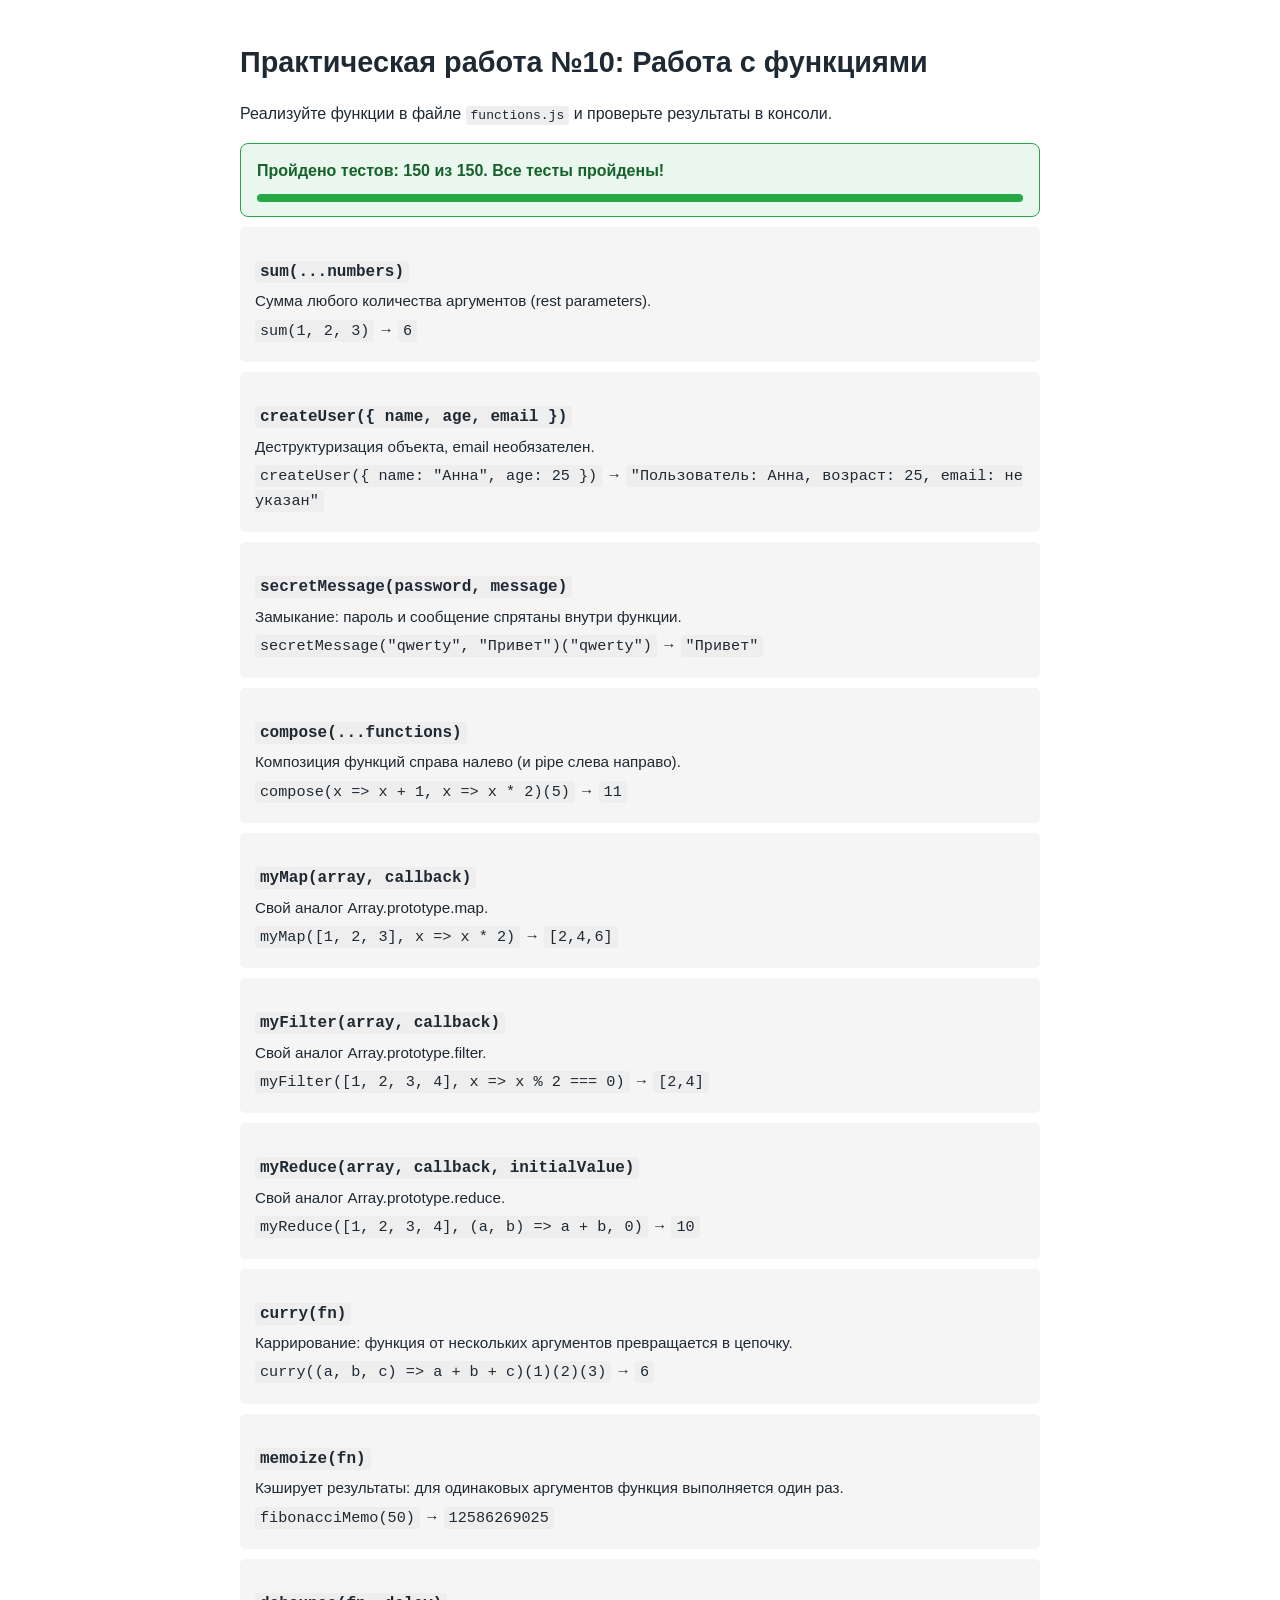
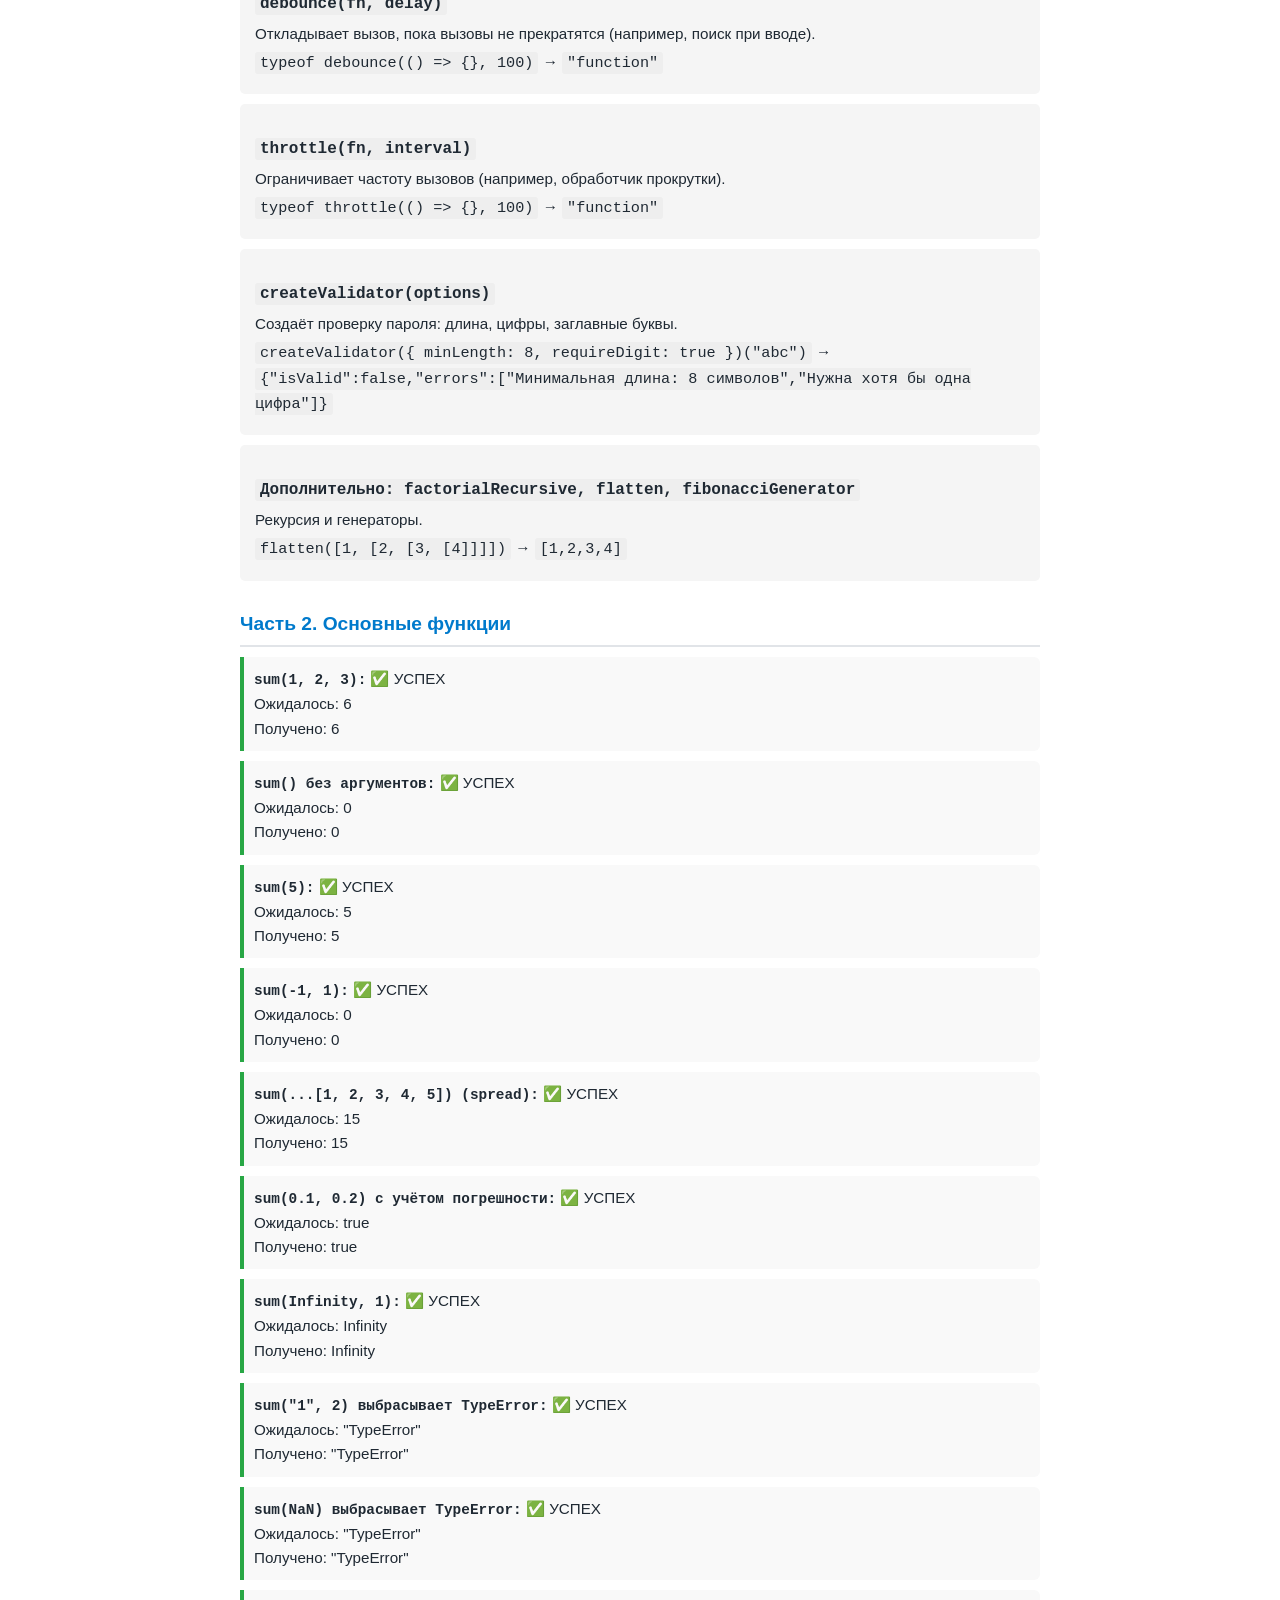
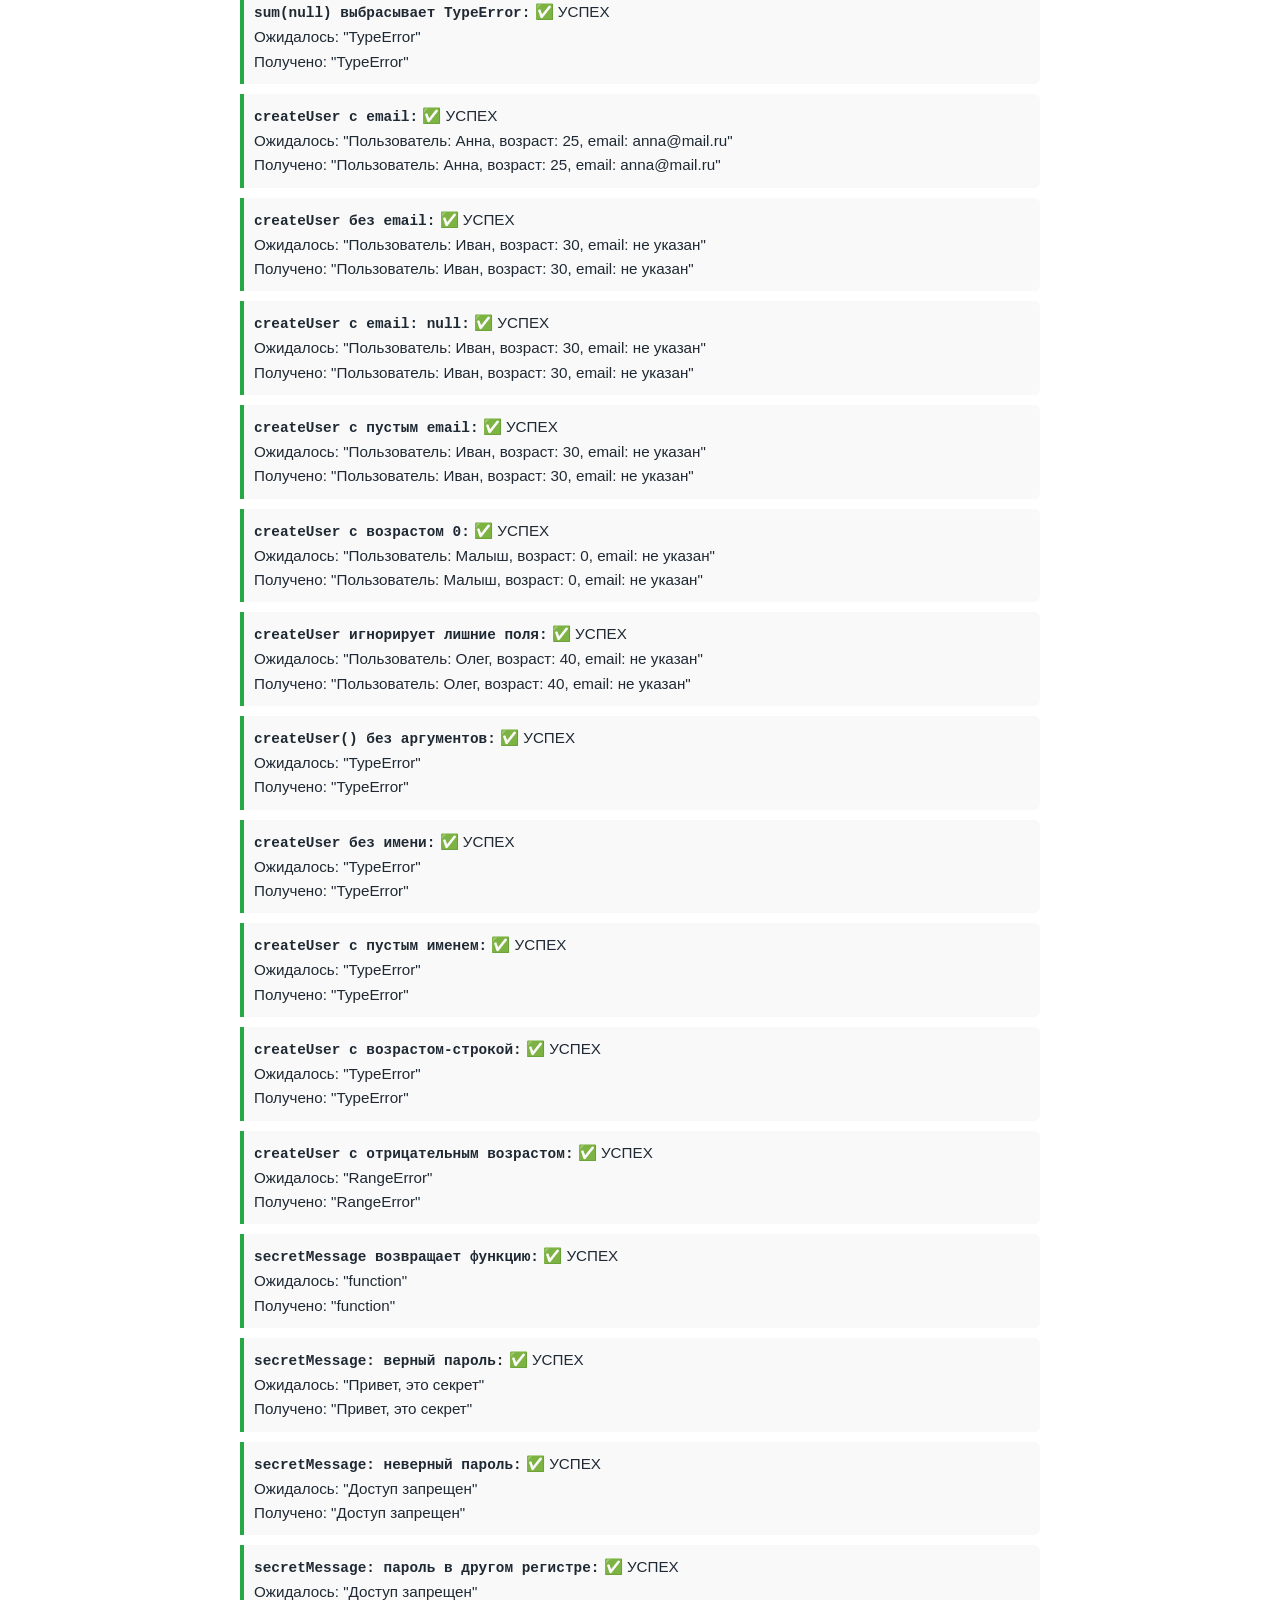
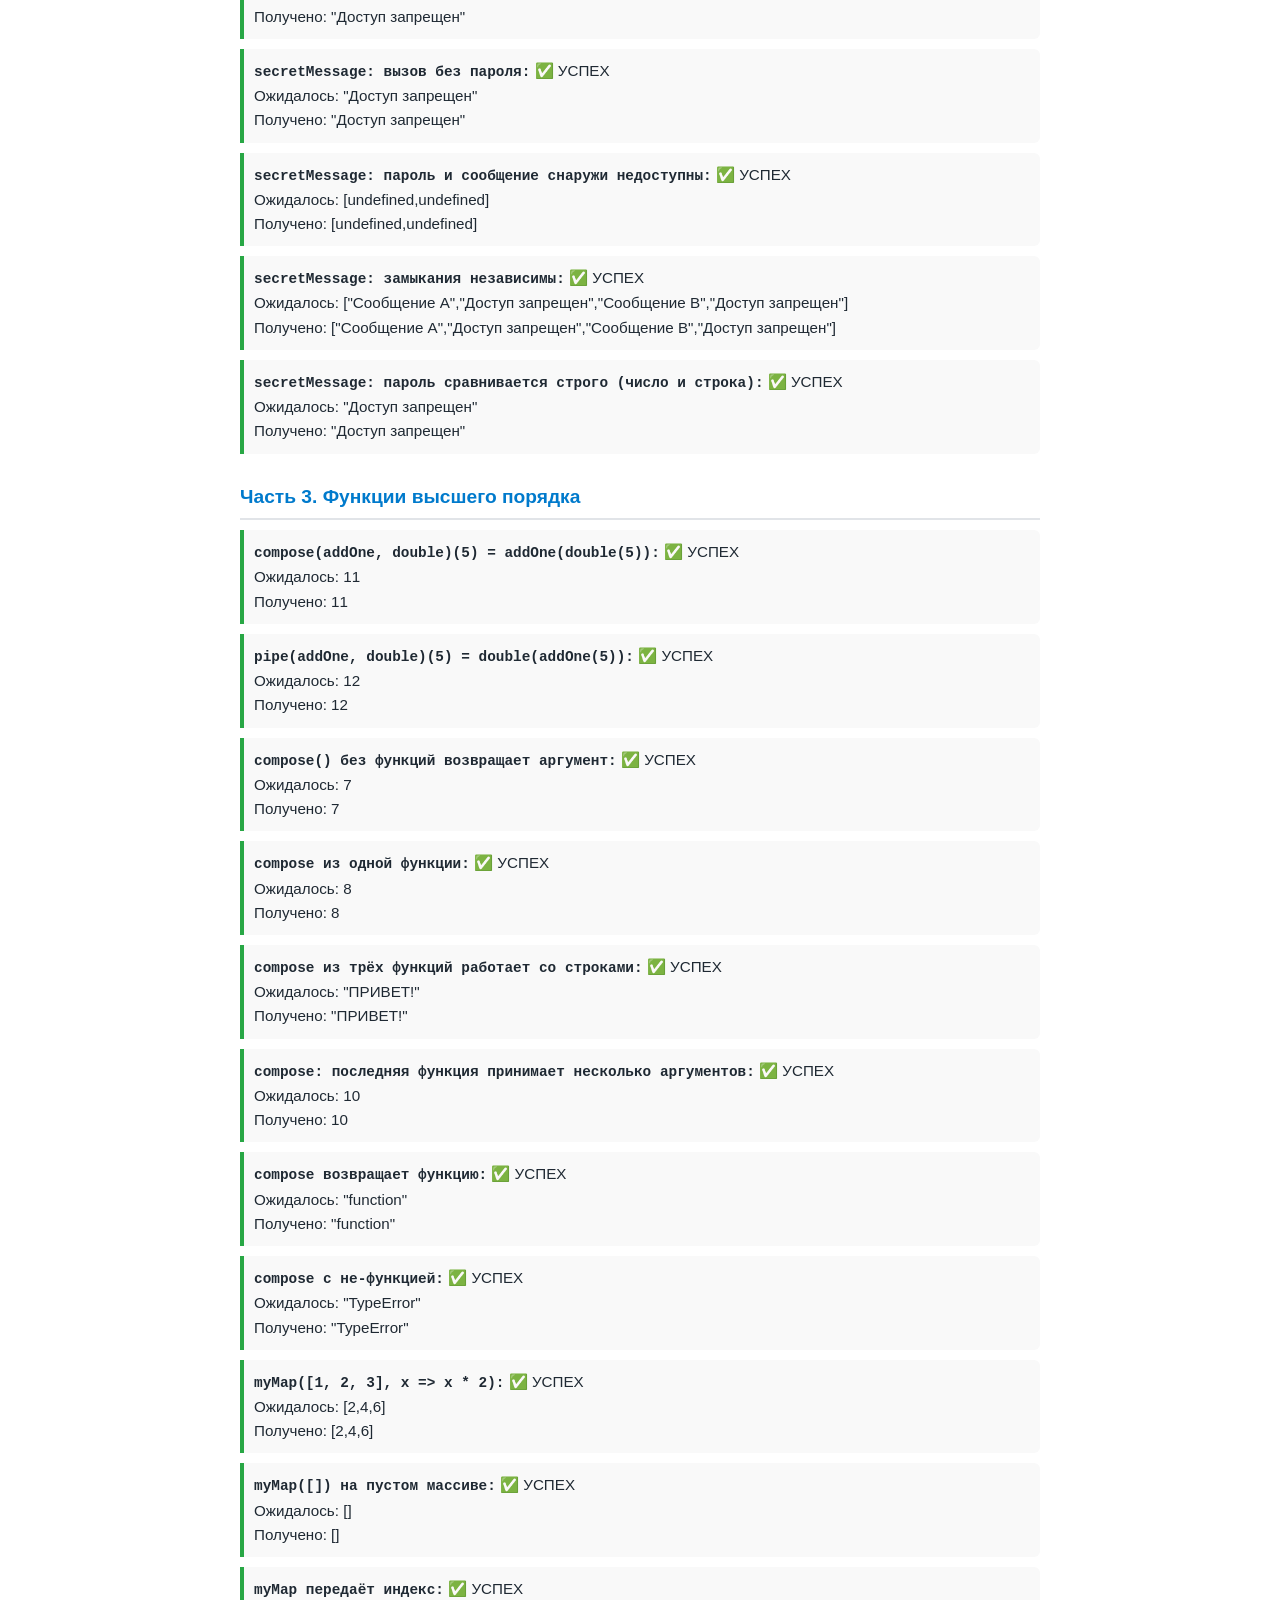
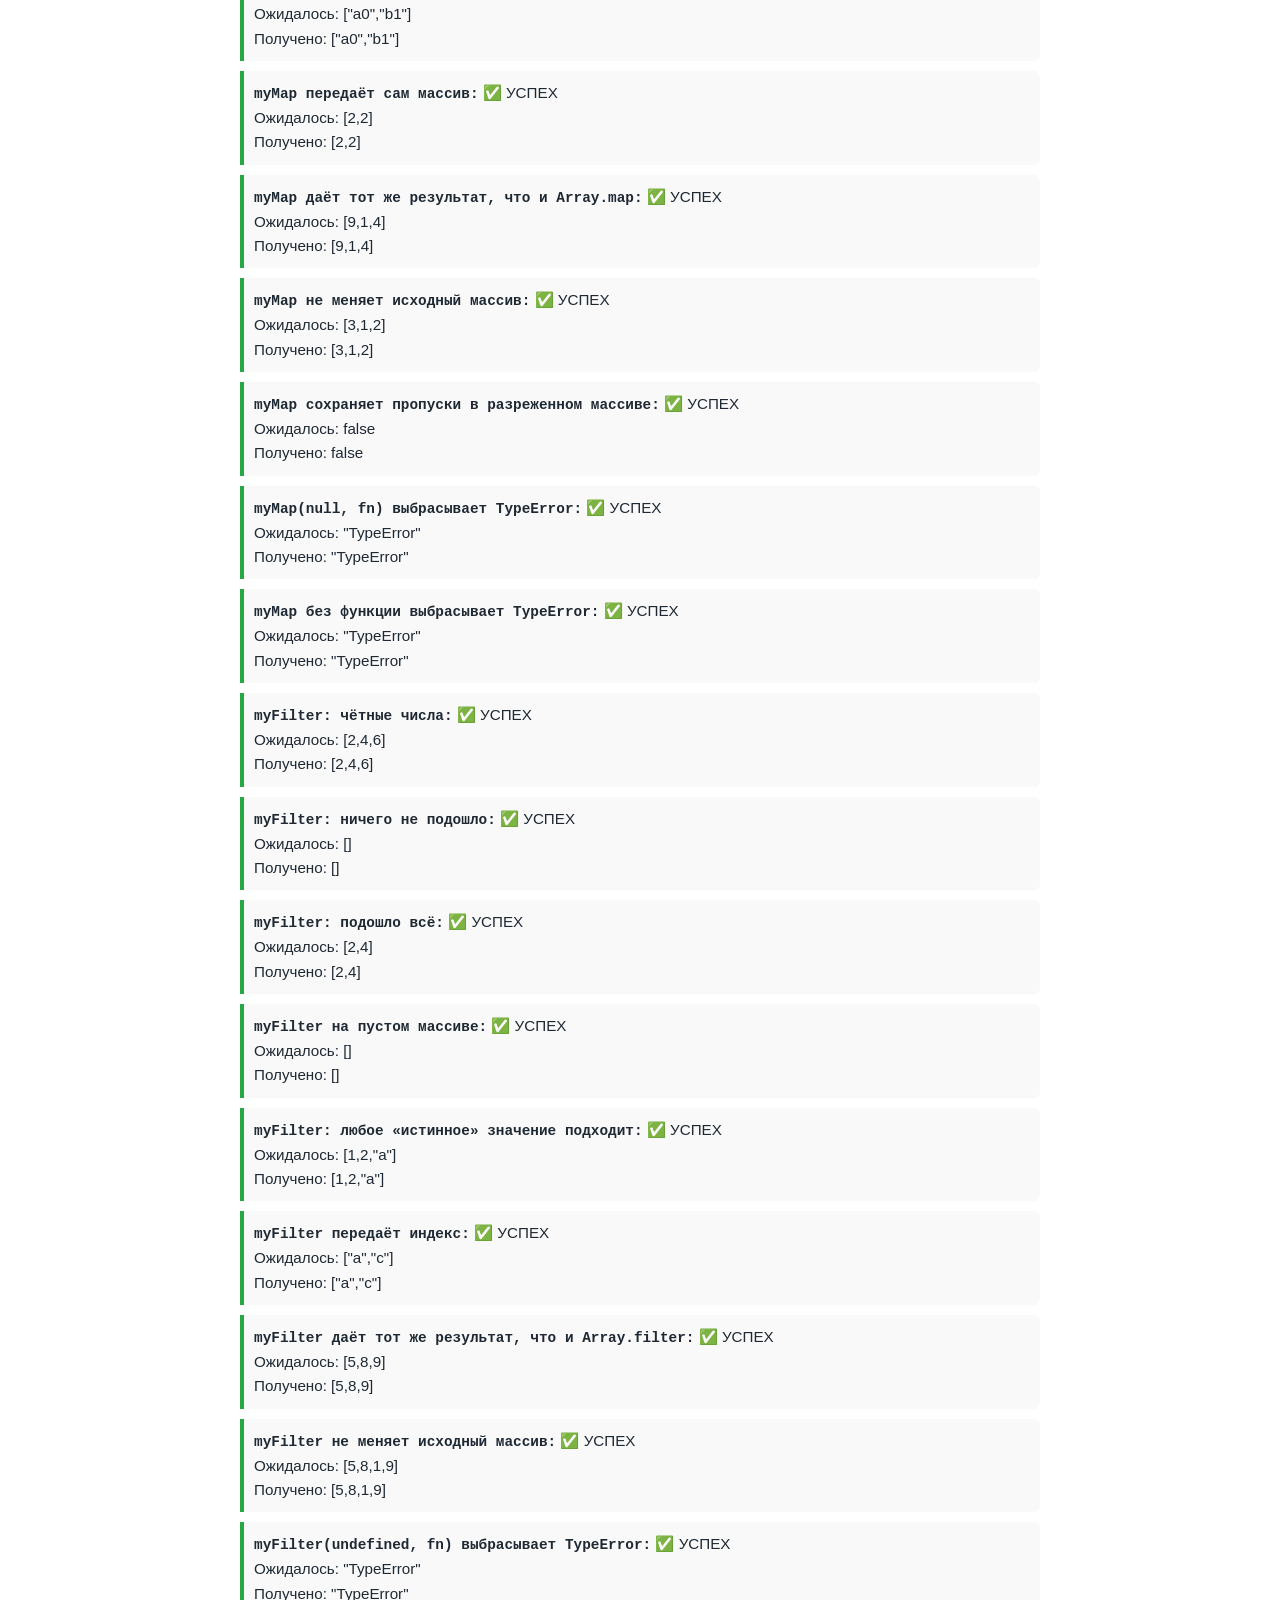
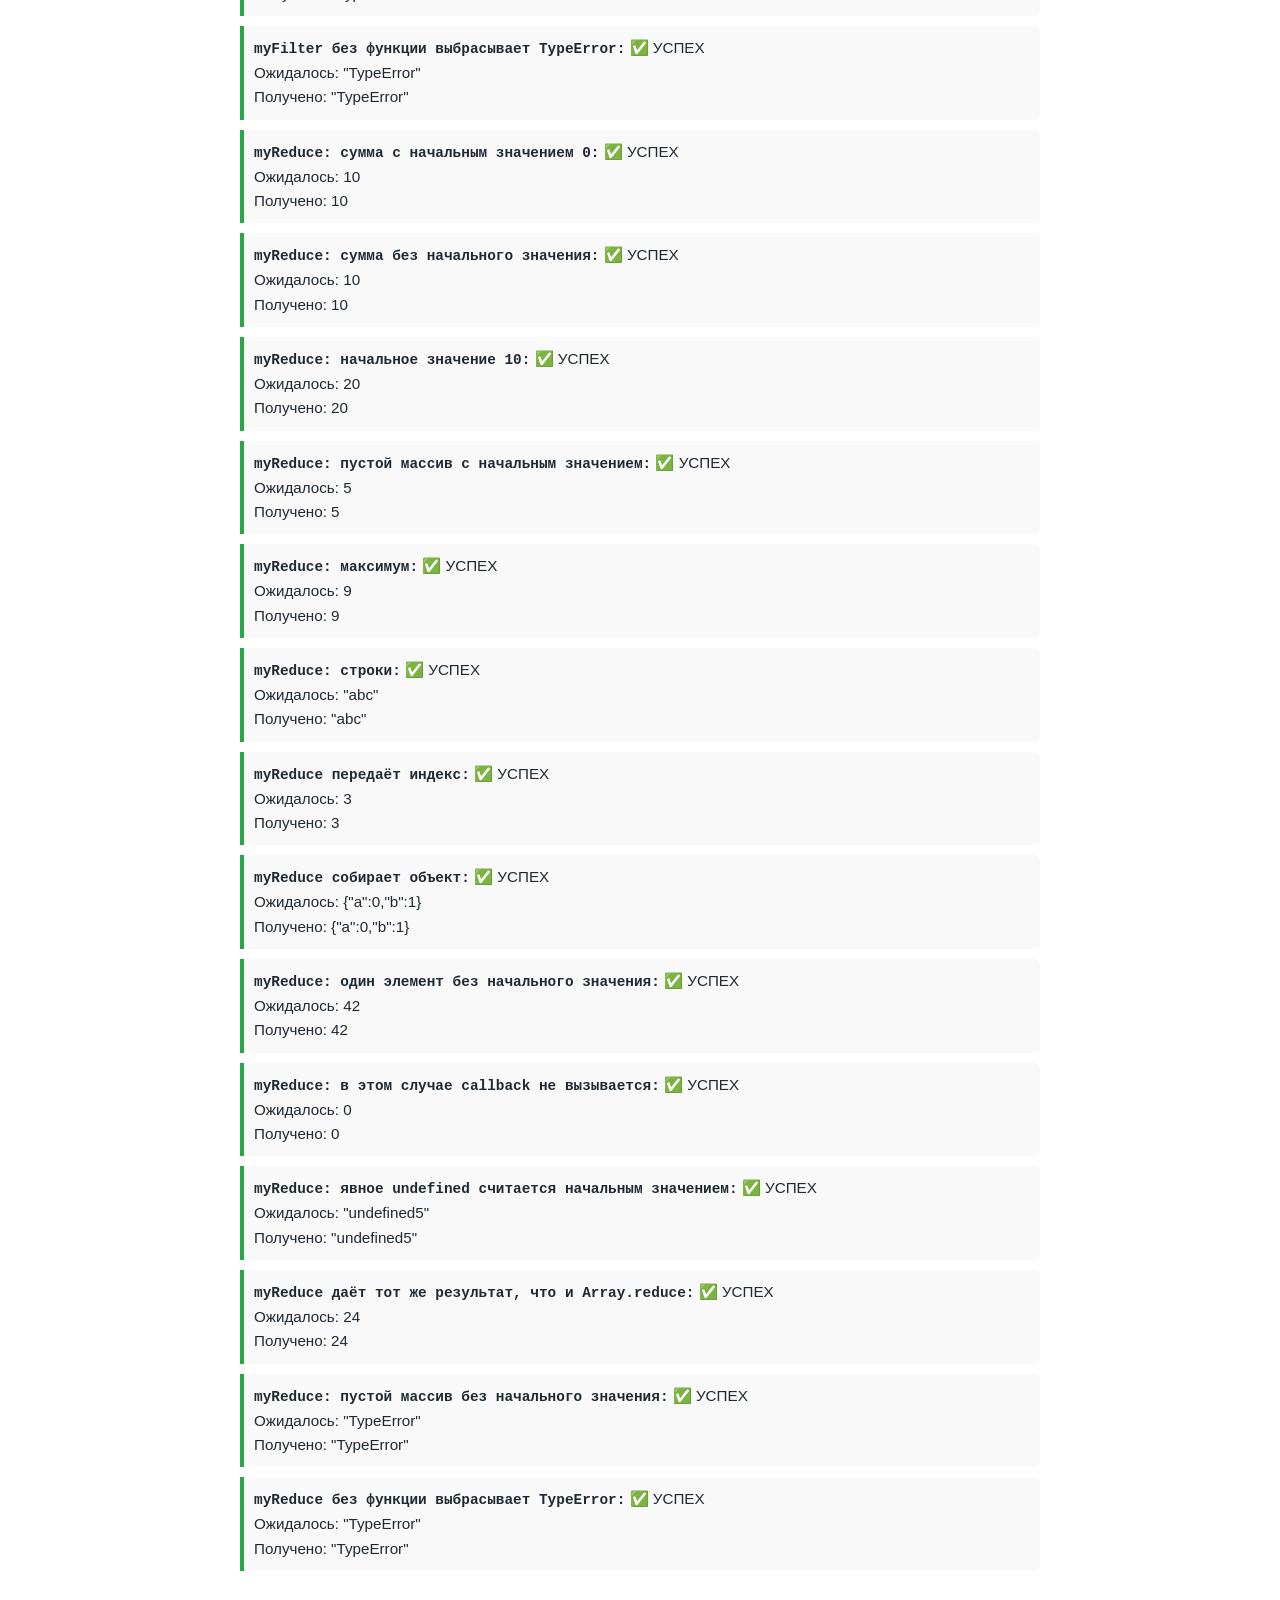
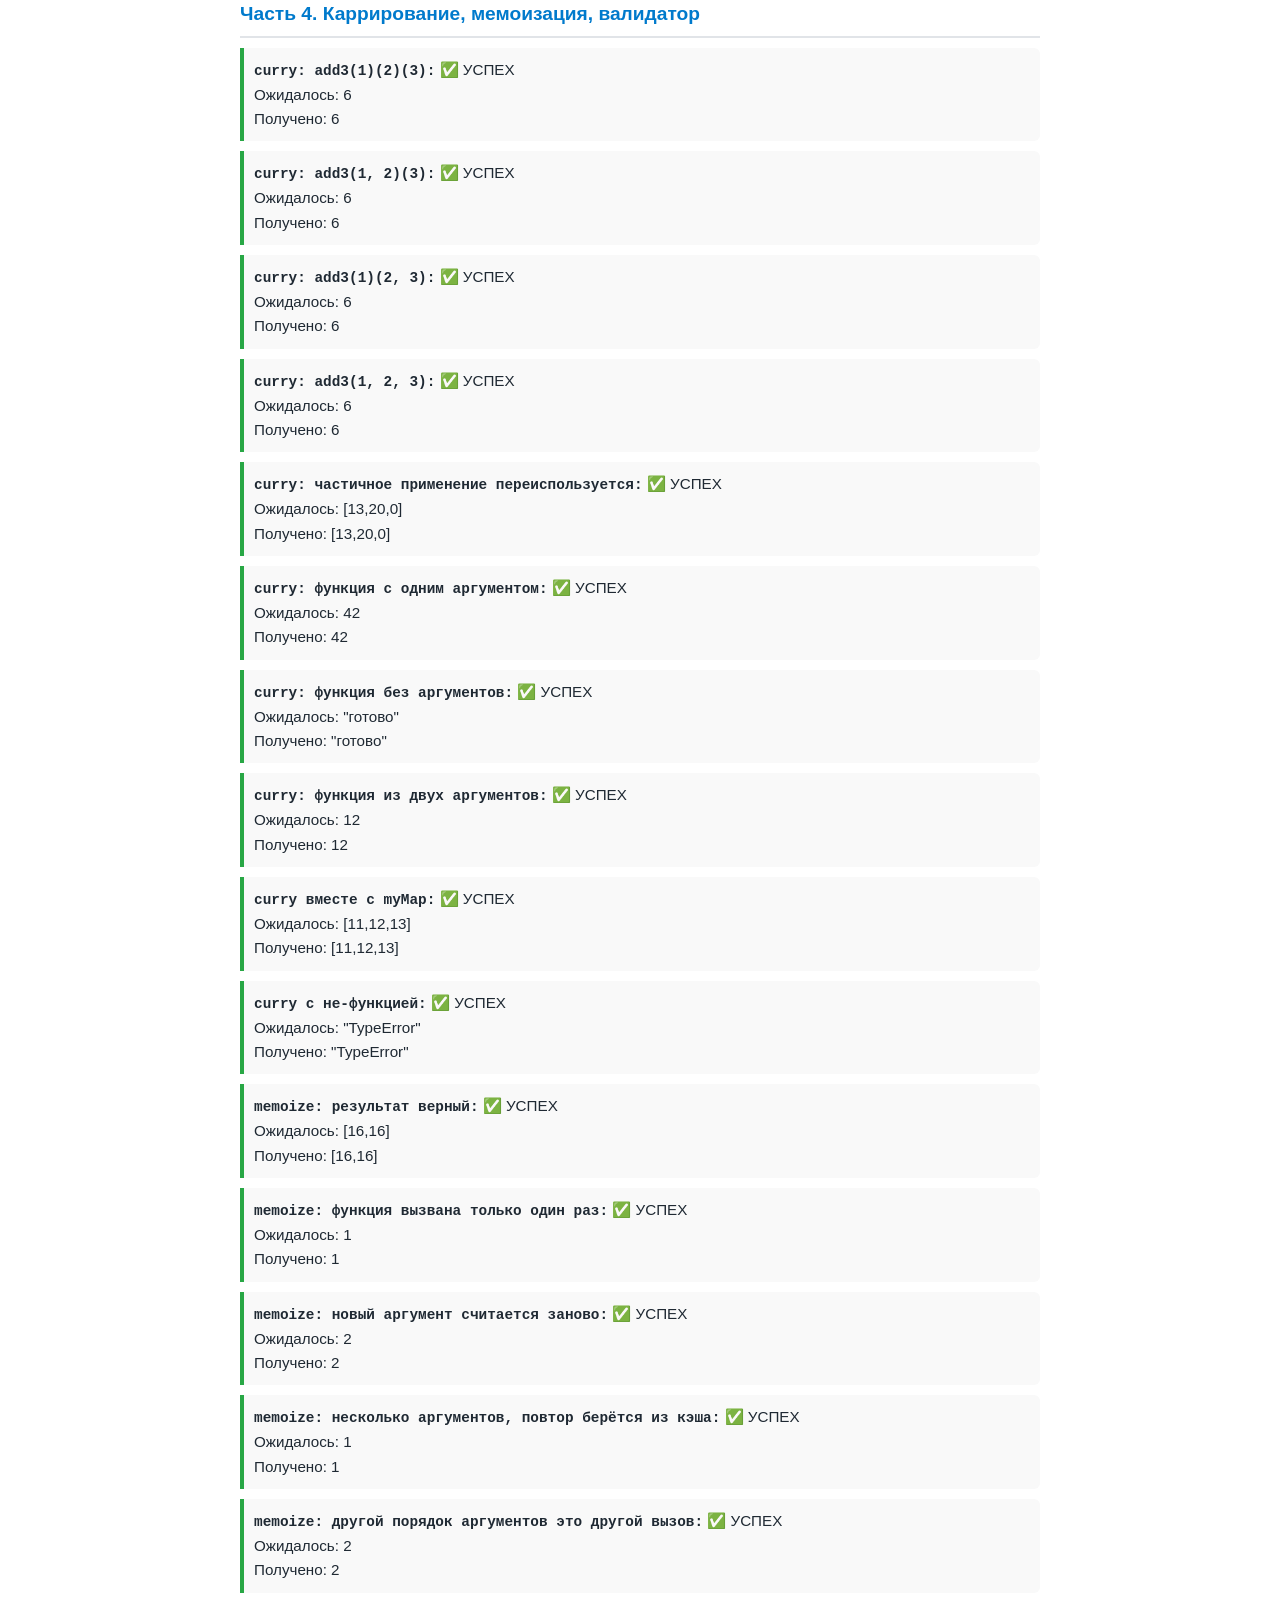
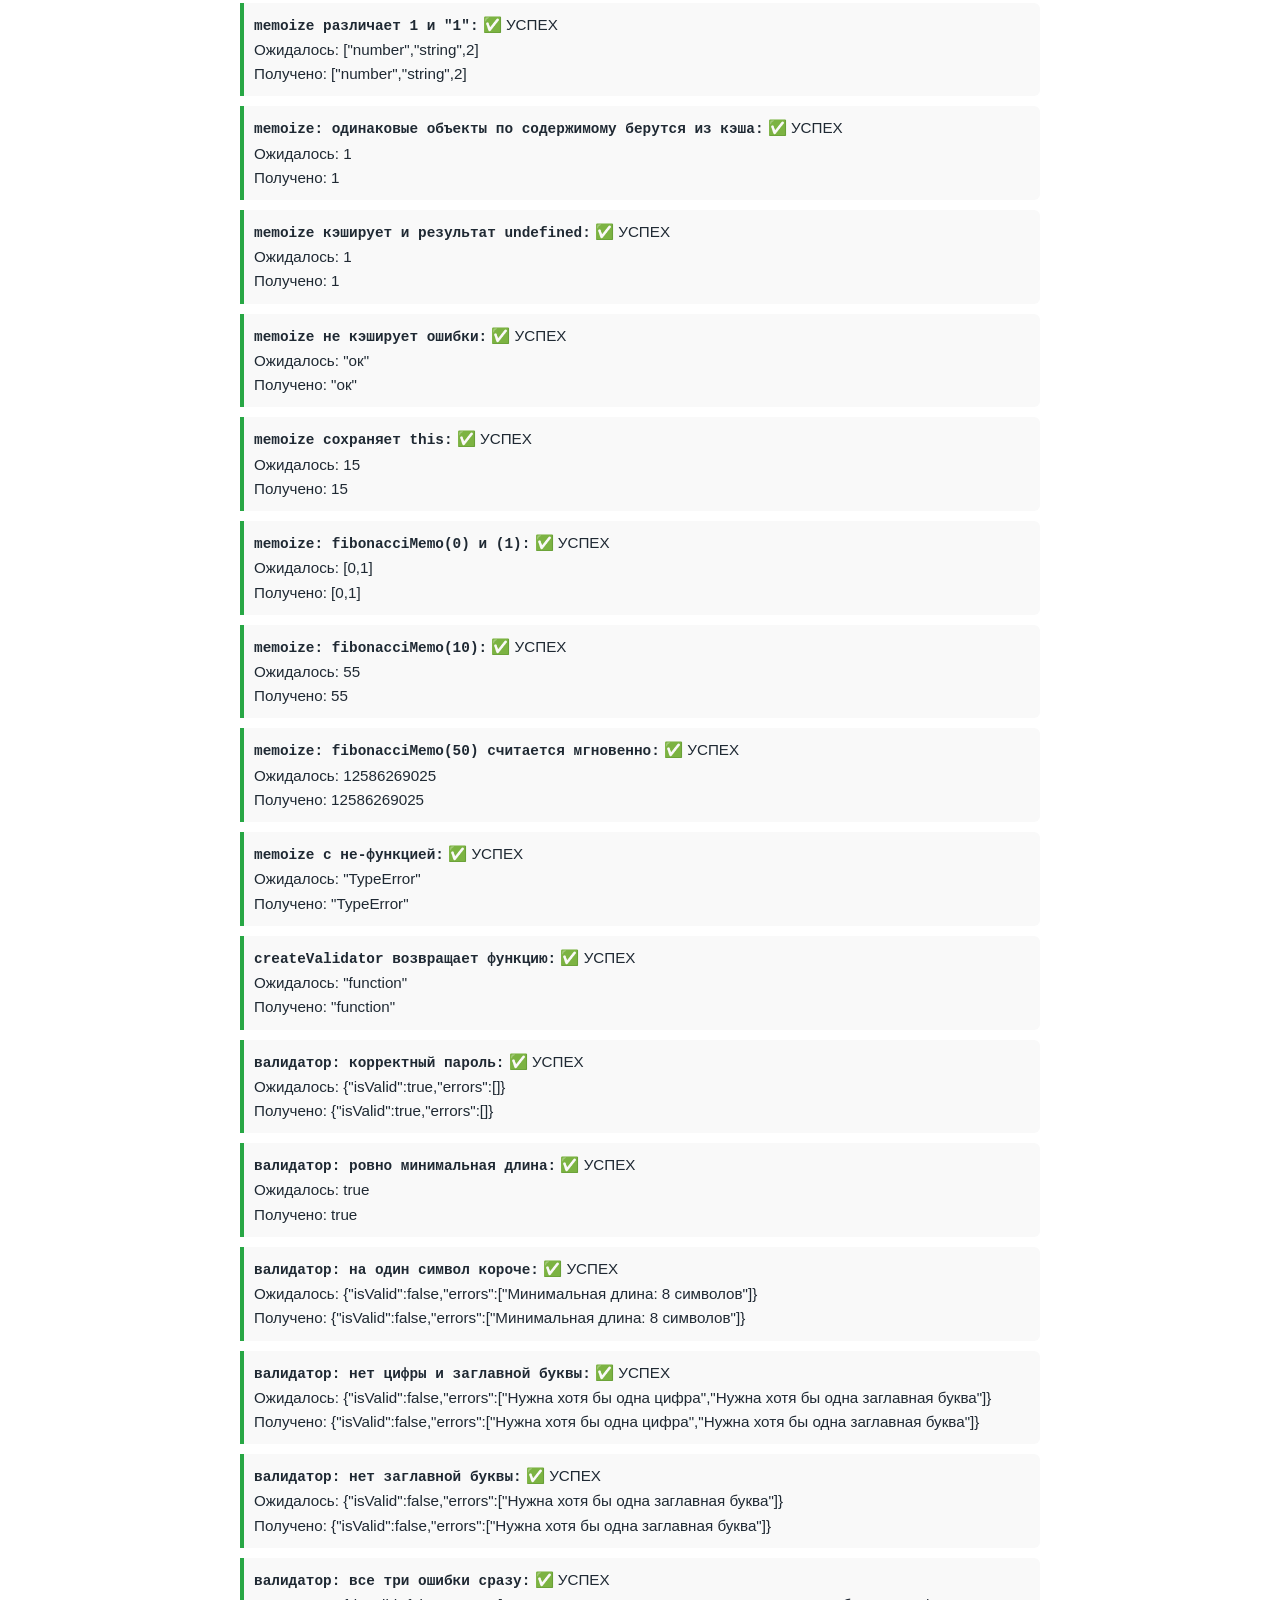
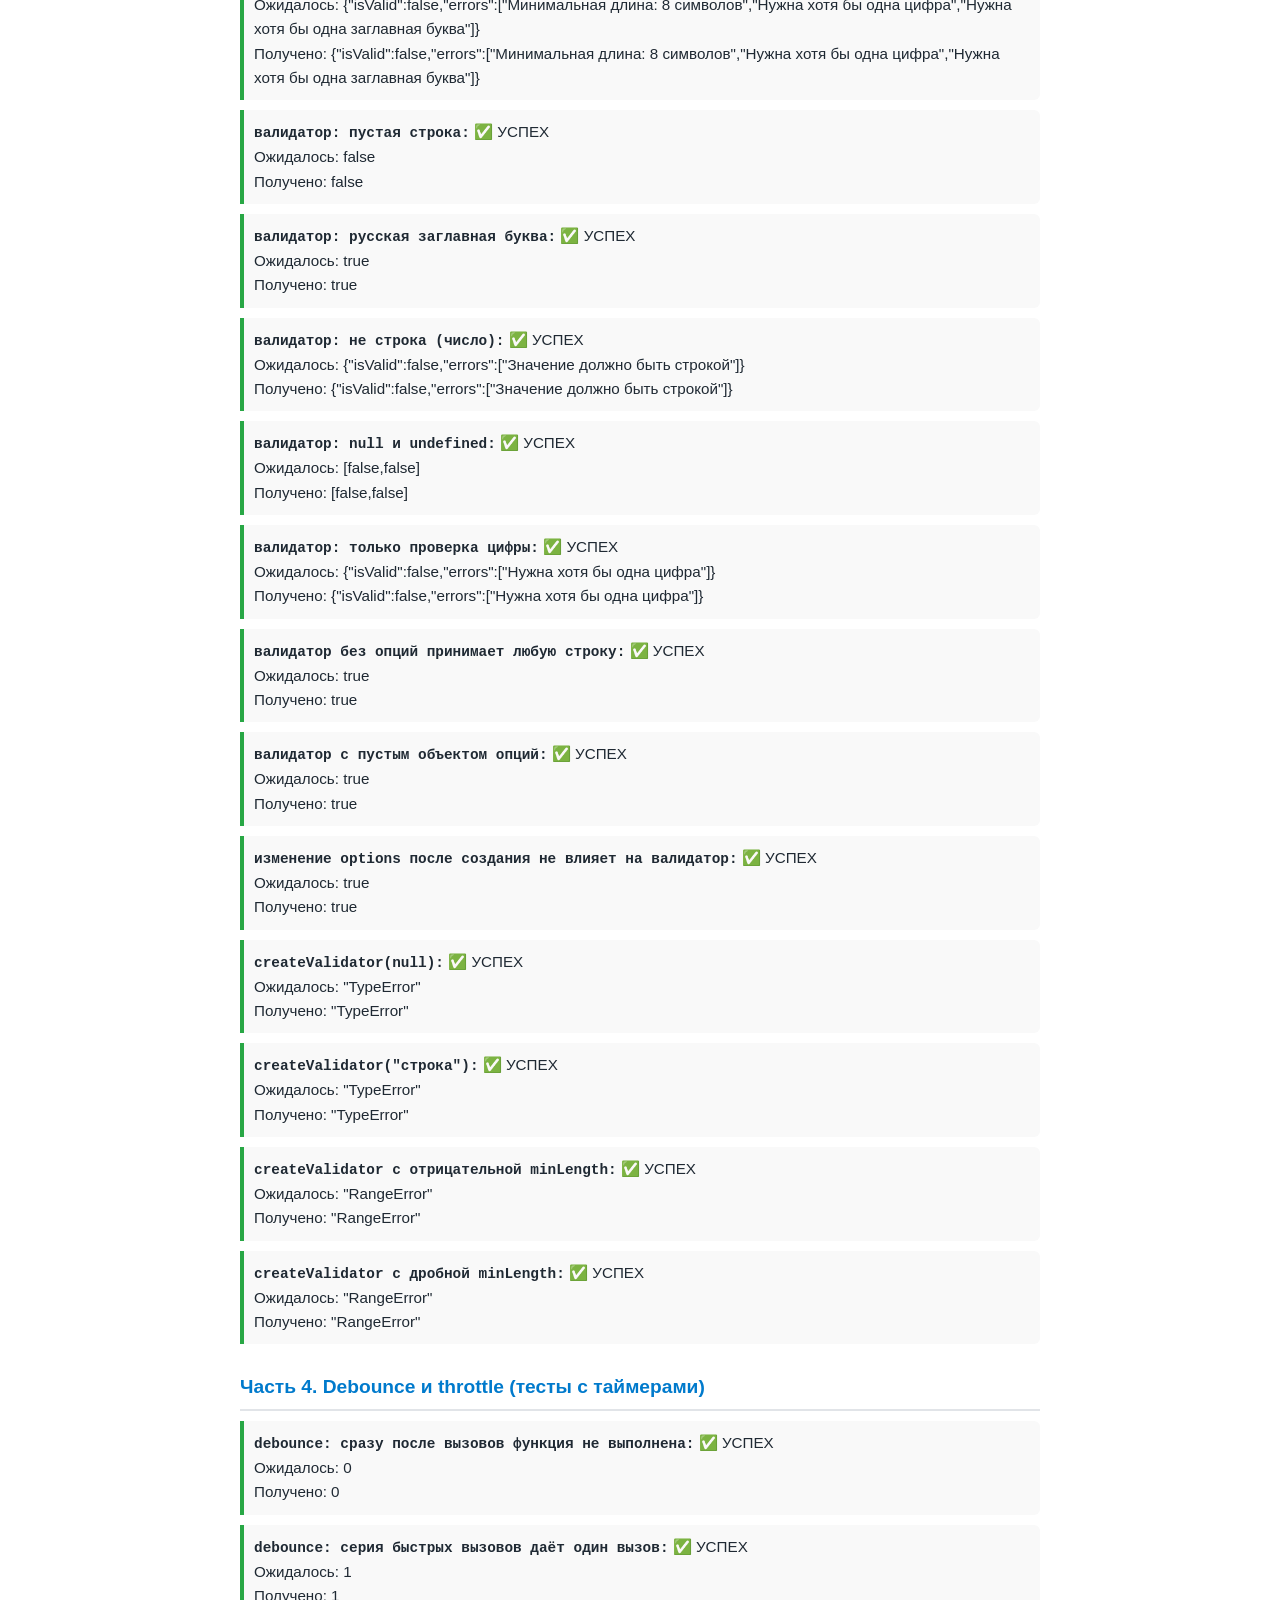
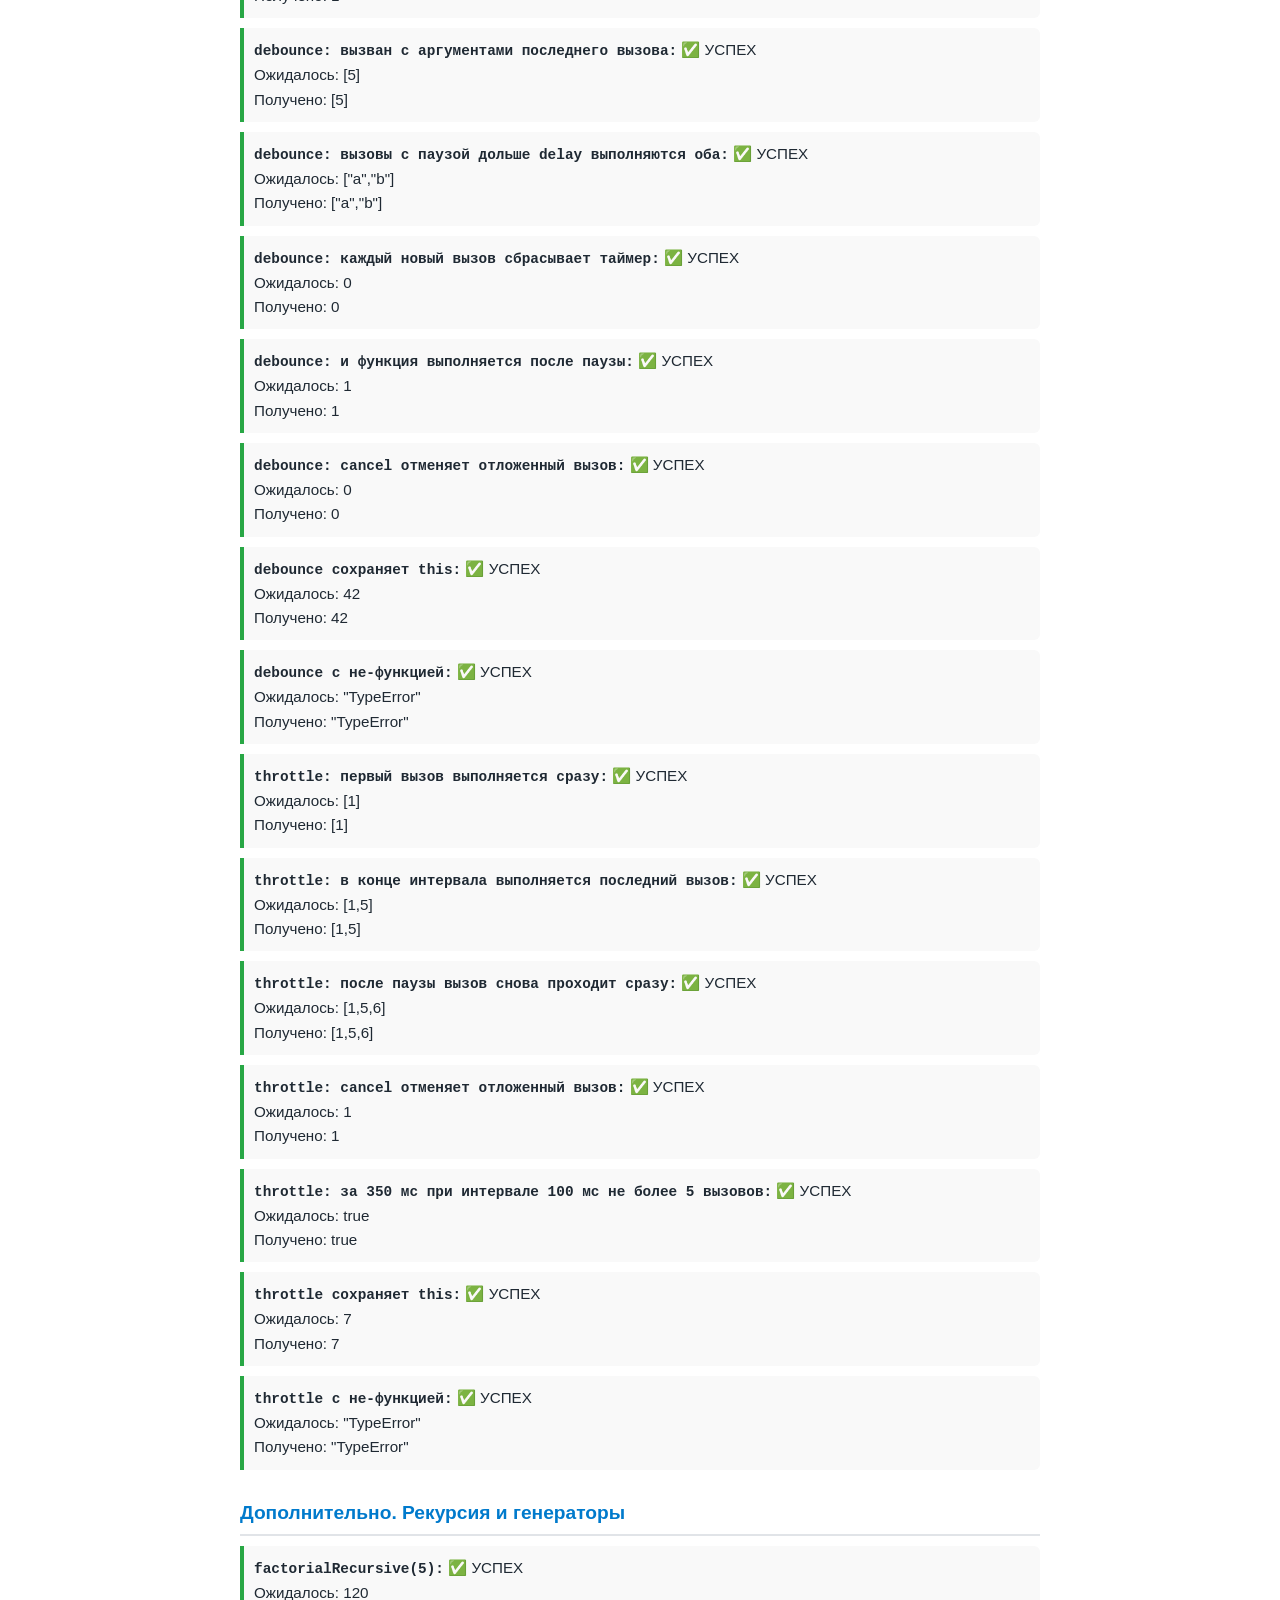
<file: ПР10/index.html>
<!DOCTYPE html>
<html lang="ru">
<head>
    <meta charset="UTF-8">
    <meta name="viewport" content="width=device-width, initial-scale=1.0">
    <title>JavaScript: Работа с функциями</title>
    <style>
        body {
            font-family: Arial, sans-serif;
            max-width: 800px;
            margin: 0 auto;
            padding: 20px;
            line-height: 1.6;
        }
        .task {
            background: #f5f5f5;
            padding: 15px;
            margin: 10px 0;
            border-radius: 5px;
        }
        .test-result {
            margin: 10px 0;
            padding: 10px;
            border-left: 4px solid #007acc;
            background: #f9f9f9;
        }
        .success { border-color: #28a745; }
        .error { border-color: #dc3545; }
        code { background: #eee; padding: 2px 5px; border-radius: 3px; }
    </style>
    <!-- Необязательные дополнительные стили -->
    <link rel="stylesheet" href="style.css">
</head>
<body>
    <h1>Практическая работа №10: Работа с функциями</h1>
    <p>Реализуйте функции в файле <code>functions.js</code> и проверьте результаты в консоли.</p>

    <div id="summary" aria-live="polite"></div>
    <div id="tasksInfo"></div>
    <div id="testResults"></div>

    <script src="functions.js"></script>
    <script src="tests.js"></script>
</body>
</html>
</file>
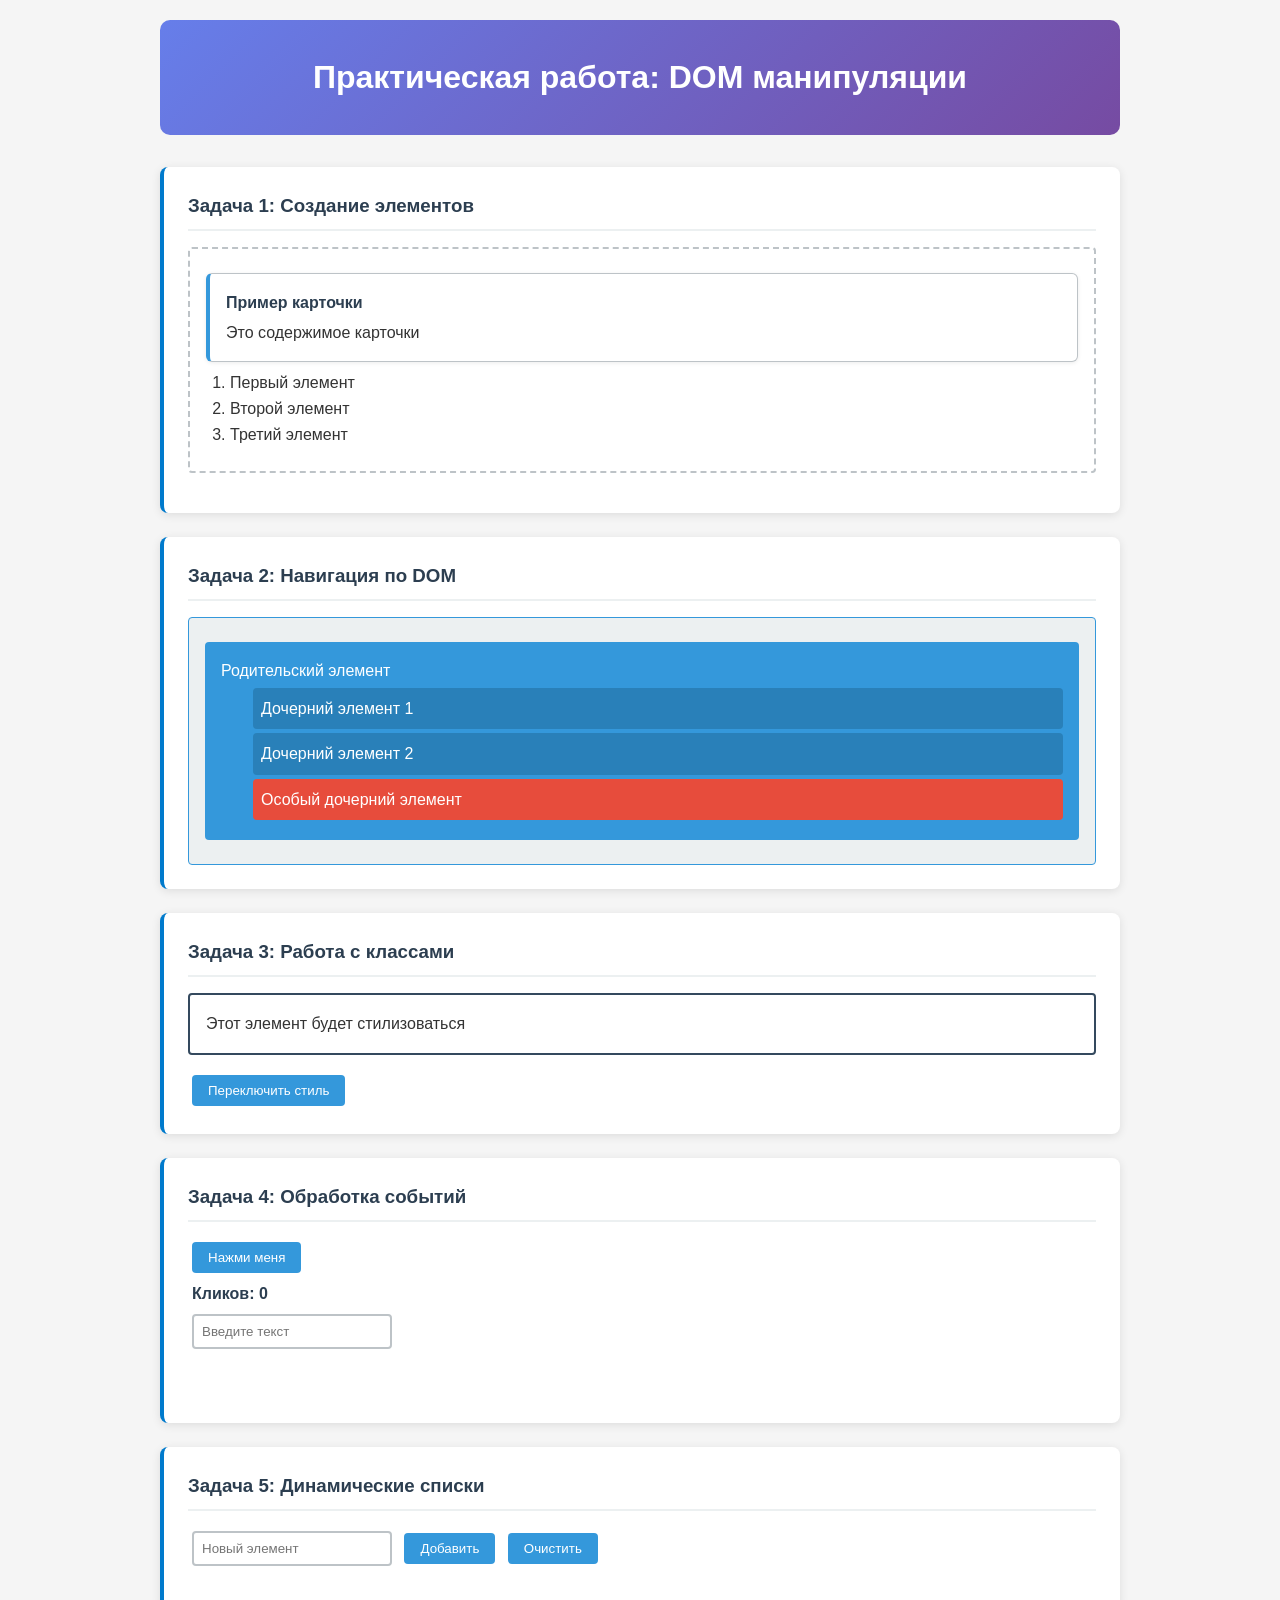
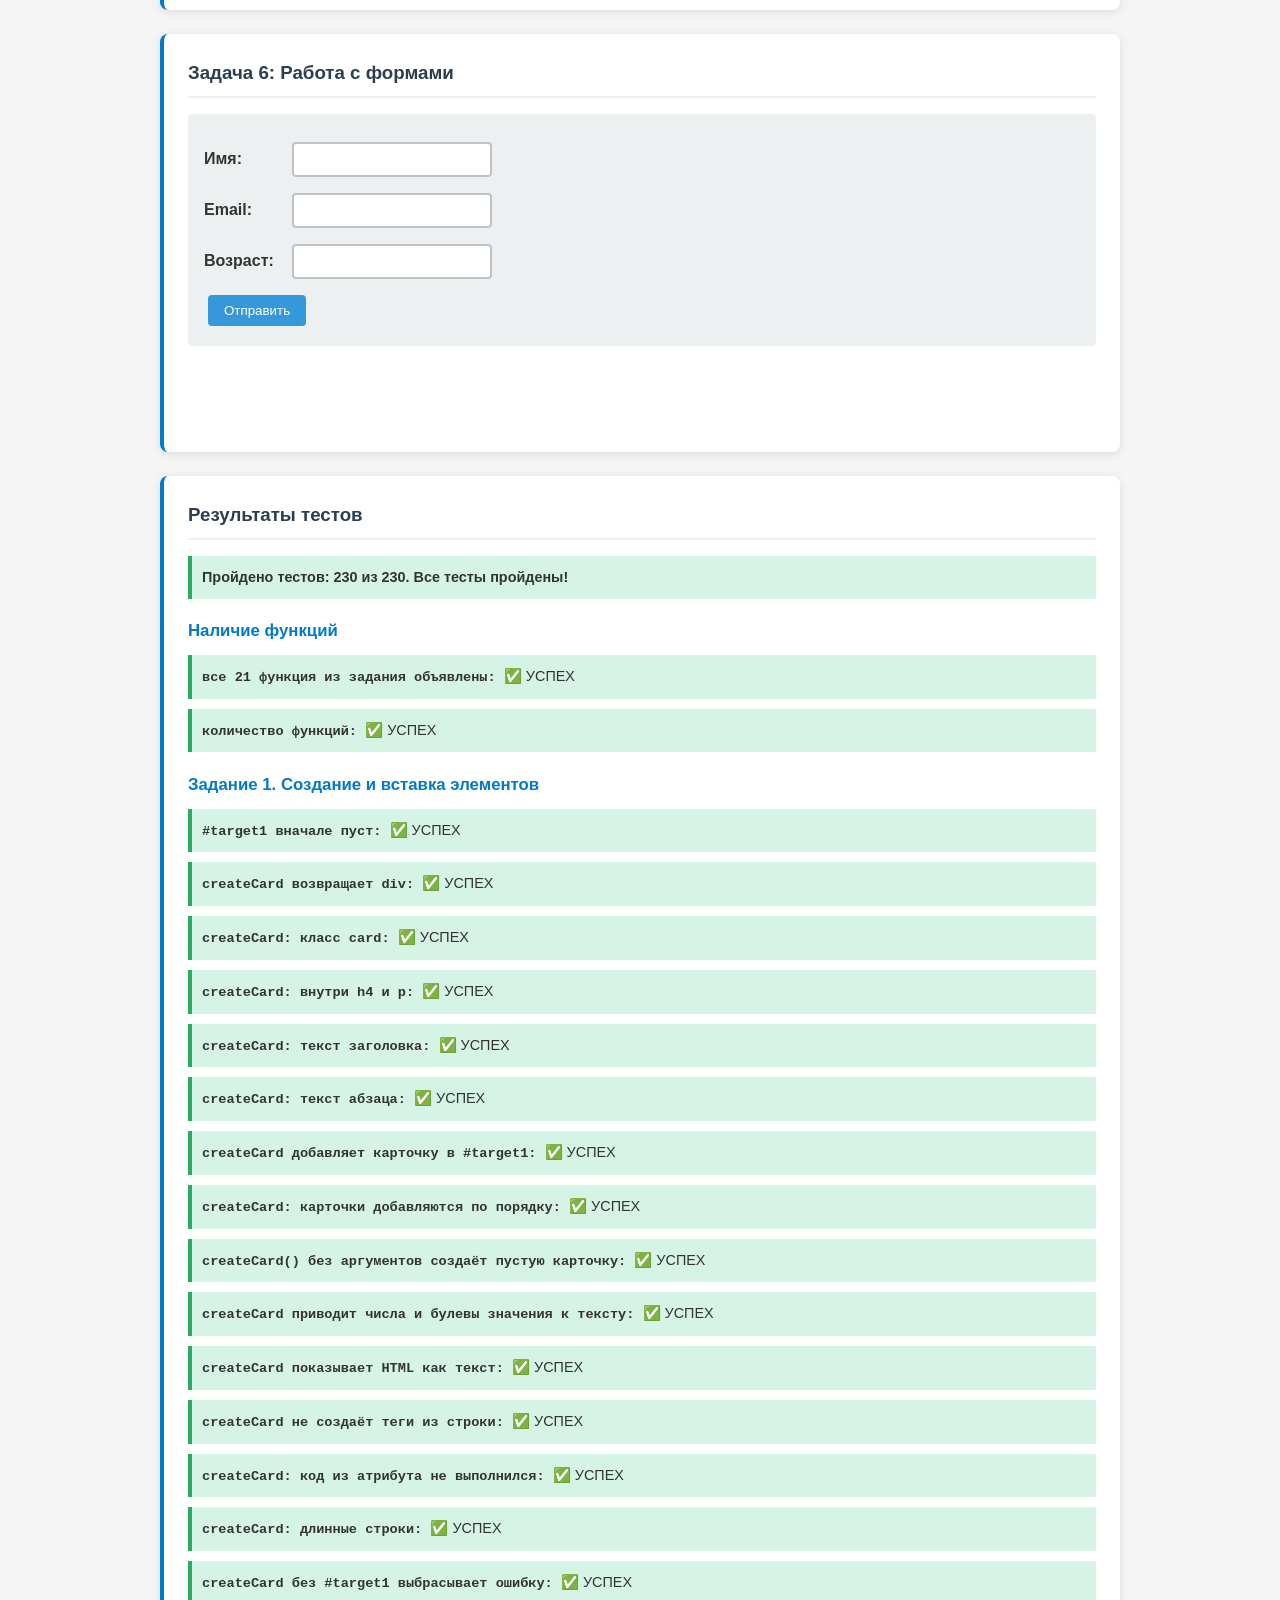
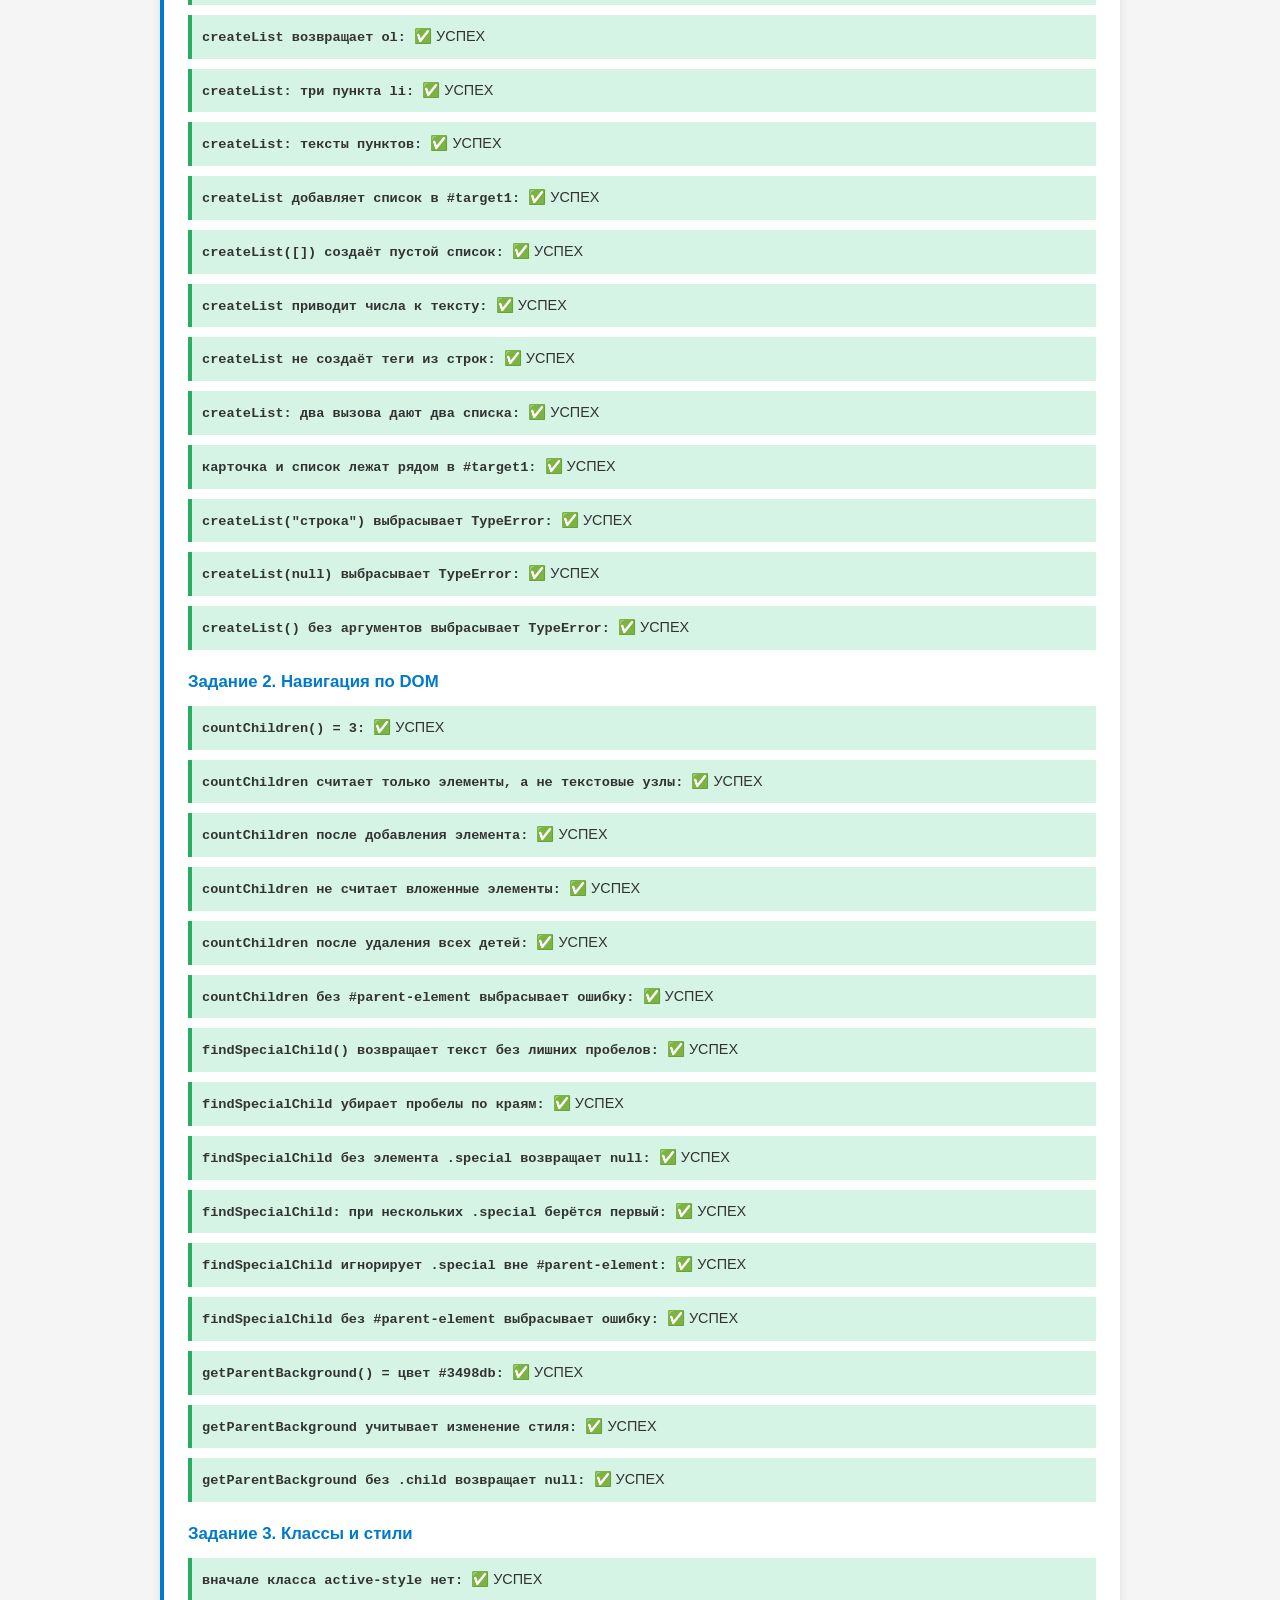
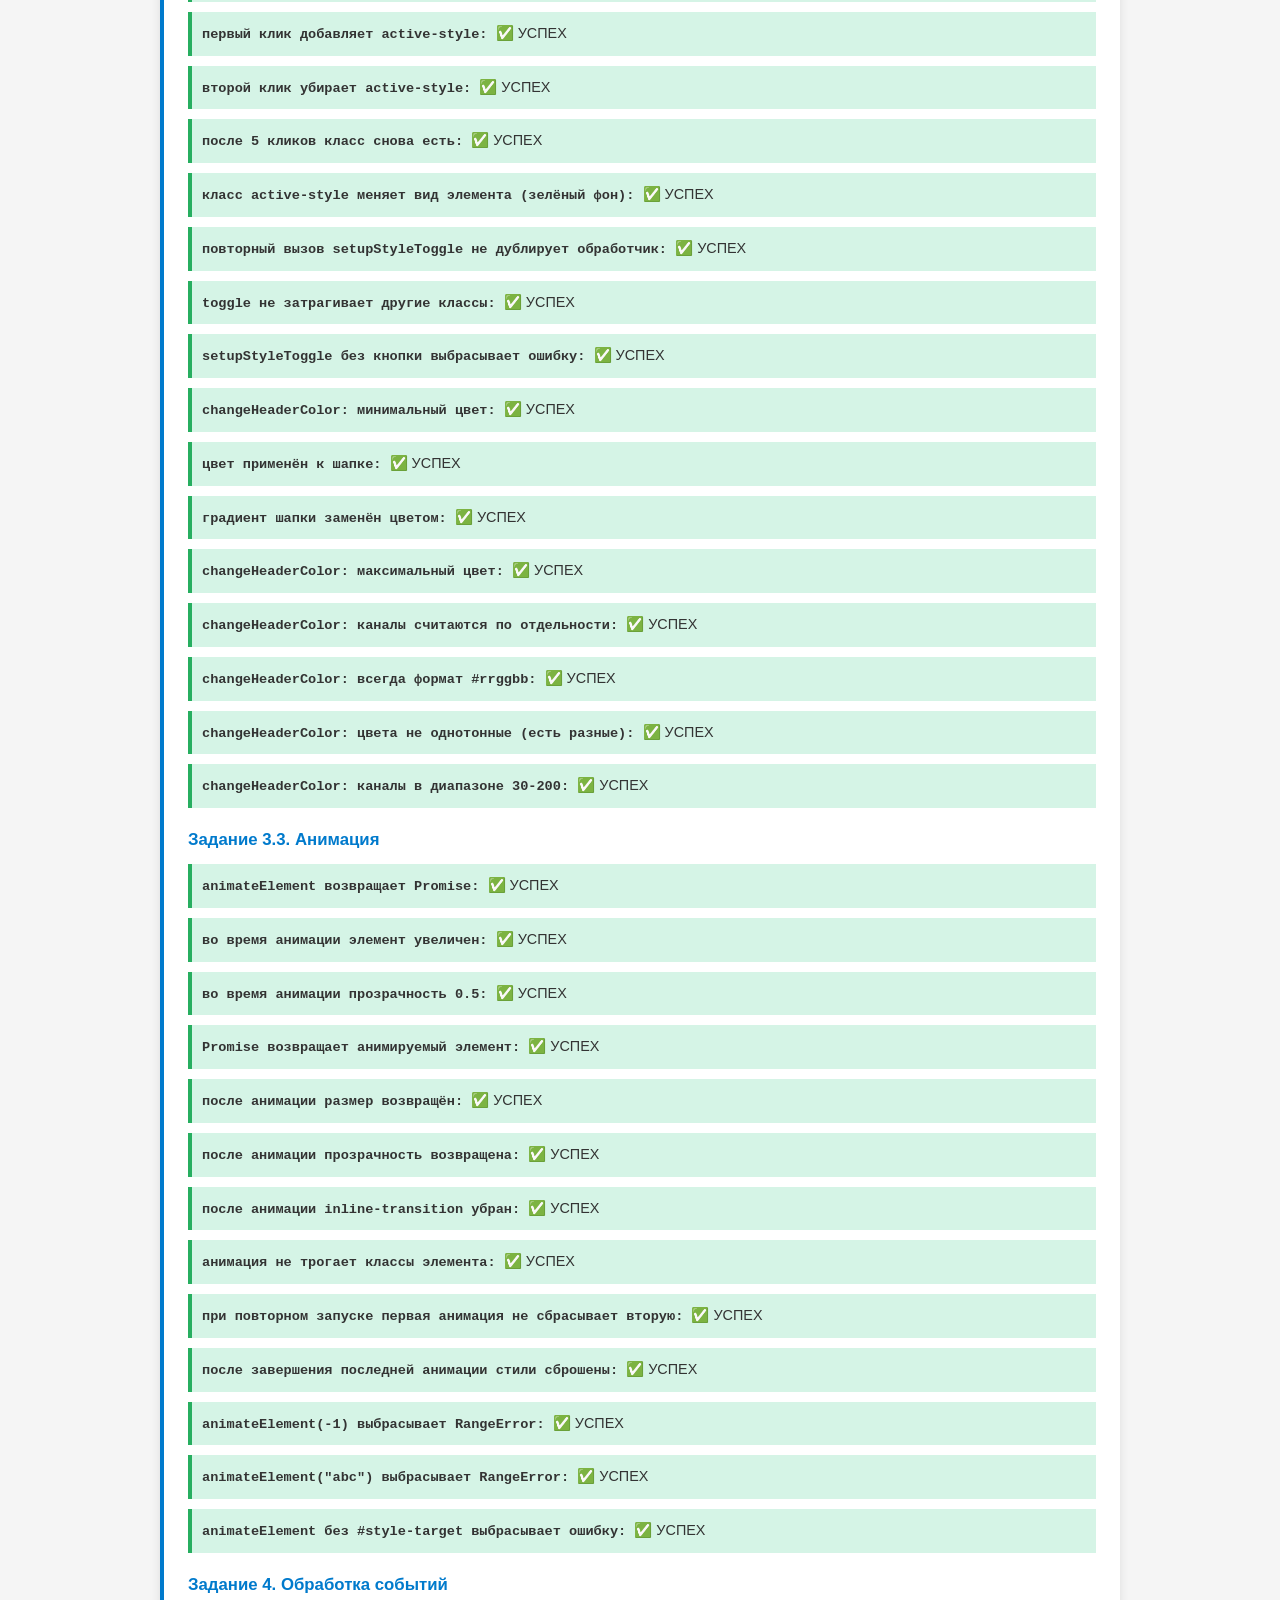
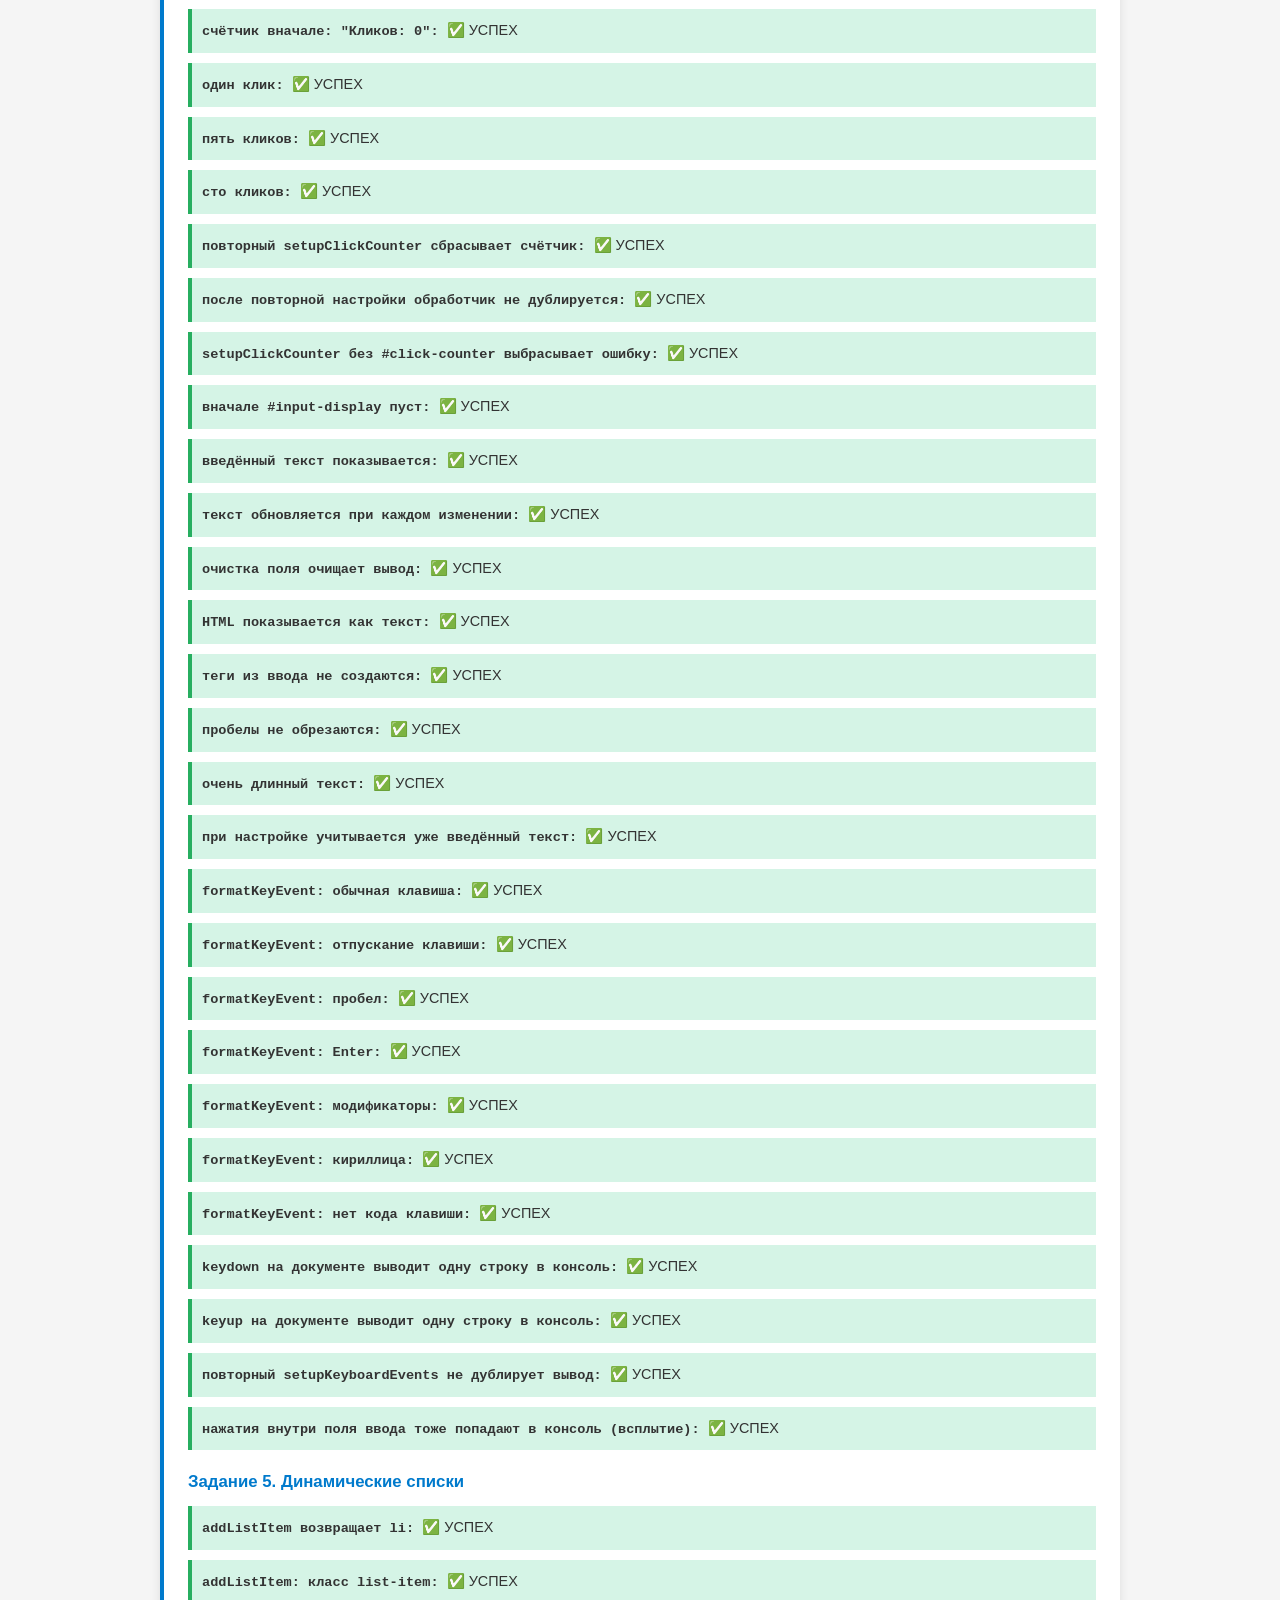
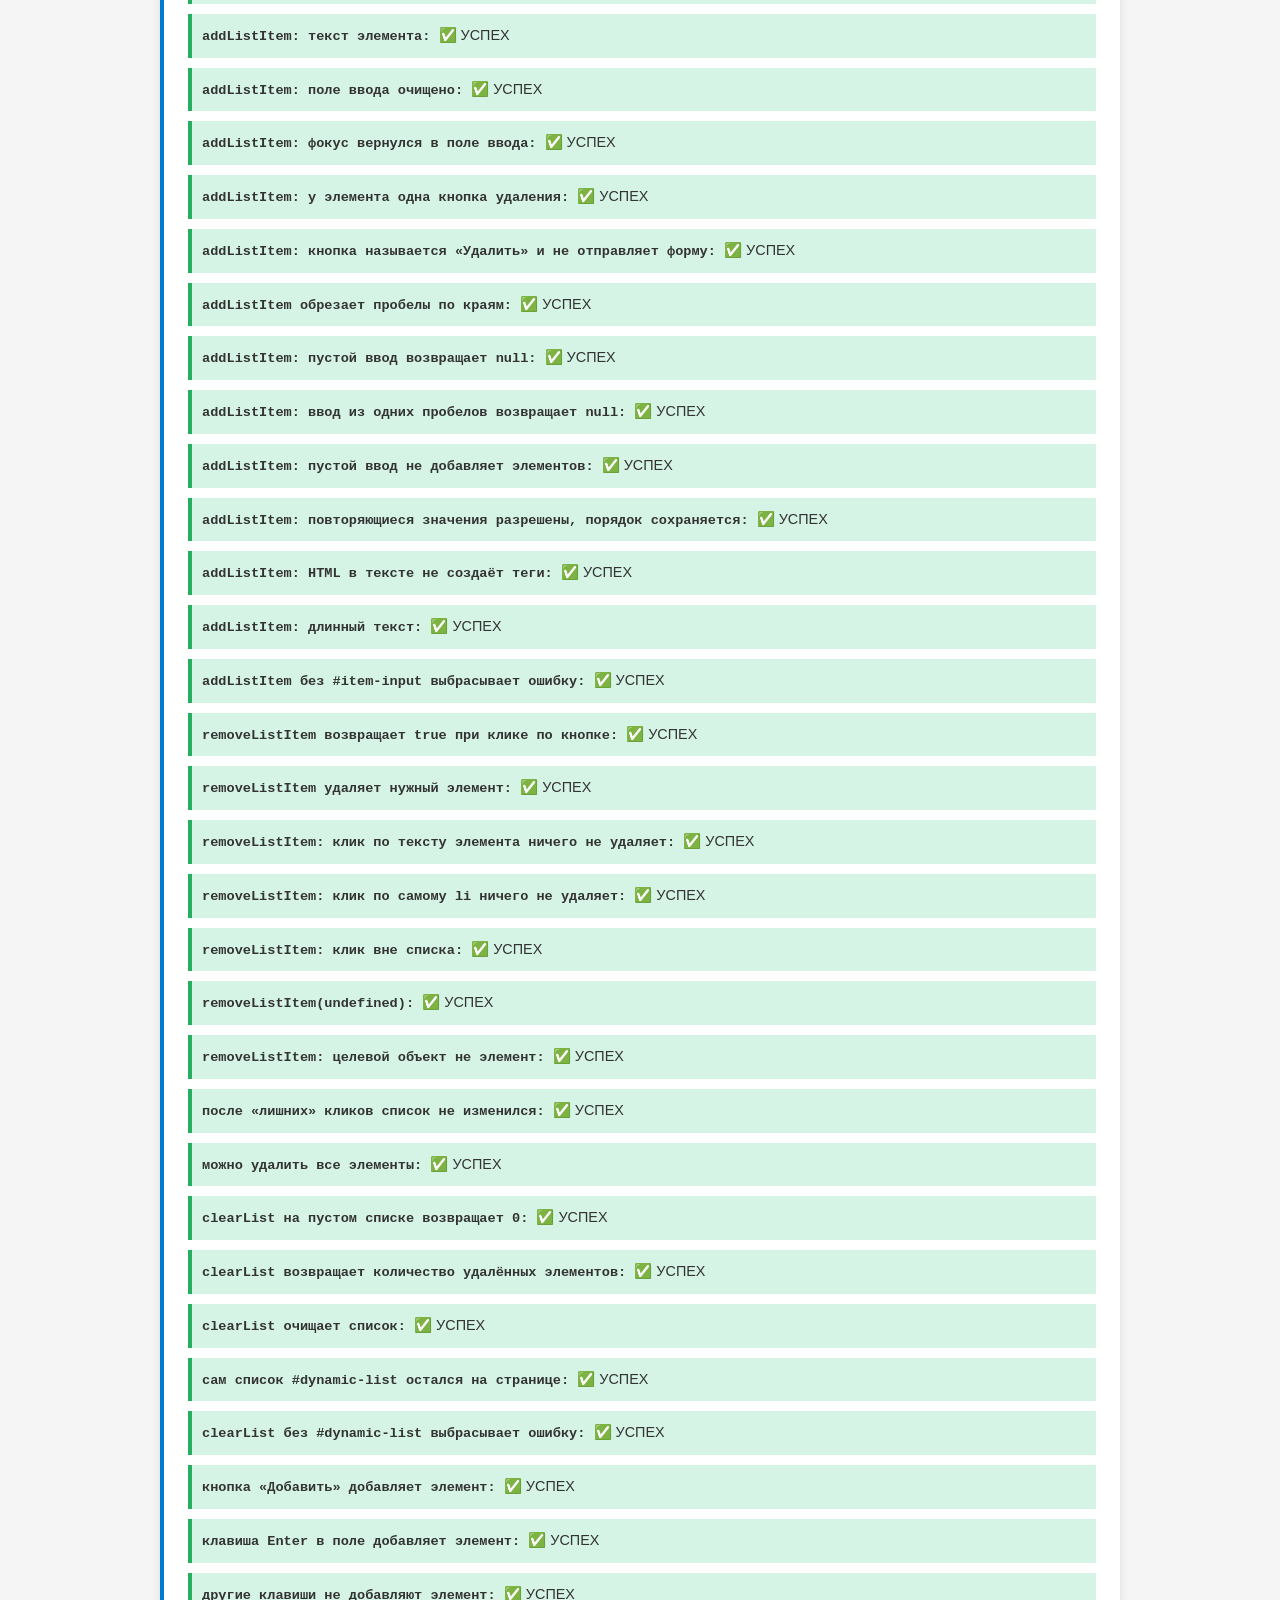
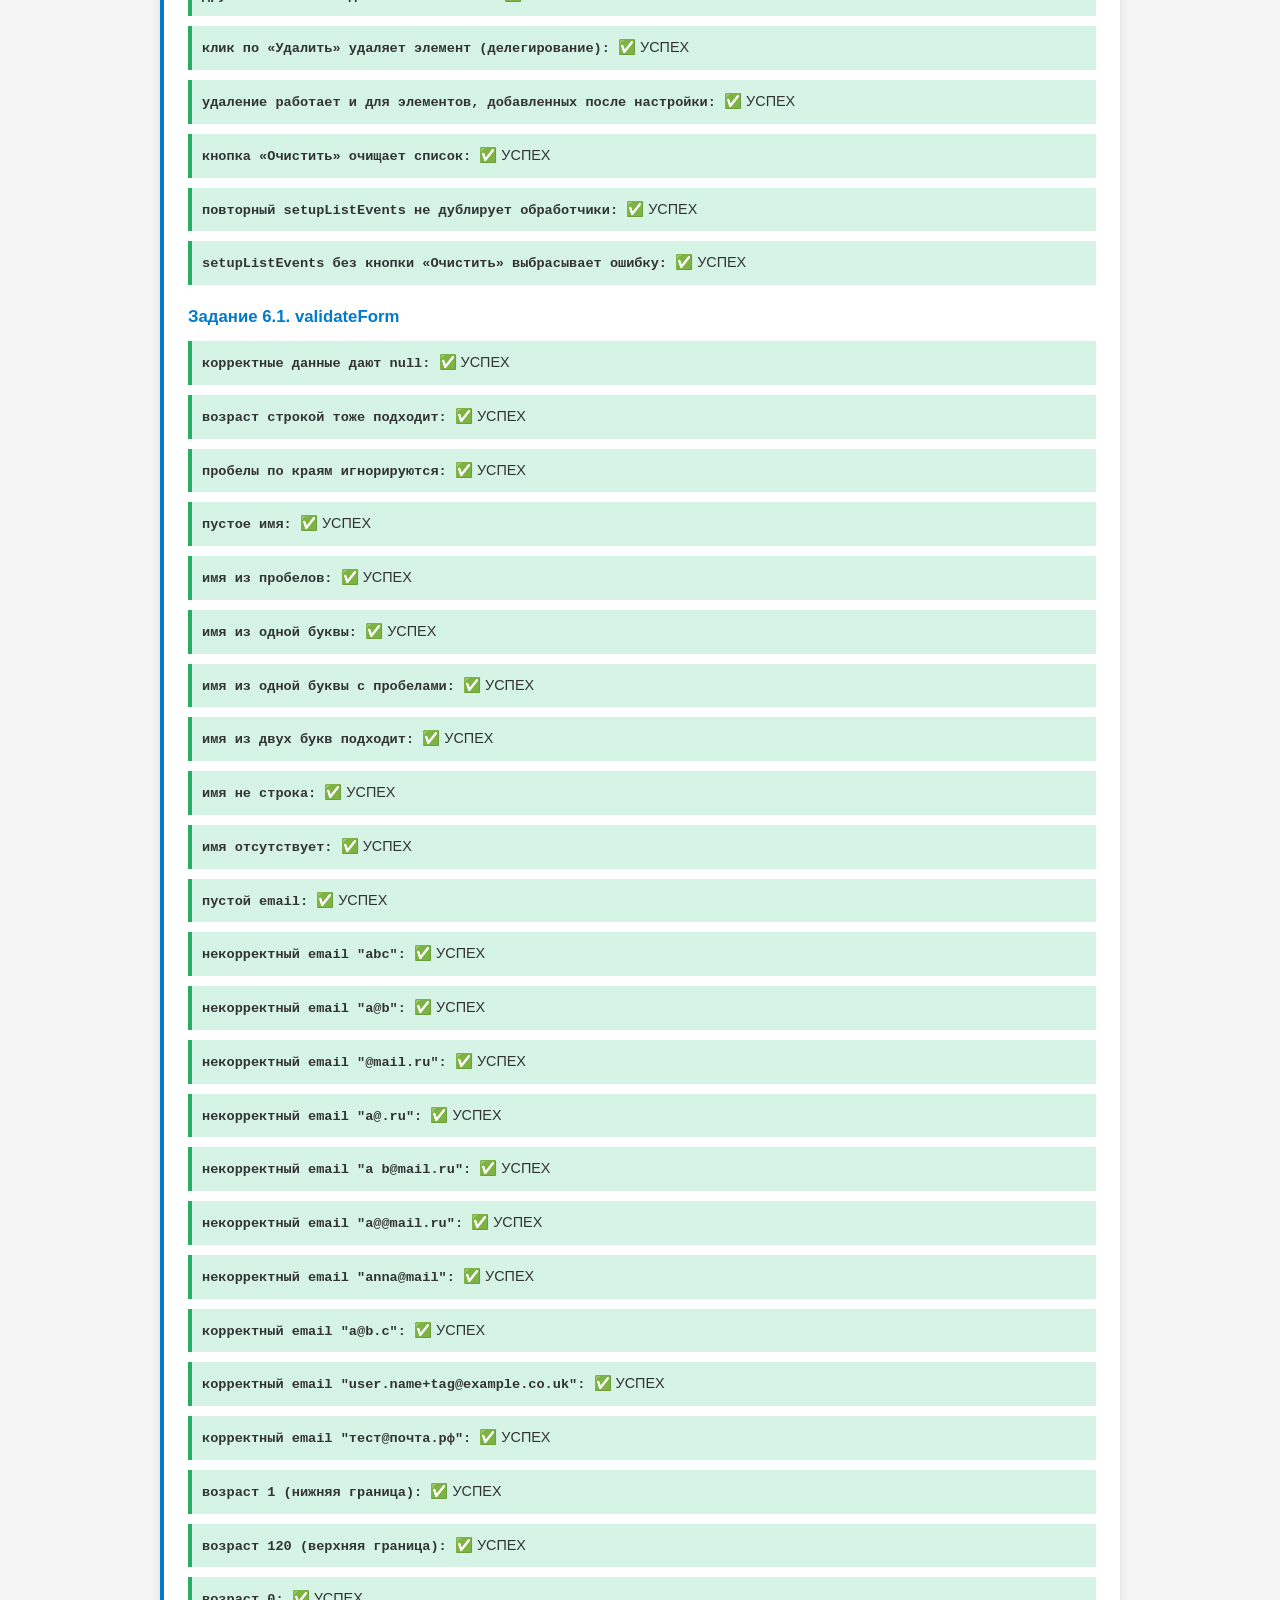
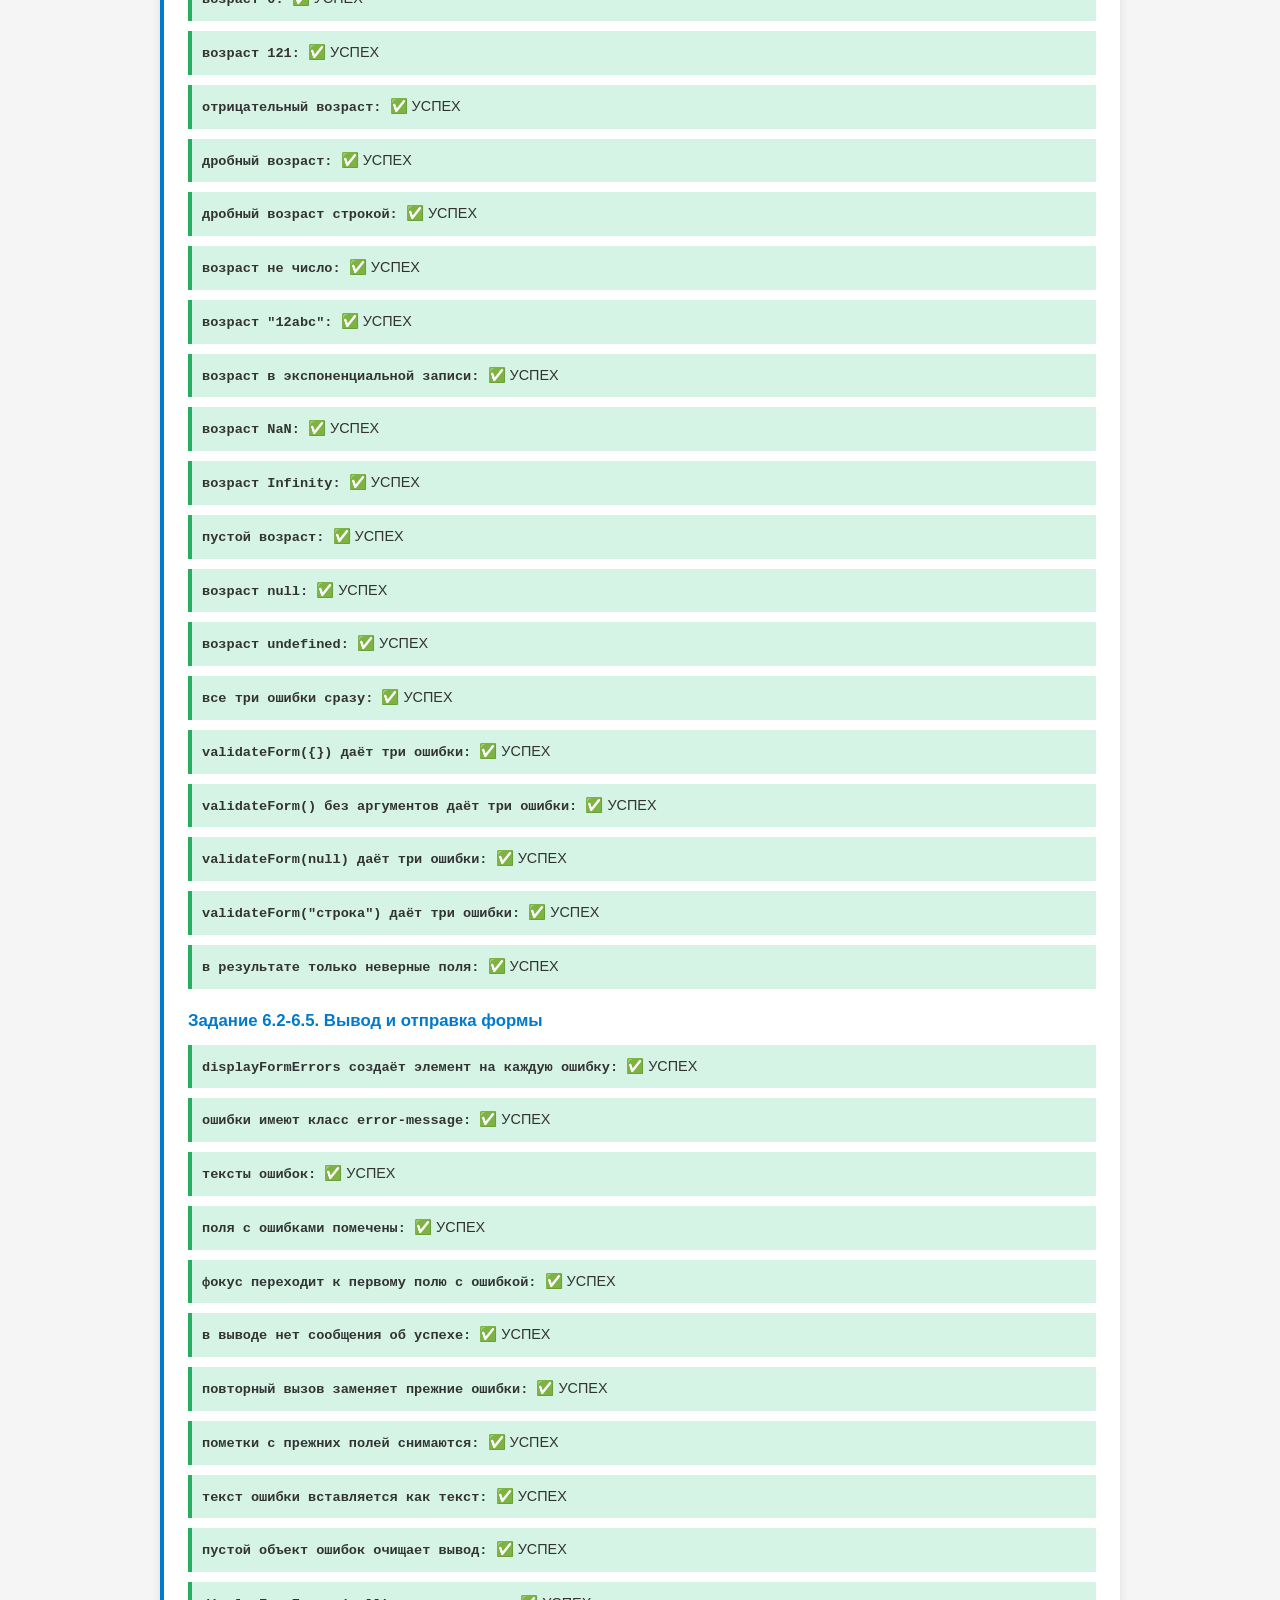
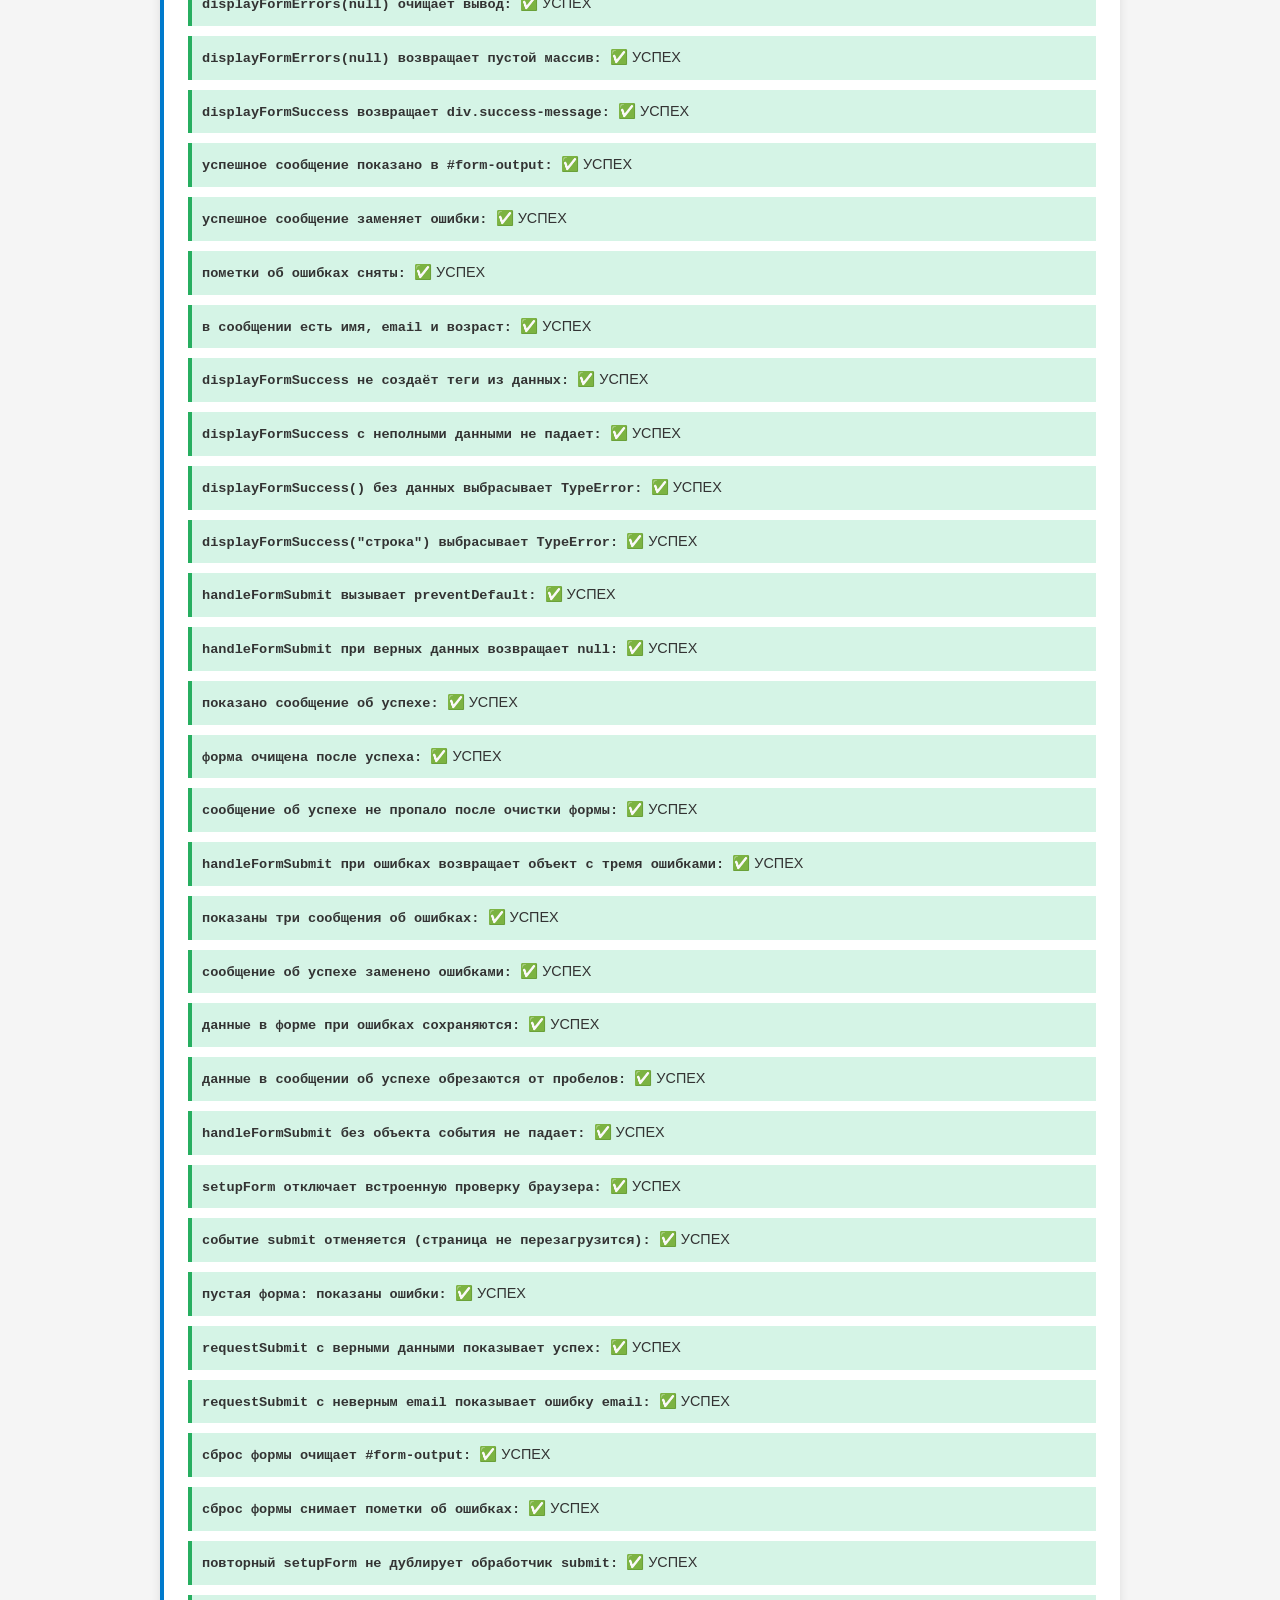
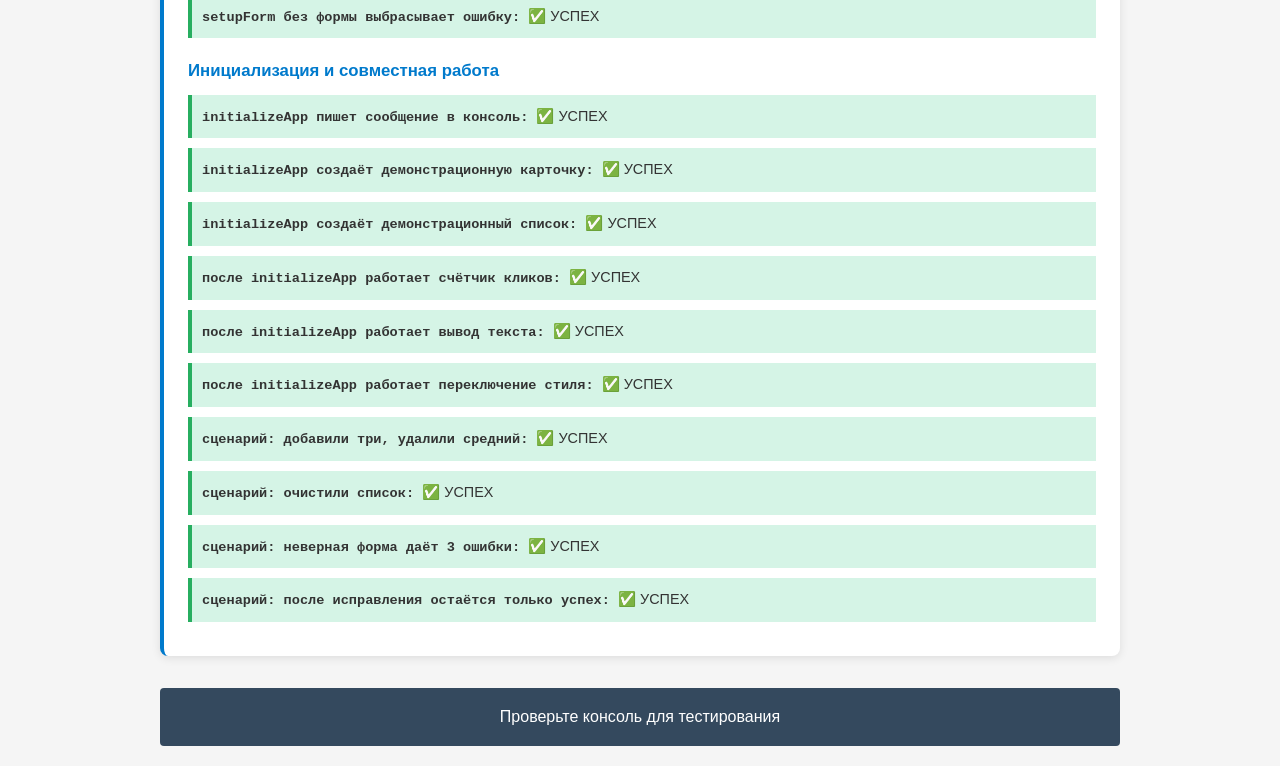
<file: ПР11/index.html>
<!DOCTYPE html>
<html lang="ru">
<head>
    <meta charset="UTF-8">
    <meta name="viewport" content="width=device-width, initial-scale=1.0">
    <title>DOM манипуляции</title>
    <link rel="stylesheet" href="styles.css">
</head>
<body>
    <div class="container">
        <header id="main-header">
            <h1>Практическая работа: DOM манипуляции</h1>
        </header>

        <!-- Область для задач -->
        <section id="tasks-section">
            <div class="task-area" id="task1">
                <h3>Задача 1: Создание элементов</h3>
                <div class="target" id="target1"></div>
            </div>

            <div class="task-area" id="task2">
                <h3>Задача 2: Навигация по DOM</h3>
                <div class="family-tree">
                    <div class="parent" id="parent-element">
                        Родительский элемент
                        <div class="child">Дочерний элемент 1</div>
                        <div class="child">Дочерний элемент 2</div>
                        <div class="child special">Особый дочерний элемент</div>
                    </div>
                </div>
            </div>

            <div class="task-area" id="task3">
                <h3>Задача 3: Работа с классами</h3>
                <div class="style-demo" id="style-target">
                    Этот элемент будет стилизоваться
                </div>
                <button id="toggle-style">Переключить стиль</button>
            </div>

            <div class="task-area" id="task4">
                <h3>Задача 4: Обработка событий</h3>
                <div class="event-area">
                    <button id="click-btn">Нажми меня</button>
                    <div id="click-counter">Кликов: 0</div>
                    <input type="text" id="text-input" placeholder="Введите текст">
                    <div id="input-display"></div>
                </div>
            </div>

            <div class="task-area" id="task5">
                <h3>Задача 5: Динамические списки</h3>
                <div class="list-controls">
                    <input type="text" id="item-input" placeholder="Новый элемент">
                    <button id="add-item">Добавить</button>
                    <button id="clear-list">Очистить</button>
                </div>
                <ul id="dynamic-list"></ul>
            </div>

            <div class="task-area" id="task6">
                <h3>Задача 6: Работа с формами</h3>
                <form id="user-form">
                    <div>
                        <label for="user-name">Имя:</label>
                        <input type="text" id="user-name" required>
                    </div>
                    <div>
                        <label for="user-email">Email:</label>
                        <input type="email" id="user-email" required>
                    </div>
                    <div>
                        <label for="user-age">Возраст:</label>
                        <input type="number" id="user-age" min="1" max="120" required>
                    </div>
                    <button type="submit">Отправить</button>
                </form>
                <div id="form-output"></div>
            </div>
        </section>

        <footer id="main-footer">
            <p>Проверьте консоль для тестирования</p>
        </footer>
    </div>

    <script src="dom-tasks.js"></script>
    <script src="dom-tests.js"></script>
</body>
</html>
</file>
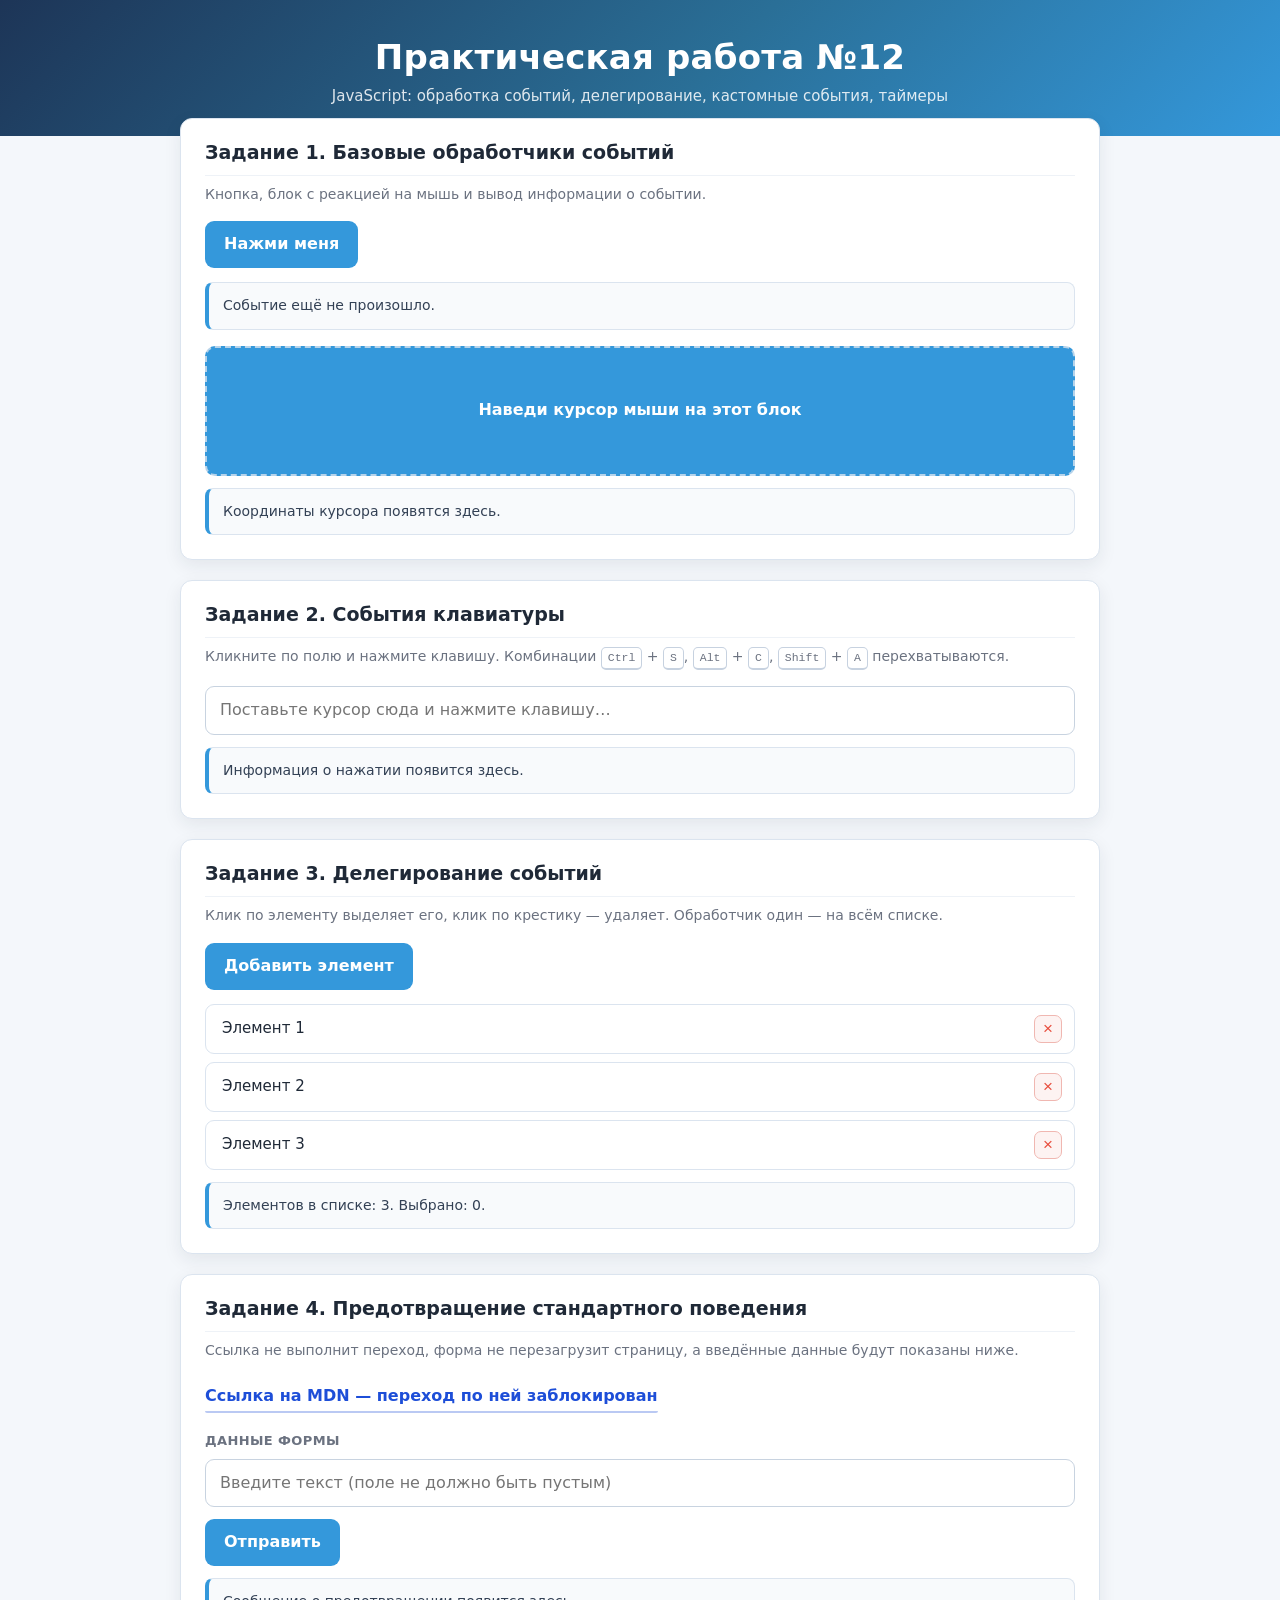
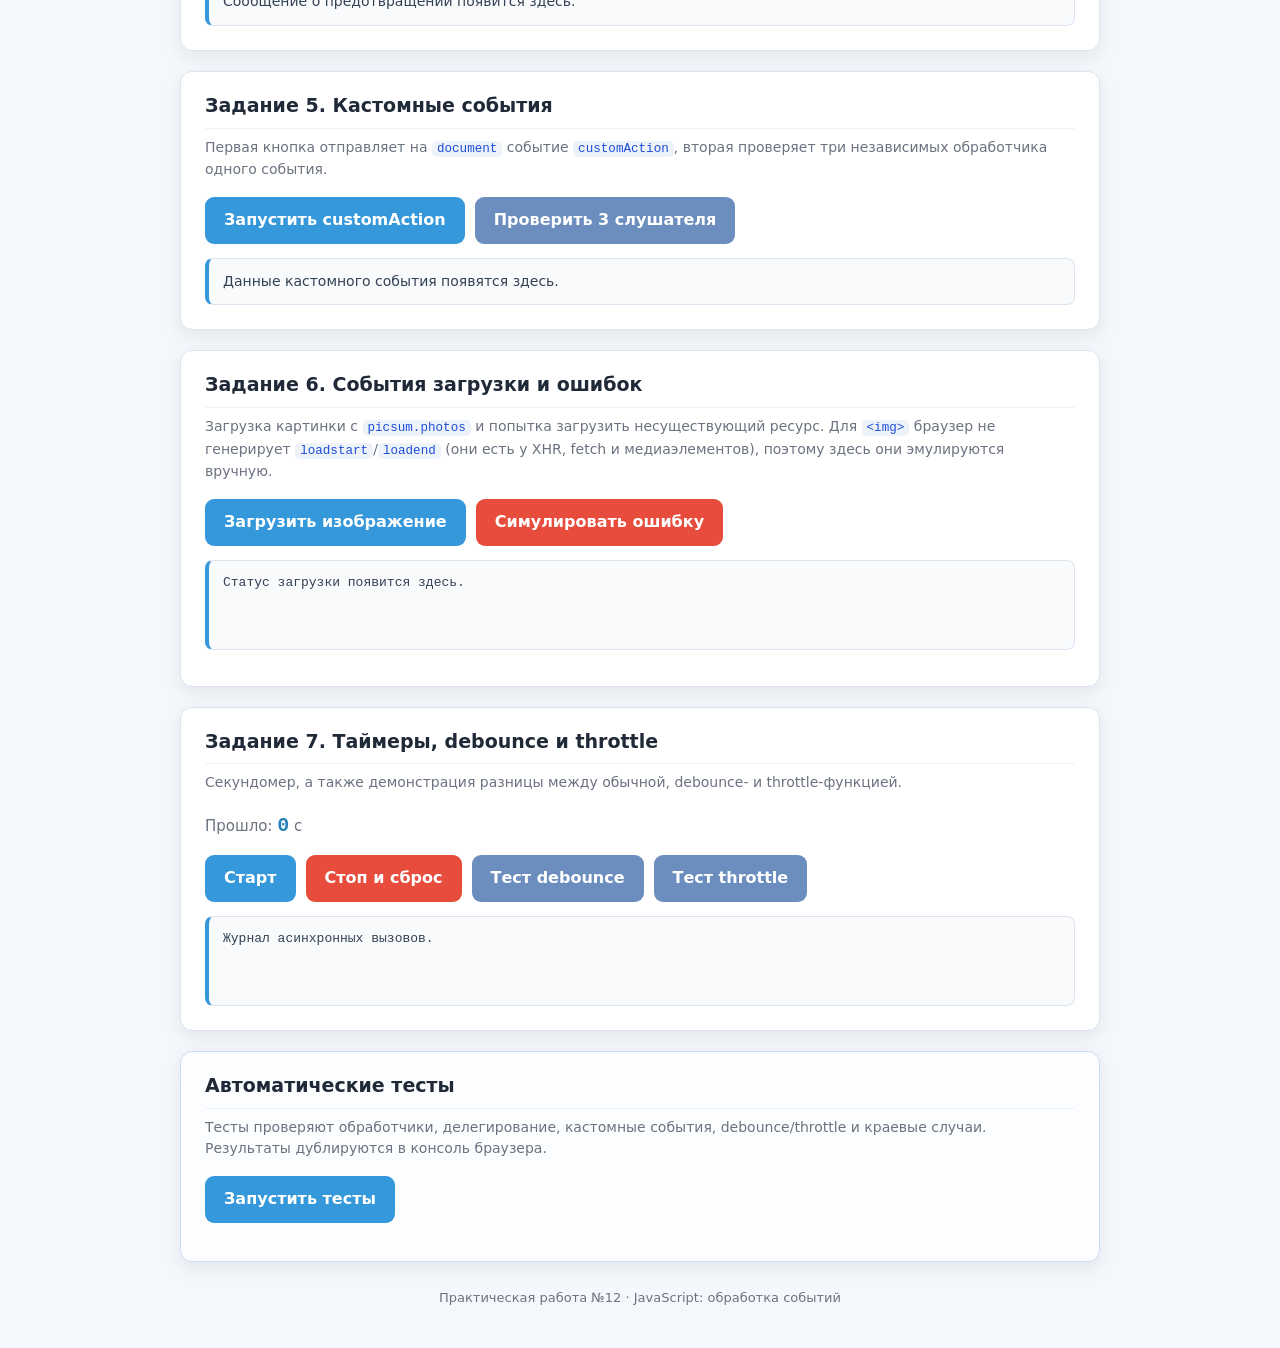
<file: ПР12/index.html>
<!DOCTYPE html>
<html lang="ru">
<head>
  <meta charset="UTF-8">
  <meta name="viewport" content="width=device-width, initial-scale=1.0">
  <meta name="color-scheme" content="light">
  <title>Практическая работа №12 — JavaScript: обработка событий</title>
  <link rel="stylesheet" href="styles.css">
</head>
<body>

  <header class="page-header">
    <h1>Практическая работа №12</h1>
    <p class="page-subtitle">JavaScript: обработка событий, делегирование, кастомные события, таймеры</p>
  </header>

  <main class="page-main">

    <!-- ЗАДАНИЕ 1. Базовые обработчики -->
    <section class="card">
      <h2>Задание 1. Базовые обработчики событий</h2>
      <p class="card-hint">Кнопка, блок с реакцией на мышь и вывод информации о событии.</p>

      <div class="row">
        <button id="basic-btn" class="btn" type="button">Нажми меня</button>
      </div>
      <div id="basic-output" class="output">Событие ещё не произошло.</div>

      <div id="color-box" class="color-box">Наведи курсор мыши на этот блок</div>
      <div id="mouse-output" class="output">Координаты курсора появятся здесь.</div>
    </section>

    <!-- ЗАДАНИЕ 2. Клавиатура -->
    <section class="card">
      <h2>Задание 2. События клавиатуры</h2>
      <p class="card-hint">
        Кликните по полю и нажмите клавишу. Комбинации <kbd>Ctrl</kbd> + <kbd>S</kbd>,
        <kbd>Alt</kbd> + <kbd>C</kbd>, <kbd>Shift</kbd> + <kbd>A</kbd> перехватываются.
      </p>
      <input id="key-input" class="key-input" type="text" autocomplete="off"
             placeholder="Поставьте курсор сюда и нажмите клавишу…">
      <div id="key-output" class="output">Информация о нажатии появится здесь.</div>
    </section>

    <!-- ЗАДАНИЕ 3. Делегирование -->
    <section class="card">
      <h2>Задание 3. Делегирование событий</h2>
      <p class="card-hint">
        Клик по элементу выделяет его, клик по крестику — удаляет. Обработчик один — на всём списке.
      </p>

      <div class="row">
        <button id="add-item-btn" class="btn" type="button">Добавить элемент</button>
      </div>

      <ul id="item-list" class="item-list">
        <li class="item" data-id="1">
          <span class="item-title">Элемент 1</span>
          <button class="delete" type="button" aria-label="Удалить элемент">×</button>
        </li>
        <li class="item" data-id="2">
          <span class="item-title">Элемент 2</span>
          <button class="delete" type="button" aria-label="Удалить элемент">×</button>
        </li>
        <li class="item" data-id="3">
          <span class="item-title">Элемент 3</span>
          <button class="delete" type="button" aria-label="Удалить элемент">×</button>
        </li>
      </ul>

      <div id="delegation-output" class="output">Элементов в списке: 3. Выбрано: 0.</div>
    </section>

    <!-- ЗАДАНИЕ 4. Предотвращение поведения -->
    <section class="card">
      <h2>Задание 4. Предотвращение стандартного поведения</h2>
      <p class="card-hint">
        Ссылка не выполнит переход, форма не перезагрузит страницу, а введённые данные
        будут показаны ниже.
      </p>

      <a id="prevent-link" class="link"
         href="https://developer.mozilla.org/ru/docs/Web/API/Event/preventDefault"
         target="_blank" rel="noopener">
        Ссылка на MDN — переход по ней заблокирован
      </a>

      <form id="prevent-form" class="form" novalidate>
        <label class="form-label" for="form-input">Данные формы</label>
        <input id="form-input" class="key-input" type="text" name="userText"
               autocomplete="off" placeholder="Введите текст (поле не должно быть пустым)">
        <button class="btn" type="submit">Отправить</button>
      </form>

      <div id="prevention-output" class="output">Сообщение о предотвращении появится здесь.</div>
    </section>

    <!-- ЗАДАНИЕ 5. Кастомные события -->
    <section class="card">
      <h2>Задание 5. Кастомные события</h2>
      <p class="card-hint">
        Первая кнопка отправляет на <code>document</code> событие <code>customAction</code>,
        вторая проверяет три независимых обработчика одного события.
      </p>

      <div class="row">
        <button id="trigger-custom" class="btn" type="button">Запустить customAction</button>
        <button id="multiple-listeners" class="btn btn-secondary" type="button">Проверить 3 слушателя</button>
      </div>

      <div id="custom-output" class="output">Данные кастомного события появятся здесь.</div>
    </section>

    <!-- ЗАДАНИЕ 6. Загрузка и ошибки -->
    <section class="card">
      <h2>Задание 6. События загрузки и ошибок</h2>
      <p class="card-hint">
        Загрузка картинки с <code>picsum.photos</code> и попытка загрузить несуществующий ресурс.
        Для <code>&lt;img&gt;</code> браузер не генерирует <code>loadstart</code>/<code>loadend</code>
        (они есть у XHR, fetch и медиаэлементов), поэтому здесь они эмулируются вручную.
      </p>

      <div class="row">
        <button id="load-image" class="btn" type="button">Загрузить изображение</button>
        <button id="load-error" class="btn btn-danger" type="button">Симулировать ошибку</button>
      </div>

      <div id="loading-output" class="output output-pre" data-state="idle">Статус загрузки появится здесь.</div>
      <div id="image-container" class="image-container"></div>
    </section>

    <!-- ЗАДАНИЕ 7. Таймеры и асинхронность -->
    <section class="card">
      <h2>Задание 7. Таймеры, debounce и throttle</h2>
      <p class="card-hint">
        Секундомер, а также демонстрация разницы между обычной, debounce- и throttle-функцией.
      </p>

      <div class="timer">
        Прошло: <strong><span id="timer-output">0</span></strong> с
      </div>

      <div class="row">
        <button id="start-timer" class="btn" type="button">Старт</button>
        <button id="stop-timer" class="btn btn-danger" type="button">Стоп и сброс</button>
        <button id="debounce-btn" class="btn btn-secondary" type="button">Тест debounce</button>
        <button id="throttle-btn" class="btn btn-secondary" type="button">Тест throttle</button>
      </div>

      <pre id="async-output" class="output output-pre">Журнал асинхронных вызовов.</pre>
    </section>

    <!-- ТЕСТЫ -->
    <section class="card card-tests">
      <h2>Автоматические тесты</h2>
      <p class="card-hint">
        Тесты проверяют обработчики, делегирование, кастомные события, debounce/throttle
        и краевые случаи. Результаты дублируются в консоль браузера.
      </p>
      <div class="row">
        <button id="run-tests" class="btn" type="button">Запустить тесты</button>
      </div>
      <div id="test-results" class="test-results"></div>
    </section>

  </main>

  <footer class="page-footer">
    <p>Практическая работа №12 · JavaScript: обработка событий</p>
  </footer>

  <script src="events-tasks.js" defer></script>
  <script src="events-tests.js" defer></script>
</body>
</html>
</file>
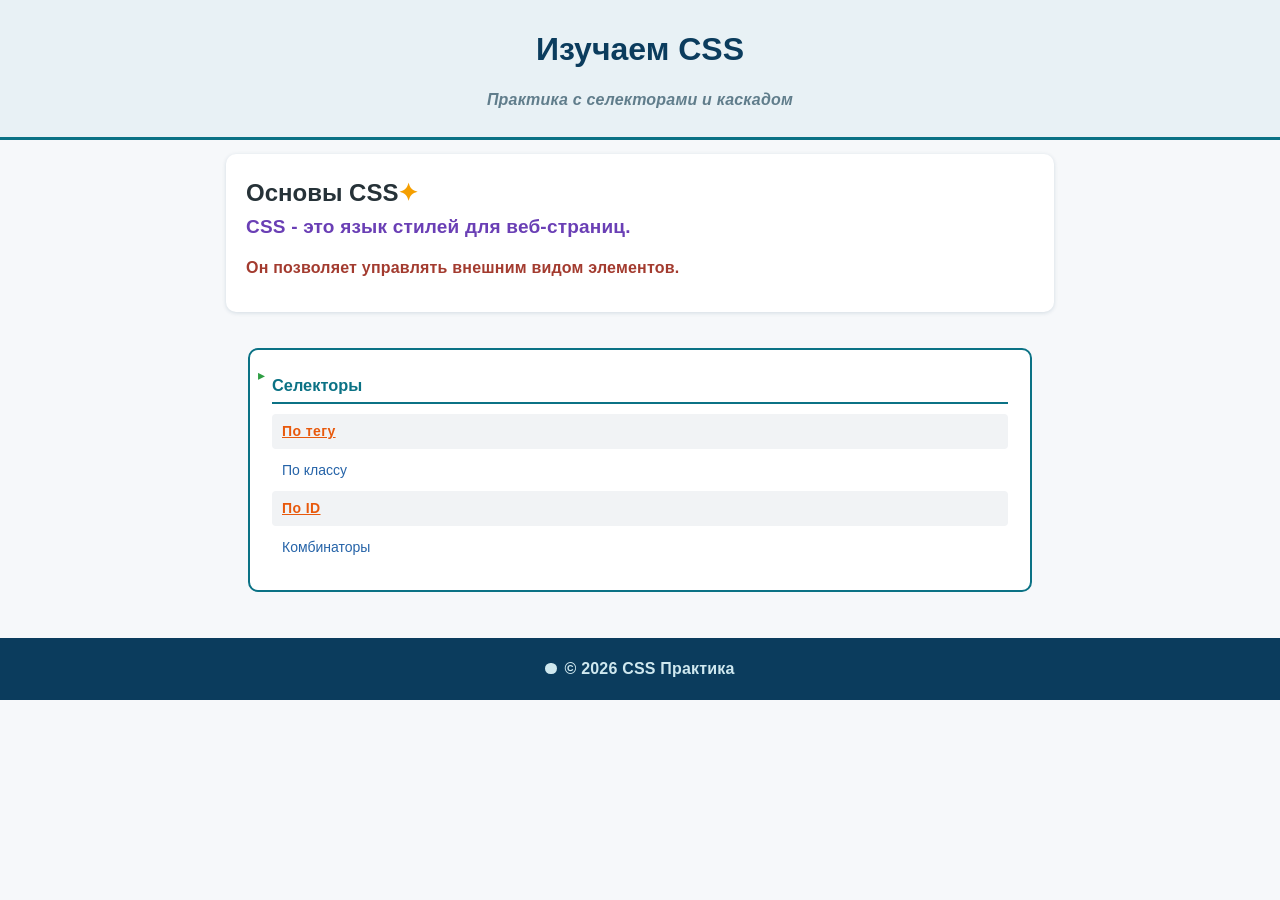
<file: ПР3/index.html>
<!DOCTYPE html>
<html lang="ru">
<head>
    <meta charset="UTF-8">
    <meta name="viewport" content="width=device-width, initial-scale=1.0">
    <title>CSS: Селекторы и каскад</title>
    <link rel="stylesheet" href="reset.css">
    <link rel="stylesheet" href="styles.css">
</head>
<body>
    <header class="main-header">
        <h1 id="site-title">Изучаем CSS</h1>
        <p class="subtitle">Практика с селекторами и каскадом</p>
    </header>

    <main class="content">
        <article class="post featured-post">
            <h2>Основы CSS</h2>
            <p class="intro">CSS - это язык стилей для веб-страниц.</p>
            <p>Он позволяет управлять внешним видом элементов.</p>
        </article>

        <section class="examples">
            <div class="card">
                <h3>Селекторы</h3>
                <ul>
                    <li class="important">По тегу</li>
                    <li>По классу</li>
                    <li class="important">По ID</li>
                    <li>Комбинаторы</li>
                </ul>
            </div>
        </section>
    </main>

    <footer class="main-footer">
        <p>&copy; 2026 CSS Практика</p>
    </footer>
</body>
</html>
</file>
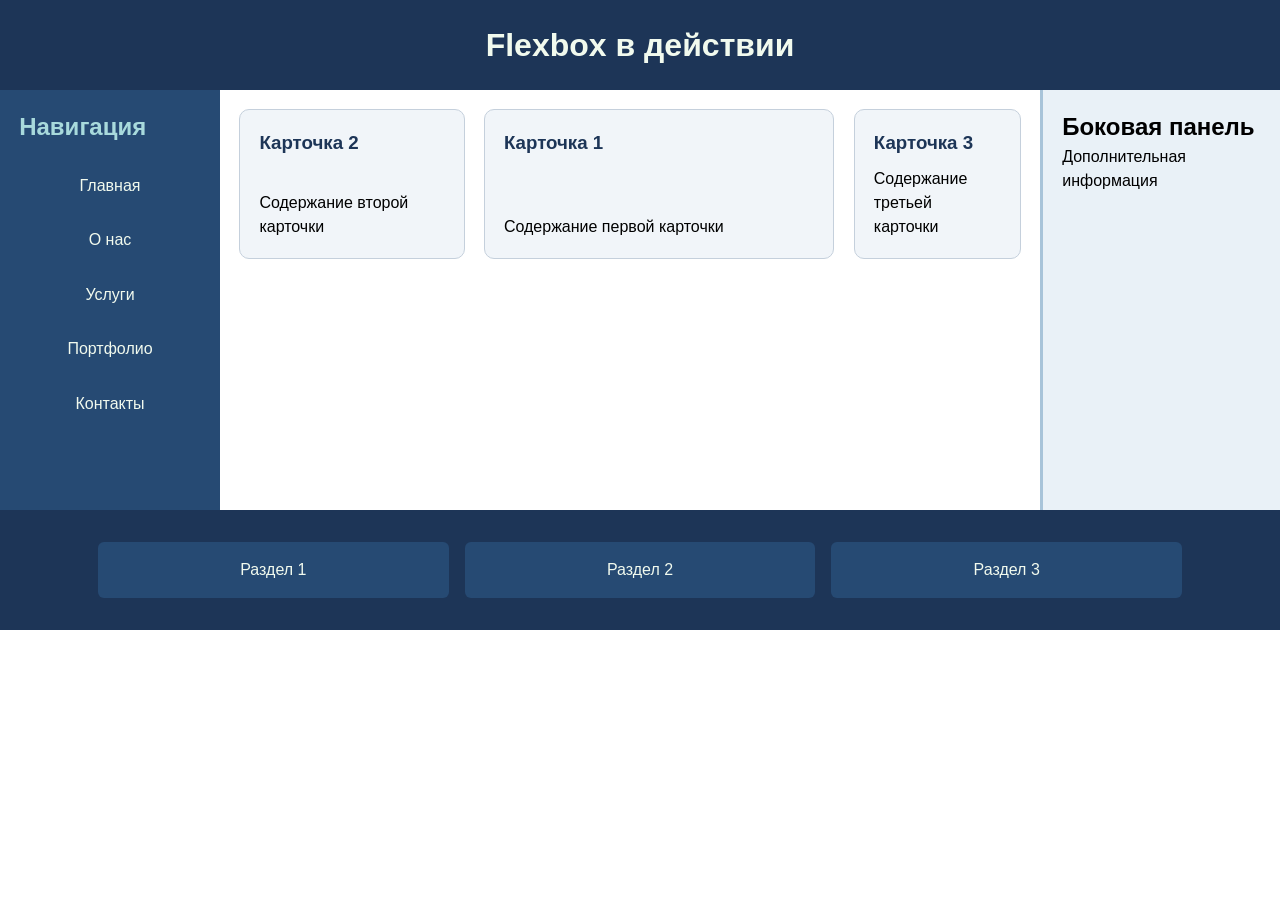
<file: ПР4/index.html>
<!DOCTYPE html>
<html lang="ru">
<head>
    <meta charset="UTF-8">
    <meta name="viewport" content="width=device-width, initial-scale=1.0">
    <title>Flexbox Layout</title>
    <link rel="stylesheet" href="reset.css">
    <link rel="stylesheet" href="styles.css">
</head>
<body>
    <header class="header">
        <h1>Flexbox в действии</h1>
    </header>

    <main class="main">
        <nav class="navigation">
            <h2>Навигация</h2>
            <ul>
                <li><a href="#">Главная</a></li>
                <li><a href="#">О нас</a></li>
                <li><a href="#">Услуги</a></li>
                <li><a href="#">Портфолио</a></li>
                <li><a href="#">Контакты</a></li>
            </ul>
        </nav>

        <section class="content">
            <article class="card">
                <h3>Карточка 1</h3>
                <p>Содержание первой карточки</p>
            </article>
            <article class="card">
                <h3>Карточка 2</h3>
                <p>Содержание второй карточки</p>
            </article>
            <article class="card">
                <h3>Карточка 3</h3>
                <p>Содержание третьей карточки</p>
            </article>
        </section>

        <aside class="sidebar">
            <h2>Боковая панель</h2>
            <p>Дополнительная информация</p>
        </aside>
    </main>

    <footer class="footer">
        <div class="footer-content">
            <div class="footer-section">Раздел 1</div>
            <div class="footer-section">Раздел 2</div>
            <div class="footer-section">Раздел 3</div>
        </div>
    </footer>
</body>
</html>
</file>
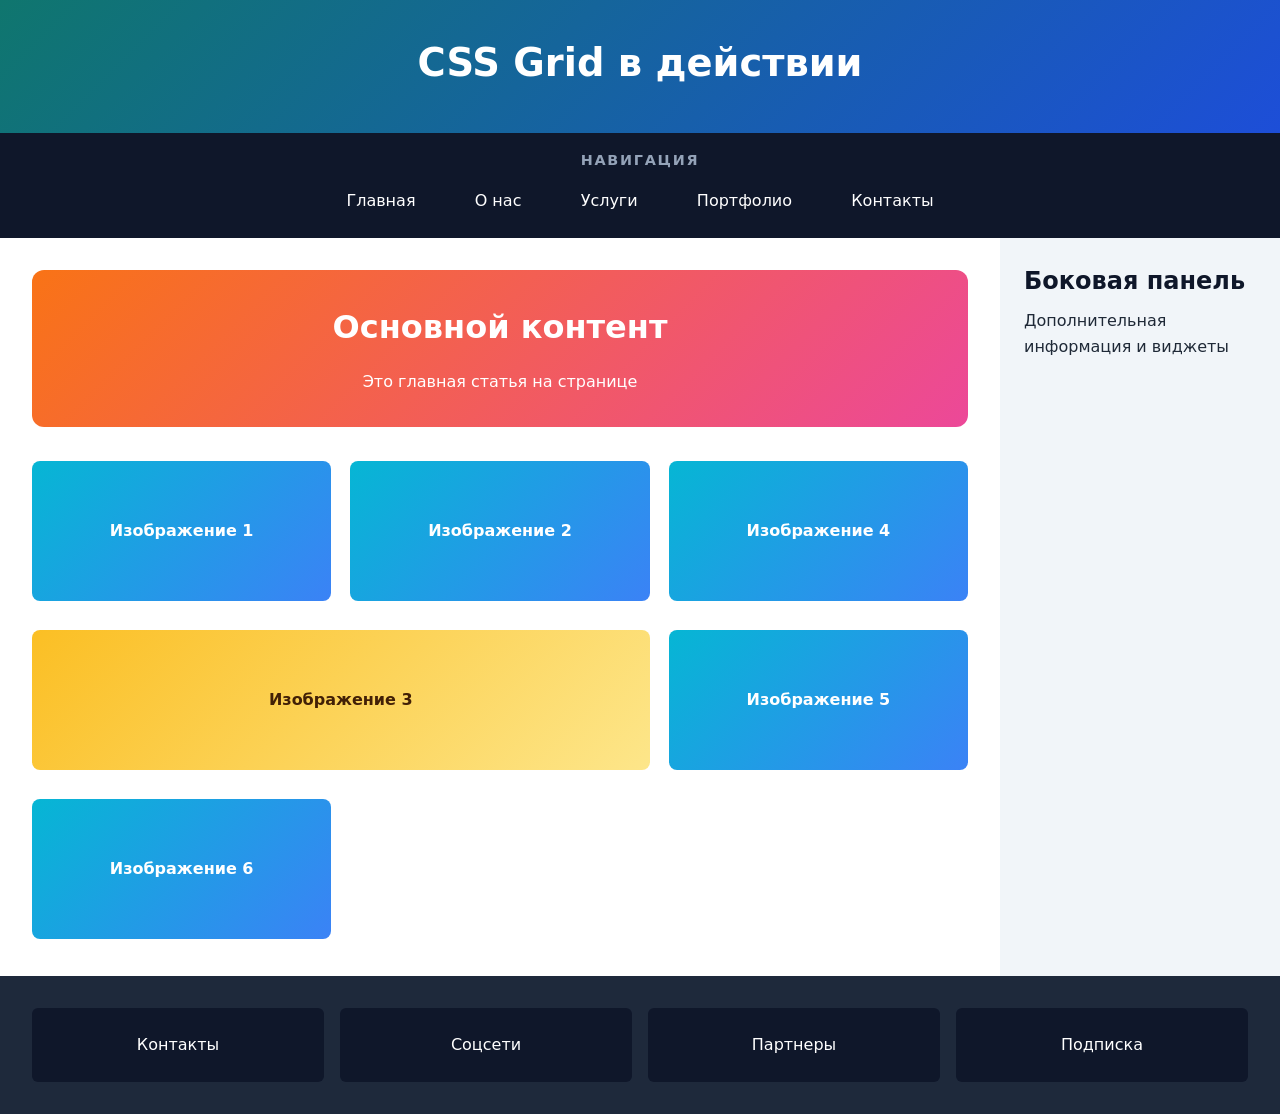
<file: ПР5/index.html>
<!DOCTYPE html>
<html lang="ru">
<head>
    <meta charset="UTF-8">
    <meta name="viewport" content="width=device-width, initial-scale=1.0">
    <title>CSS Grid Layout</title>
    <link rel="stylesheet" href="reset.css">
    <link rel="stylesheet" href="styles.css">
</head>
<body>
    <div class="grid-container">
        <header class="header">
            <h1>CSS Grid в действии</h1>
        </header>

        <nav class="navigation">
            <h2>Навигация</h2>
            <ul>
                <li><a href="#">Главная</a></li>
                <li><a href="#">О нас</a></li>
                <li><a href="#">Услуги</a></li>
                <li><a href="#">Портфолио</a></li>
                <li><a href="#">Контакты</a></li>
            </ul>
        </nav>

        <main class="main-content">
            <article class="featured">
                <h2>Основной контент</h2>
                <p>Это главная статья на странице</p>
            </article>

            <section class="gallery">
                <div class="gallery-item">Изображение 1</div>
                <div class="gallery-item">Изображение 2</div>
                <div class="gallery-item">Изображение 3</div>
                <div class="gallery-item">Изображение 4</div>
                <div class="gallery-item">Изображение 5</div>
                <div class="gallery-item">Изображение 6</div>
            </section>
        </main>

        <aside class="sidebar">
            <h2>Боковая панель</h2>
            <p>Дополнительная информация и виджеты</p>
        </aside>

        <footer class="footer">
            <div class="footer-section">Контакты</div>
            <div class="footer-section">Соцсети</div>
            <div class="footer-section">Партнеры</div>
            <div class="footer-section">Подписка</div>
        </footer>
    </div>
</body>
</html>
</file>
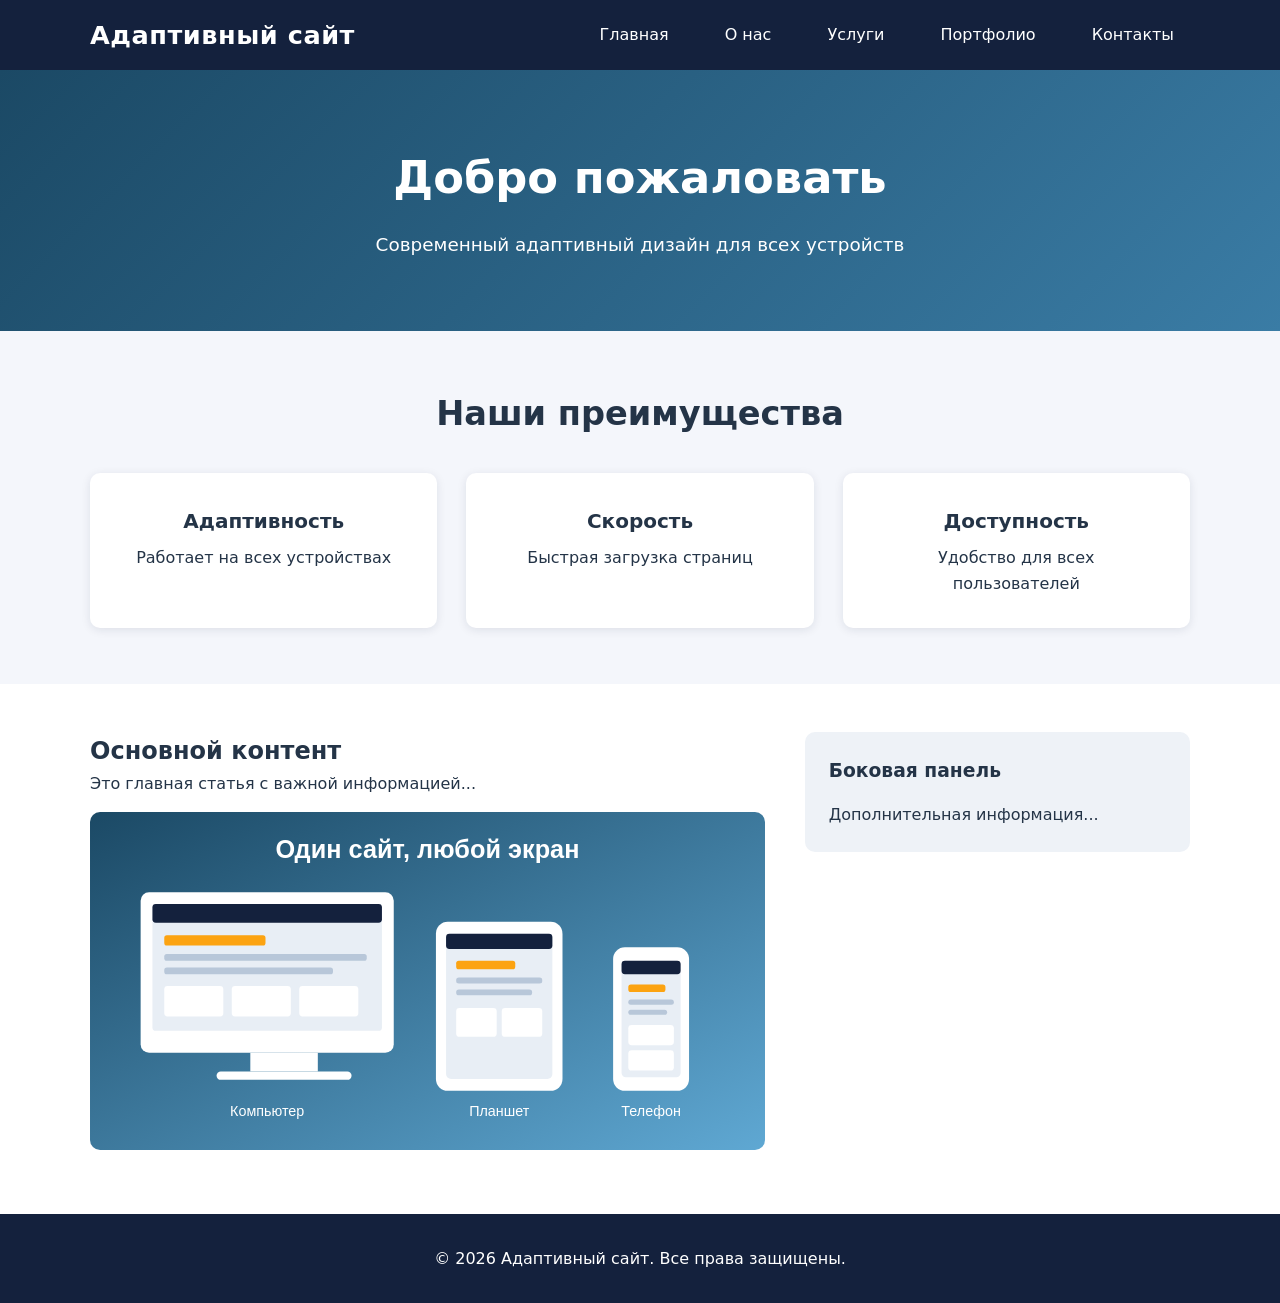
<file: ПР6/index.html>
<!DOCTYPE html>
<html lang="ru">
<head>
    <meta charset="UTF-8">
    <meta name="viewport" content="width=device-width, initial-scale=1.0">
    <title>Адаптивная верстка</title>
    <link rel="stylesheet" href="reset.css">
    <link rel="stylesheet" href="styles.css">
</head>
<body>
    <header class="header">
        <div class="container">
            <h1 class="logo">Адаптивный сайт</h1>
            <nav class="nav">
                <button class="nav-toggle" aria-label="Открыть меню" aria-expanded="false" aria-controls="nav-menu">☰</button>
                <ul class="nav-menu" id="nav-menu">
                    <li><a href="#">Главная</a></li>
                    <li><a href="#">О нас</a></li>
                    <li><a href="#">Услуги</a></li>
                    <li><a href="#">Портфолио</a></li>
                    <li><a href="#">Контакты</a></li>
                </ul>
            </nav>
        </div>
    </header>

    <main class="main">
        <section class="hero">
            <div class="container">
                <h2>Добро пожаловать</h2>
                <p>Современный адаптивный дизайн для всех устройств</p>
            </div>
        </section>

        <section class="features">
            <div class="container">
                <h2>Наши преимущества</h2>
                <div class="features-grid">
                    <div class="feature-card">
                        <h3>Адаптивность</h3>
                        <p>Работает на всех устройствах</p>
                    </div>
                    <div class="feature-card">
                        <h3>Скорость</h3>
                        <p>Быстрая загрузка страниц</p>
                    </div>
                    <div class="feature-card">
                        <h3>Доступность</h3>
                        <p>Удобство для всех пользователей</p>
                    </div>
                </div>
            </div>
        </section>

        <section class="content">
            <div class="container">
                <article class="main-content">
                    <h2>Основной контент</h2>
                    <p class="mb-1">Это главная статья с важной информацией...</p>
                    <img src="data:image/svg+xml,%3Csvg%20xmlns='http://www.w3.org/2000/svg'%20viewBox='0%200%20800%20400'%20width='800'%20height='400'%3E%3Cdefs%3E%3ClinearGradient%20id='g'%20x1='0'%20y1='0'%20x2='1'%20y2='1'%3E%3Cstop%20offset='0'%20stop-color='%231b4965'/%3E%3Cstop%20offset='1'%20stop-color='%235fa8d3'/%3E%3C/linearGradient%3E%3C/defs%3E%3Crect%20width='800'%20height='400'%20fill='url(%23g)'/%3E%3Ctext%20x='400'%20y='55'%20text-anchor='middle'%20font-family='Segoe%20UI,%20Arial,%20sans-serif'%20font-size='30'%20font-weight='bold'%20fill='%23ffffff'%3E%D0%9E%D0%B4%D0%B8%D0%BD%20%D1%81%D0%B0%D0%B9%D1%82,%20%D0%BB%D1%8E%D0%B1%D0%BE%D0%B9%20%D1%8D%D0%BA%D1%80%D0%B0%D0%BD%3C/text%3E%3Crect%20x='60'%20y='95'%20width='300'%20height='190'%20rx='10'%20fill='%23ffffff'/%3E%3Crect%20x='74'%20y='109'%20width='272'%20height='150'%20rx='4'%20fill='%23e8eef5'/%3E%3Crect%20x='74'%20y='109'%20width='272'%20height='22'%20rx='4'%20fill='%2314213d'/%3E%3Crect%20x='88'%20y='146'%20width='120'%20height='12'%20rx='3'%20fill='%23fca311'/%3E%3Crect%20x='88'%20y='168'%20width='240'%20height='8'%20rx='3'%20fill='%23b8c7d9'/%3E%3Crect%20x='88'%20y='184'%20width='200'%20height='8'%20rx='3'%20fill='%23b8c7d9'/%3E%3Crect%20x='88'%20y='206'%20width='70'%20height='36'%20rx='4'%20fill='%23ffffff'/%3E%3Crect%20x='168'%20y='206'%20width='70'%20height='36'%20rx='4'%20fill='%23ffffff'/%3E%3Crect%20x='248'%20y='206'%20width='70'%20height='36'%20rx='4'%20fill='%23ffffff'/%3E%3Crect%20x='190'%20y='285'%20width='80'%20height='22'%20fill='%23ffffff'/%3E%3Crect%20x='150'%20y='307'%20width='160'%20height='10'%20rx='5'%20fill='%23ffffff'/%3E%3Crect%20x='410'%20y='130'%20width='150'%20height='200'%20rx='14'%20fill='%23ffffff'/%3E%3Crect%20x='422'%20y='144'%20width='126'%20height='172'%20rx='6'%20fill='%23e8eef5'/%3E%3Crect%20x='422'%20y='144'%20width='126'%20height='18'%20rx='4'%20fill='%2314213d'/%3E%3Crect%20x='434'%20y='176'%20width='70'%20height='10'%20rx='3'%20fill='%23fca311'/%3E%3Crect%20x='434'%20y='196'%20width='102'%20height='7'%20rx='3'%20fill='%23b8c7d9'/%3E%3Crect%20x='434'%20y='210'%20width='90'%20height='7'%20rx='3'%20fill='%23b8c7d9'/%3E%3Crect%20x='434'%20y='232'%20width='48'%20height='34'%20rx='4'%20fill='%23ffffff'/%3E%3Crect%20x='488'%20y='232'%20width='48'%20height='34'%20rx='4'%20fill='%23ffffff'/%3E%3Crect%20x='620'%20y='160'%20width='90'%20height='170'%20rx='14'%20fill='%23ffffff'/%3E%3Crect%20x='630'%20y='176'%20width='70'%20height='138'%20rx='5'%20fill='%23e8eef5'/%3E%3Crect%20x='630'%20y='176'%20width='70'%20height='16'%20rx='4'%20fill='%2314213d'/%3E%3Crect%20x='638'%20y='204'%20width='44'%20height='9'%20rx='3'%20fill='%23fca311'/%3E%3Crect%20x='638'%20y='222'%20width='54'%20height='6'%20rx='3'%20fill='%23b8c7d9'/%3E%3Crect%20x='638'%20y='234'%20width='46'%20height='6'%20rx='3'%20fill='%23b8c7d9'/%3E%3Crect%20x='638'%20y='252'%20width='54'%20height='24'%20rx='4'%20fill='%23ffffff'/%3E%3Crect%20x='638'%20y='282'%20width='54'%20height='24'%20rx='4'%20fill='%23ffffff'/%3E%3Ctext%20x='210'%20y='360'%20text-anchor='middle'%20font-family='Segoe%20UI,%20Arial,%20sans-serif'%20font-size='17'%20fill='%23ffffff'%3E%D0%9A%D0%BE%D0%BC%D0%BF%D1%8C%D1%8E%D1%82%D0%B5%D1%80%3C/text%3E%3Ctext%20x='485'%20y='360'%20text-anchor='middle'%20font-family='Segoe%20UI,%20Arial,%20sans-serif'%20font-size='17'%20fill='%23ffffff'%3E%D0%9F%D0%BB%D0%B0%D0%BD%D1%88%D0%B5%D1%82%3C/text%3E%3Ctext%20x='665'%20y='360'%20text-anchor='middle'%20font-family='Segoe%20UI,%20Arial,%20sans-serif'%20font-size='17'%20fill='%23ffffff'%3E%D0%A2%D0%B5%D0%BB%D0%B5%D1%84%D0%BE%D0%BD%3C/text%3E%3C/svg%3E" alt="Иллюстрация: один сайт на компьютере, планшете и телефоне" width="800" height="400" class="responsive-img">
                </article>
                <aside class="sidebar">
                    <h3 class="mb-1">Боковая панель</h3>
                    <p>Дополнительная информация...</p>
                </aside>
            </div>
        </section>
    </main>

    <footer class="footer">
        <div class="container">
            <p>&copy; 2026 Адаптивный сайт. Все права защищены.</p>
        </div>
    </footer>

    <script>
        document.addEventListener('DOMContentLoaded', function () {
            const navToggle = document.querySelector('.nav-toggle');
            const navMenu = document.querySelector('.nav-menu');

            // Открыть или закрыть меню и обновить доступные подписи кнопки
            function setMenu(open) {
                navMenu.classList.toggle('active', open);
                navToggle.setAttribute('aria-expanded', open);
                navToggle.setAttribute('aria-label', open ? 'Закрыть меню' : 'Открыть меню');
                navToggle.textContent = open ? '✕' : '☰';
            }

            navToggle.addEventListener('click', function () {
                setMenu(!navMenu.classList.contains('active'));
            });

            // Закрытие меню при клике на ссылку
            document.querySelectorAll('.nav-menu a').forEach(function (link) {
                link.addEventListener('click', function () {
                    setMenu(false);
                });
            });

            // Если окно стало широким, закрываем мобильное меню
            window.addEventListener('resize', function () {
                if (window.innerWidth > 768) {
                    setMenu(false);
                }
            });
        });
    </script>
</body>
</html>
</file>
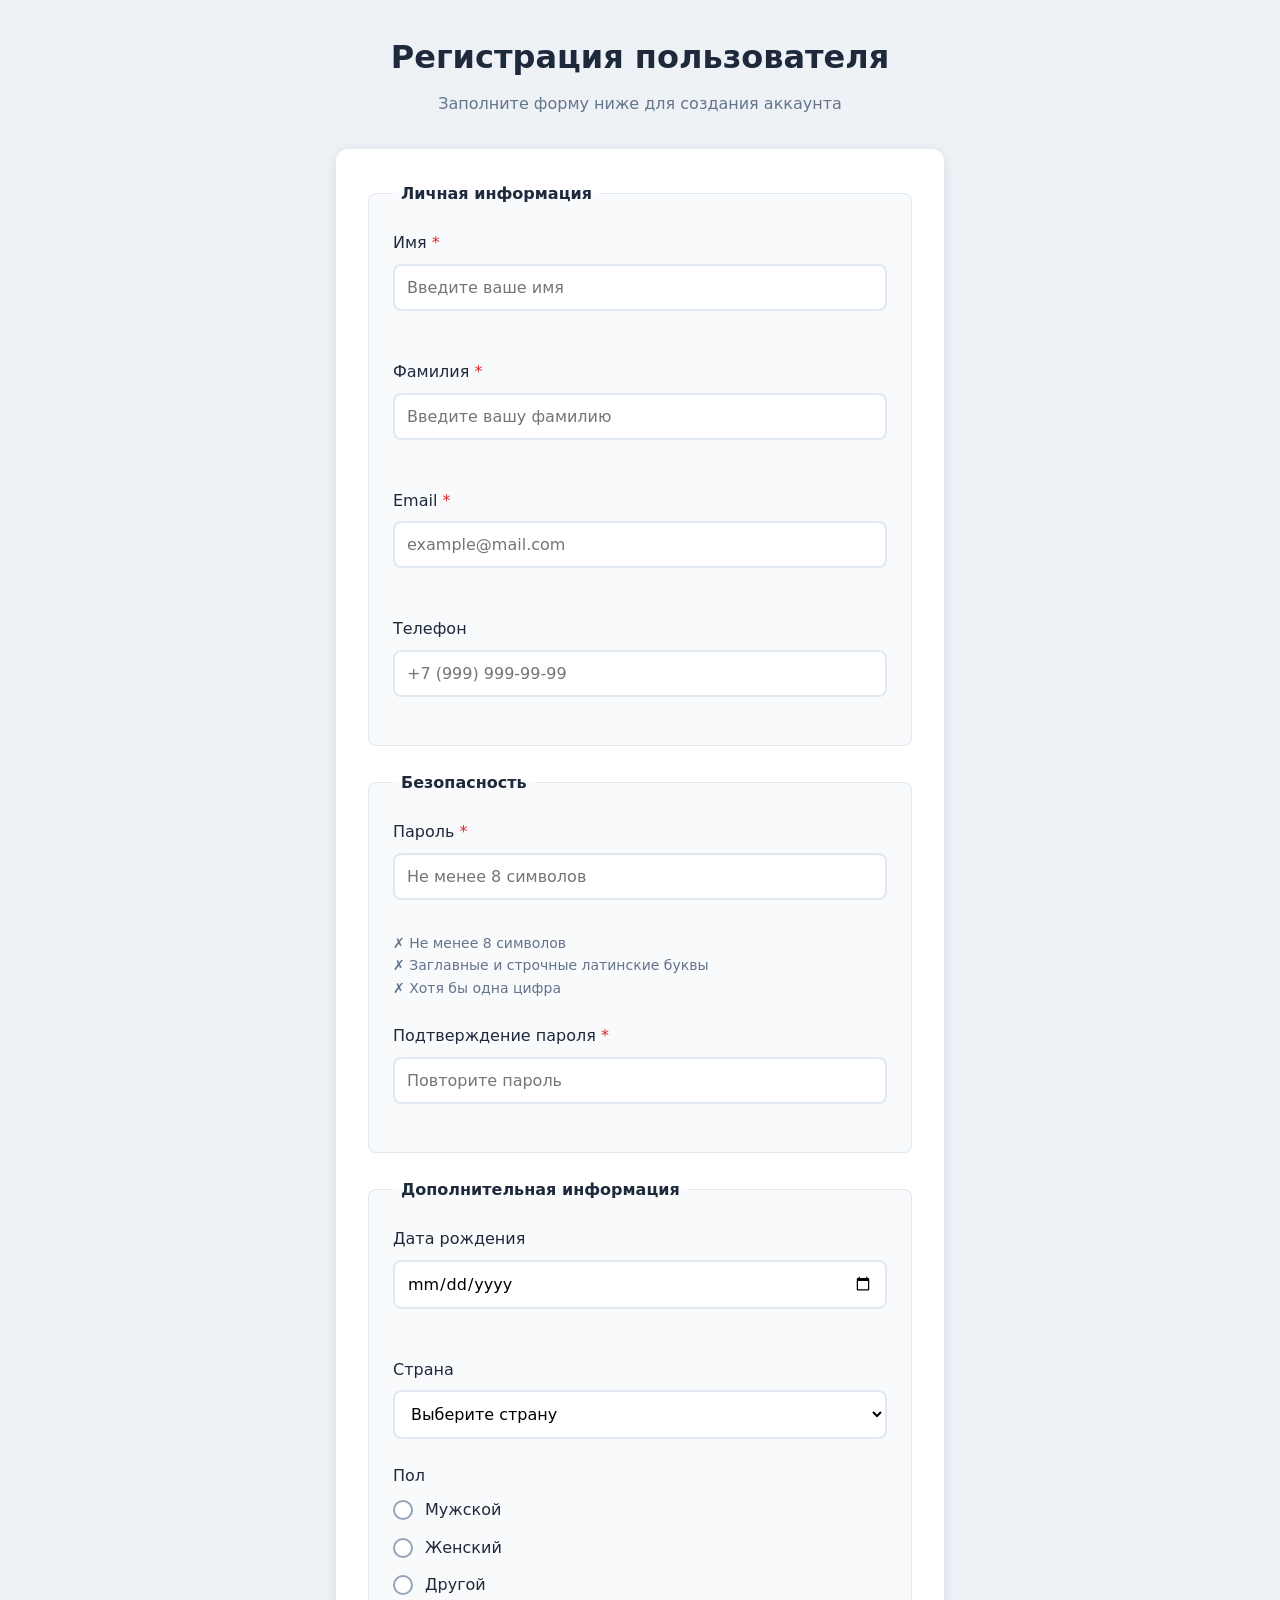
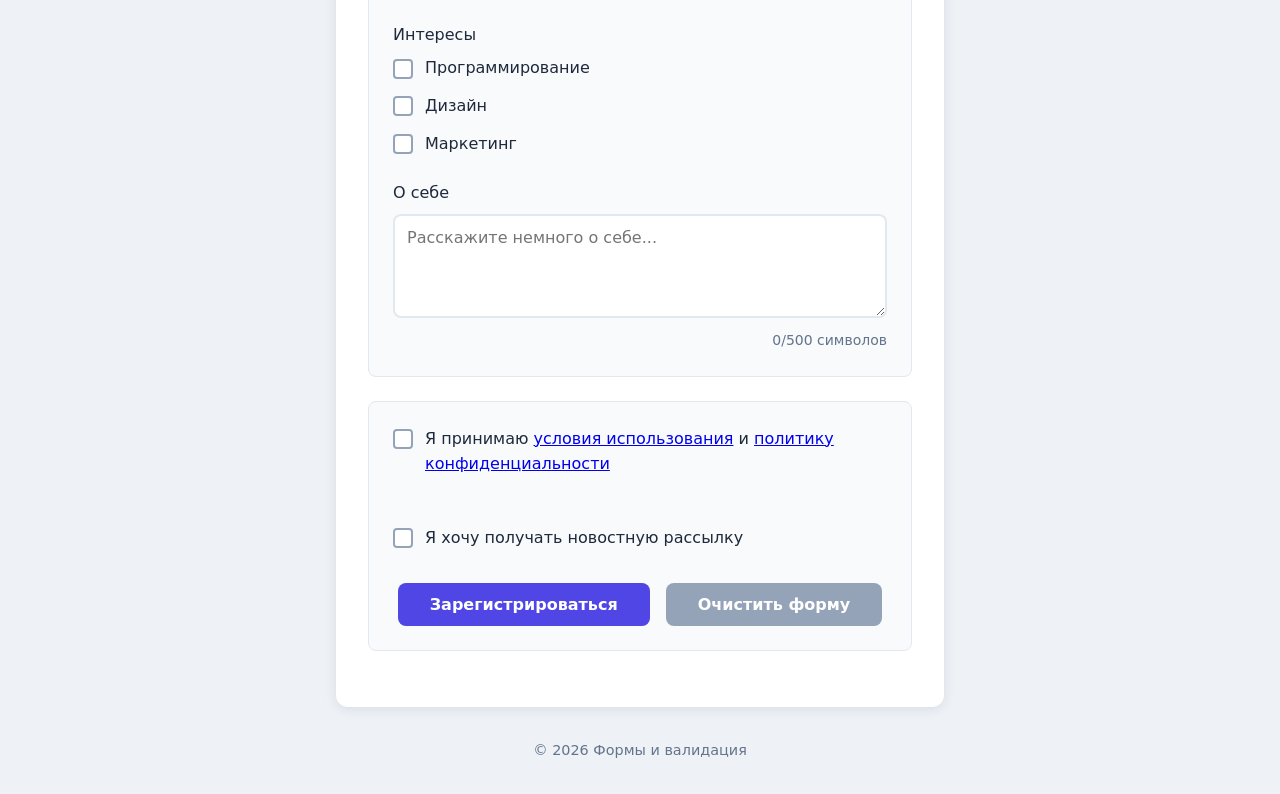
<file: ПР7/index.html>
<!DOCTYPE html>
<html lang="ru">
<head>
    <meta charset="UTF-8">
    <meta name="viewport" content="width=device-width, initial-scale=1.0">
    <title>Вёрстка и валидация форм</title>
    <link rel="stylesheet" href="reset.css">
    <link rel="stylesheet" href="styles.css">
</head>
<body>
    <div class="container">
        <header class="header">
            <h1 id="formTitle">Регистрация пользователя</h1>
            <p>Заполните форму ниже для создания аккаунта</p>
        </header>

        <main class="main">
            <form class="registration-form" id="registrationForm" aria-labelledby="formTitle" novalidate>
                <!-- Личная информация -->
                <fieldset class="form-section">
                    <legend>Личная информация</legend>

                    <div class="form-group">
                        <label for="firstName" class="required">Имя</label>
                        <input type="text" id="firstName" name="firstName" required
                               minlength="2" maxlength="50" autocomplete="given-name"
                               placeholder="Введите ваше имя"
                               aria-describedby="firstNameError">
                        <span class="error-message" id="firstNameError" aria-live="polite"></span>
                    </div>

                    <div class="form-group">
                        <label for="lastName" class="required">Фамилия</label>
                        <input type="text" id="lastName" name="lastName" required
                               minlength="2" maxlength="50" autocomplete="family-name"
                               placeholder="Введите вашу фамилию"
                               aria-describedby="lastNameError">
                        <span class="error-message" id="lastNameError" aria-live="polite"></span>
                    </div>

                    <div class="form-group">
                        <label for="email" class="required">Email</label>
                        <input type="email" id="email" name="email" required
                               autocomplete="email"
                               placeholder="example@mail.com"
                               aria-describedby="emailError">
                        <span class="error-message" id="emailError" aria-live="polite"></span>
                    </div>

                    <div class="form-group">
                        <label for="phone">Телефон</label>
                        <input type="tel" id="phone" name="phone" inputmode="tel" autocomplete="tel"
                               pattern="[\+]\d{1,3}\s?\(\d{1,5}\)\s?\d{1,3}[\-]\d{2}[\-]\d{2}"
                               placeholder="+7 (999) 999-99-99"
                               aria-describedby="phoneError">
                        <span class="error-message" id="phoneError" aria-live="polite"></span>
                    </div>
                </fieldset>

                <!-- Безопасность -->
                <fieldset class="form-section">
                    <legend>Безопасность</legend>

                    <div class="form-group">
                        <label for="password" class="required">Пароль</label>
                        <input type="password" id="password" name="password" required
                               minlength="8" pattern="^(?=.*[a-z])(?=.*[A-Z])(?=.*\d).+$"
                               autocomplete="new-password"
                               placeholder="Не менее 8 символов"
                               aria-describedby="passwordRequirements passwordError">
                        <span class="error-message" id="passwordError" aria-live="polite"></span>
                        <ul class="password-requirements" id="passwordRequirements">
                            <li data-rule="length">Не менее 8 символов</li>
                            <li data-rule="case">Заглавные и строчные латинские буквы</li>
                            <li data-rule="digit">Хотя бы одна цифра</li>
                        </ul>
                    </div>

                    <div class="form-group">
                        <label for="confirmPassword" class="required">Подтверждение пароля</label>
                        <input type="password" id="confirmPassword" name="confirmPassword" required
                               autocomplete="new-password"
                               placeholder="Повторите пароль"
                               aria-describedby="confirmPasswordError">
                        <span class="error-message" id="confirmPasswordError" aria-live="polite"></span>
                    </div>
                </fieldset>

                <!-- Дополнительная информация -->
                <fieldset class="form-section">
                    <legend>Дополнительная информация</legend>

                    <div class="form-group">
                        <label for="birthDate">Дата рождения</label>
                        <input type="date" id="birthDate" name="birthDate" autocomplete="bday"
                               min="1900-01-01" max="2026-12-31"
                               aria-describedby="birthDateError">
                        <span class="error-message" id="birthDateError" aria-live="polite"></span>
                    </div>

                    <div class="form-group">
                        <label for="country">Страна</label>
                        <select id="country" name="country" autocomplete="country">
                            <option value="">Выберите страну</option>
                            <option value="ru">Россия</option>
                            <option value="kz">Казахстан</option>
                            <option value="by">Беларусь</option>
                            <option value="other">Другая</option>
                        </select>
                    </div>

                    <div class="form-group">
                        <span class="group-label" id="genderLabel">Пол</span>
                        <div class="radio-group" role="radiogroup" aria-labelledby="genderLabel">
                            <label class="radio-label">
                                <input type="radio" name="gender" value="male">
                                <span class="radio-custom"></span>
                                Мужской
                            </label>
                            <label class="radio-label">
                                <input type="radio" name="gender" value="female">
                                <span class="radio-custom"></span>
                                Женский
                            </label>
                            <label class="radio-label">
                                <input type="radio" name="gender" value="other">
                                <span class="radio-custom"></span>
                                Другой
                            </label>
                        </div>
                    </div>

                    <div class="form-group">
                        <span class="group-label" id="interestsLabel">Интересы</span>
                        <div class="checkbox-group" role="group" aria-labelledby="interestsLabel">
                            <label class="checkbox-label">
                                <input type="checkbox" name="interests" value="programming">
                                <span class="checkbox-custom"></span>
                                Программирование
                            </label>
                            <label class="checkbox-label">
                                <input type="checkbox" name="interests" value="design">
                                <span class="checkbox-custom"></span>
                                Дизайн
                            </label>
                            <label class="checkbox-label">
                                <input type="checkbox" name="interests" value="marketing">
                                <span class="checkbox-custom"></span>
                                Маркетинг
                            </label>
                        </div>
                    </div>

                    <div class="form-group">
                        <label for="bio">О себе</label>
                        <textarea id="bio" name="bio" rows="4"
                                  placeholder="Расскажите немного о себе..."
                                  maxlength="500"></textarea>
                        <div class="char-counter">
                            <span id="charCount">0</span>/500 символов
                        </div>
                    </div>
                </fieldset>

                <!-- Соглашения и кнопки -->
                <div class="form-section">
                    <div class="form-group">
                        <label class="checkbox-label">
                            <input type="checkbox" id="terms" name="terms" required
                                   aria-describedby="termsError">
                            <span class="checkbox-custom"></span>
                            <span>Я принимаю <a href="#">условия использования</a> и <a href="#">политику конфиденциальности</a></span>
                        </label>
                        <span class="error-message" id="termsError" aria-live="polite"></span>
                    </div>

                    <div class="form-group">
                        <label class="checkbox-label">
                            <input type="checkbox" id="newsletter" name="newsletter">
                            <span class="checkbox-custom"></span>
                            Я хочу получать новостную рассылку
                        </label>
                    </div>

                    <div class="form-status" id="formStatus" role="status" aria-live="polite"></div>

                    <div class="form-actions">
                        <button type="submit" class="btn btn-primary">Зарегистрироваться</button>
                        <button type="reset" class="btn btn-secondary">Очистить форму</button>
                    </div>
                </div>
            </form>
        </main>

        <footer class="footer">
            <p>&copy; 2026 Формы и валидация</p>
        </footer>
    </div>

    <script src="script.js"></script>
</body>
</html>
</file>
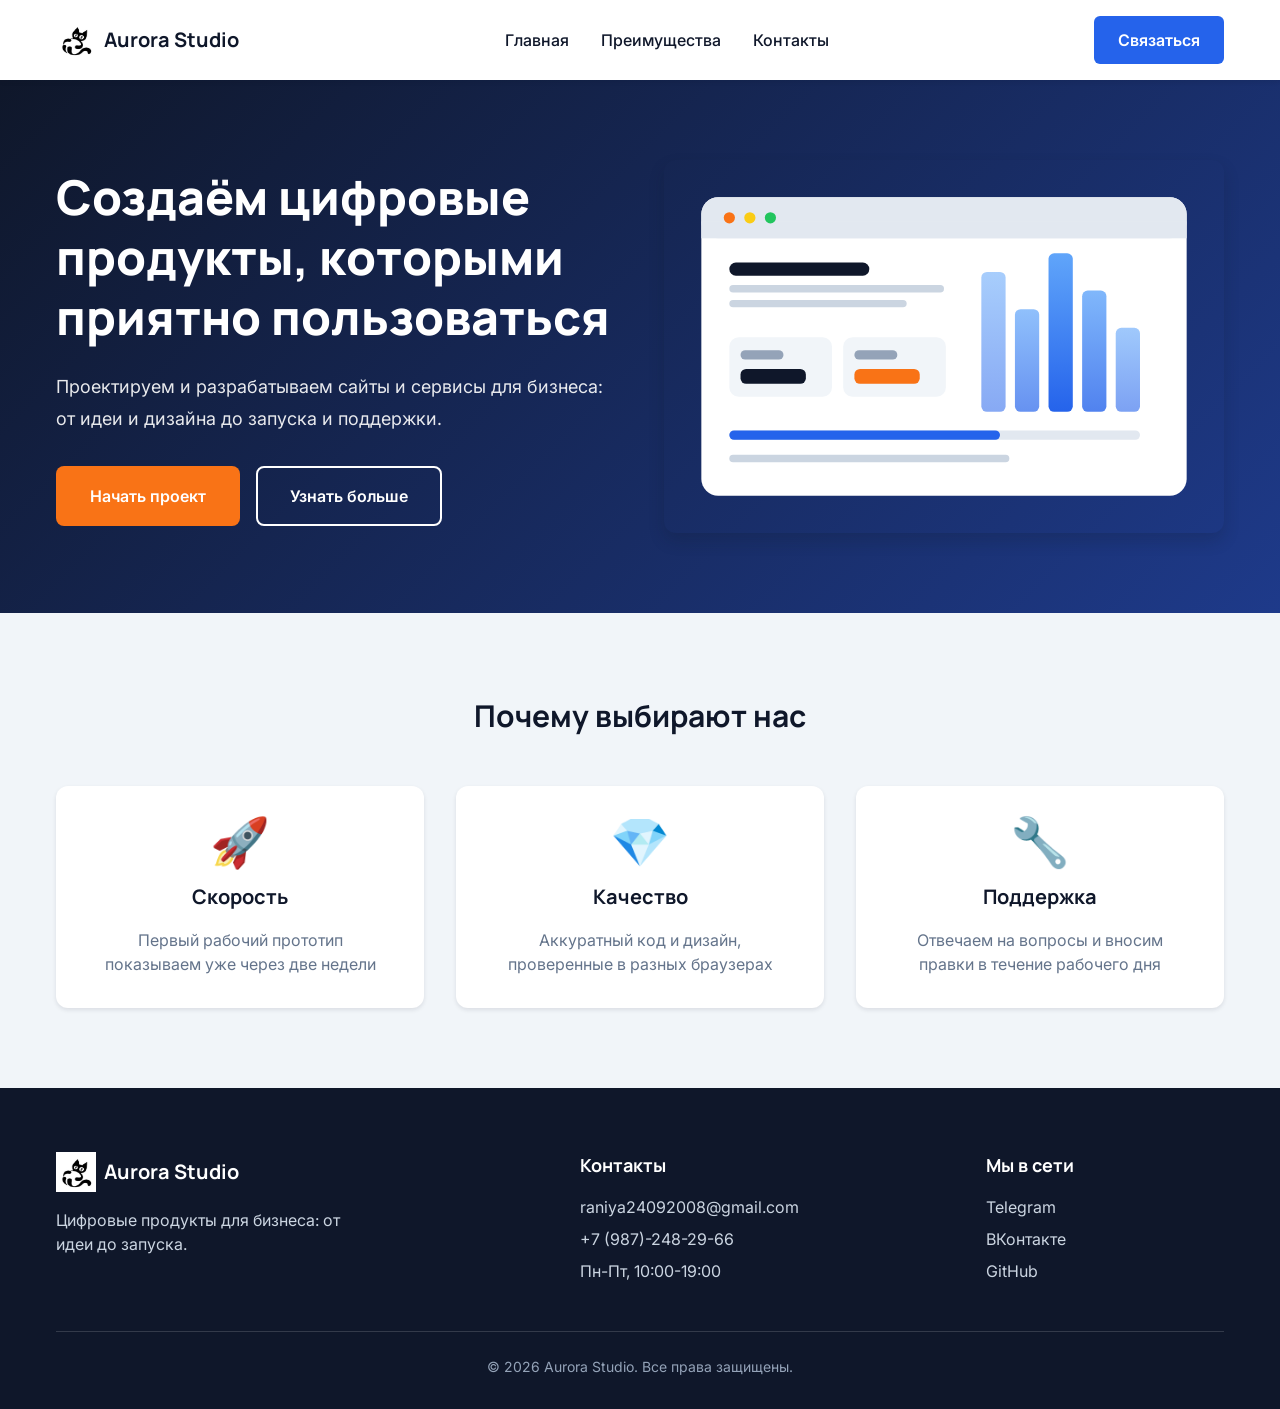
<file: ПР8/index.html>
<!DOCTYPE html>
<html lang="ru">
<head>
    <meta charset="UTF-8">
    <meta name="viewport" content="width=device-width, initial-scale=1.0">
    <meta name="description" content="Aurora Studio: проектируем и разрабатываем цифровые продукты для бизнеса.">
    <title>Верстка по макету | Aurora Studio</title>
    <link rel="icon" href="images/my-logo.png" type="image/png">

    <!-- Шрифты Google Fonts: Manrope для заголовков, Inter для текста -->
    <link rel="preconnect" href="https://fonts.googleapis.com">
    <link rel="preconnect" href="https://fonts.gstatic.com" crossorigin>
    <link rel="stylesheet" href="https://fonts.googleapis.com/css2?family=Inter:wght@400;500;600&family=Manrope:wght@600;700;800&display=swap">

    <link rel="stylesheet" href="styles/reset.css">
    <link rel="stylesheet" href="styles/variables.css">
    <link rel="stylesheet" href="styles/main.css">
</head>
<body>
    <header class="header">
        <div class="container">
            <a href="#home" class="logo">
                <img src="images/my-logo.png" alt="" class="logo-img" width="40" height="40">
                <span class="logo-text">Aurora Studio</span>
            </a>

            <nav class="nav" aria-label="Главное меню">
                <ul class="nav-list">
                    <li><a href="#home" class="nav-link">Главная</a></li>
                    <li><a href="#services" class="nav-link">Преимущества</a></li>
                    <li><a href="#contact" class="nav-link">Контакты</a></li>
                </ul>
            </nav>

            <a href="#contact" class="cta-button">Связаться</a>
        </div>
    </header>

    <main>
        <section class="hero" id="home">
            <div class="container">
                <div class="hero-content">
                    <h1 class="hero-title">Создаём цифровые продукты, которыми приятно пользоваться</h1>
                    <p class="hero-description">
                        Проектируем и разрабатываем сайты и сервисы для бизнеса:
                        от идеи и дизайна до запуска и поддержки.
                    </p>
                    <div class="hero-actions">
                        <a href="#contact" class="btn btn-primary">Начать проект</a>
                        <a href="#services" class="btn btn-secondary">Узнать больше</a>
                    </div>
                </div>
                <div class="hero-visual">
                    <img src="images/hero.svg" alt="Иллюстрация: панель аналитики цифрового продукта" class="hero-image" width="600" height="400">
                </div>
            </div>
        </section>

        <section class="features" id="services" aria-labelledby="features-title">
            <div class="container">
                <h2 class="section-title" id="features-title">Почему выбирают нас</h2>
                <div class="features-grid">
                    <article class="feature-card">
                        <div class="feature-icon" aria-hidden="true">🚀</div>
                        <h3 class="feature-title">Скорость</h3>
                        <p class="feature-description">
                            Первый рабочий прототип показываем уже через две недели
                        </p>
                    </article>

                    <article class="feature-card">
                        <div class="feature-icon" aria-hidden="true">💎</div>
                        <h3 class="feature-title">Качество</h3>
                        <p class="feature-description">
                            Аккуратный код и дизайн, проверенные в разных браузерах
                        </p>
                    </article>

                    <article class="feature-card">
                        <div class="feature-icon" aria-hidden="true">🔧</div>
                        <h3 class="feature-title">Поддержка</h3>
                        <p class="feature-description">
                            Отвечаем на вопросы и вносим правки в течение рабочего дня
                        </p>
                    </article>
                </div>
            </div>
        </section>
    </main>

    <footer class="footer" id="contact">
        <div class="container">
            <div class="footer-grid">
                <div class="footer-about">
                    <a href="#home" class="logo">
                        <img src="images/my-logo.png" alt="Логотип Aurora Studio" class="logo-img" width="40" height="40">
                        <span class="logo-text">Aurora Studio</span>
                    </a>
                    <p class="footer-text">Цифровые продукты для бизнеса: от идеи до запуска.</p>
                </div>

                <div class="footer-contacts">
                    <h2 class="footer-title">Контакты</h2>
                    <address class="footer-list">
                        <a href="mailto:raniya24092008@gmail.com" class="footer-link">raniya24092008@gmail.com</a>
                        <a href="tel:+79872482966" class="footer-link">+7 (987)-248-29-66</a>
                        <span>Пн-Пт, 10:00-19:00</span>
                    </address>
                </div>

                <div class="footer-social">
                    <h2 class="footer-title">Мы в сети</h2>
                    <ul class="footer-list">
                        <li><a href="https://t.me/" class="footer-link" target="_blank" rel="noopener noreferrer">Telegram</a></li>
                        <li><a href="https://vk.com/" class="footer-link" target="_blank" rel="noopener noreferrer">ВКонтакте</a></li>
                        <li><a href="https://github.com/" class="footer-link" target="_blank" rel="noopener noreferrer">GitHub</a></li>
                    </ul>
                </div>
            </div>

            <p class="footer-bottom">&copy; 2026 Aurora Studio. Все права защищены.</p>
        </div>
    </footer>
</body>
</html>
</file>
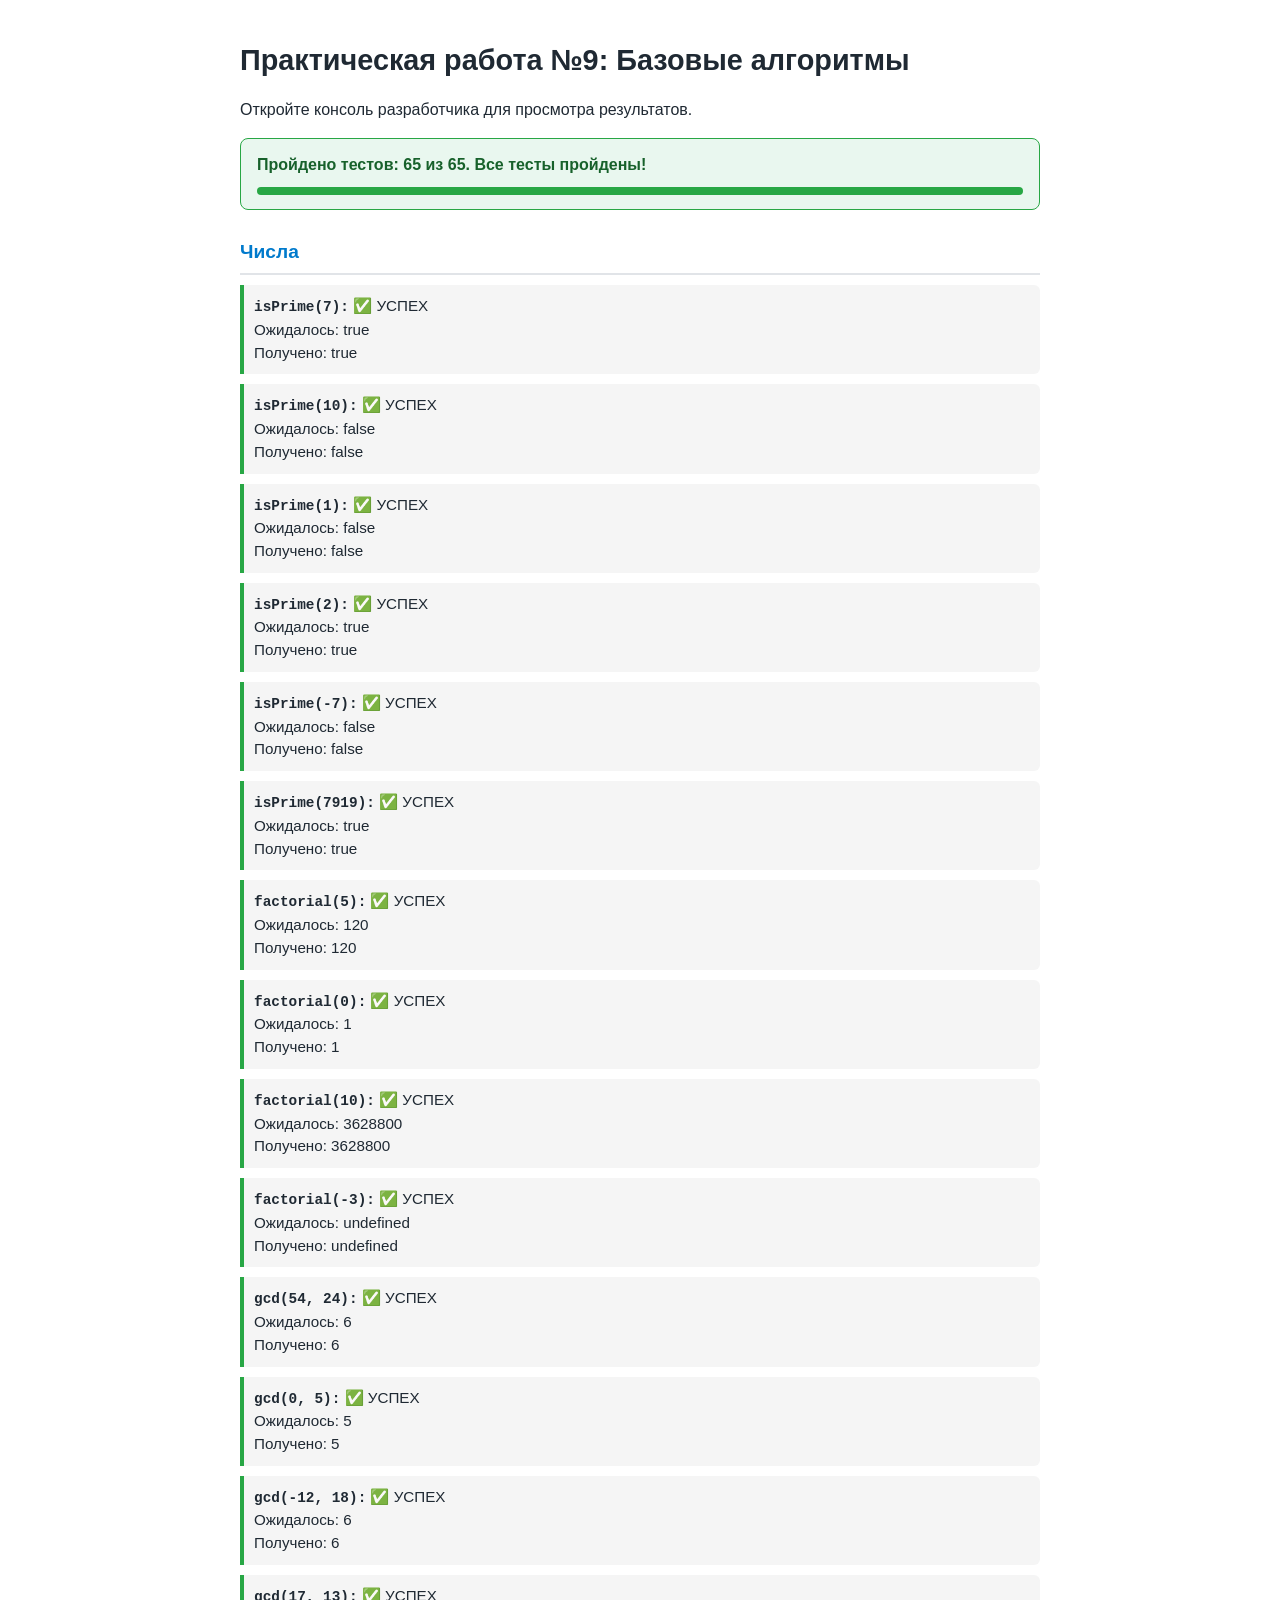
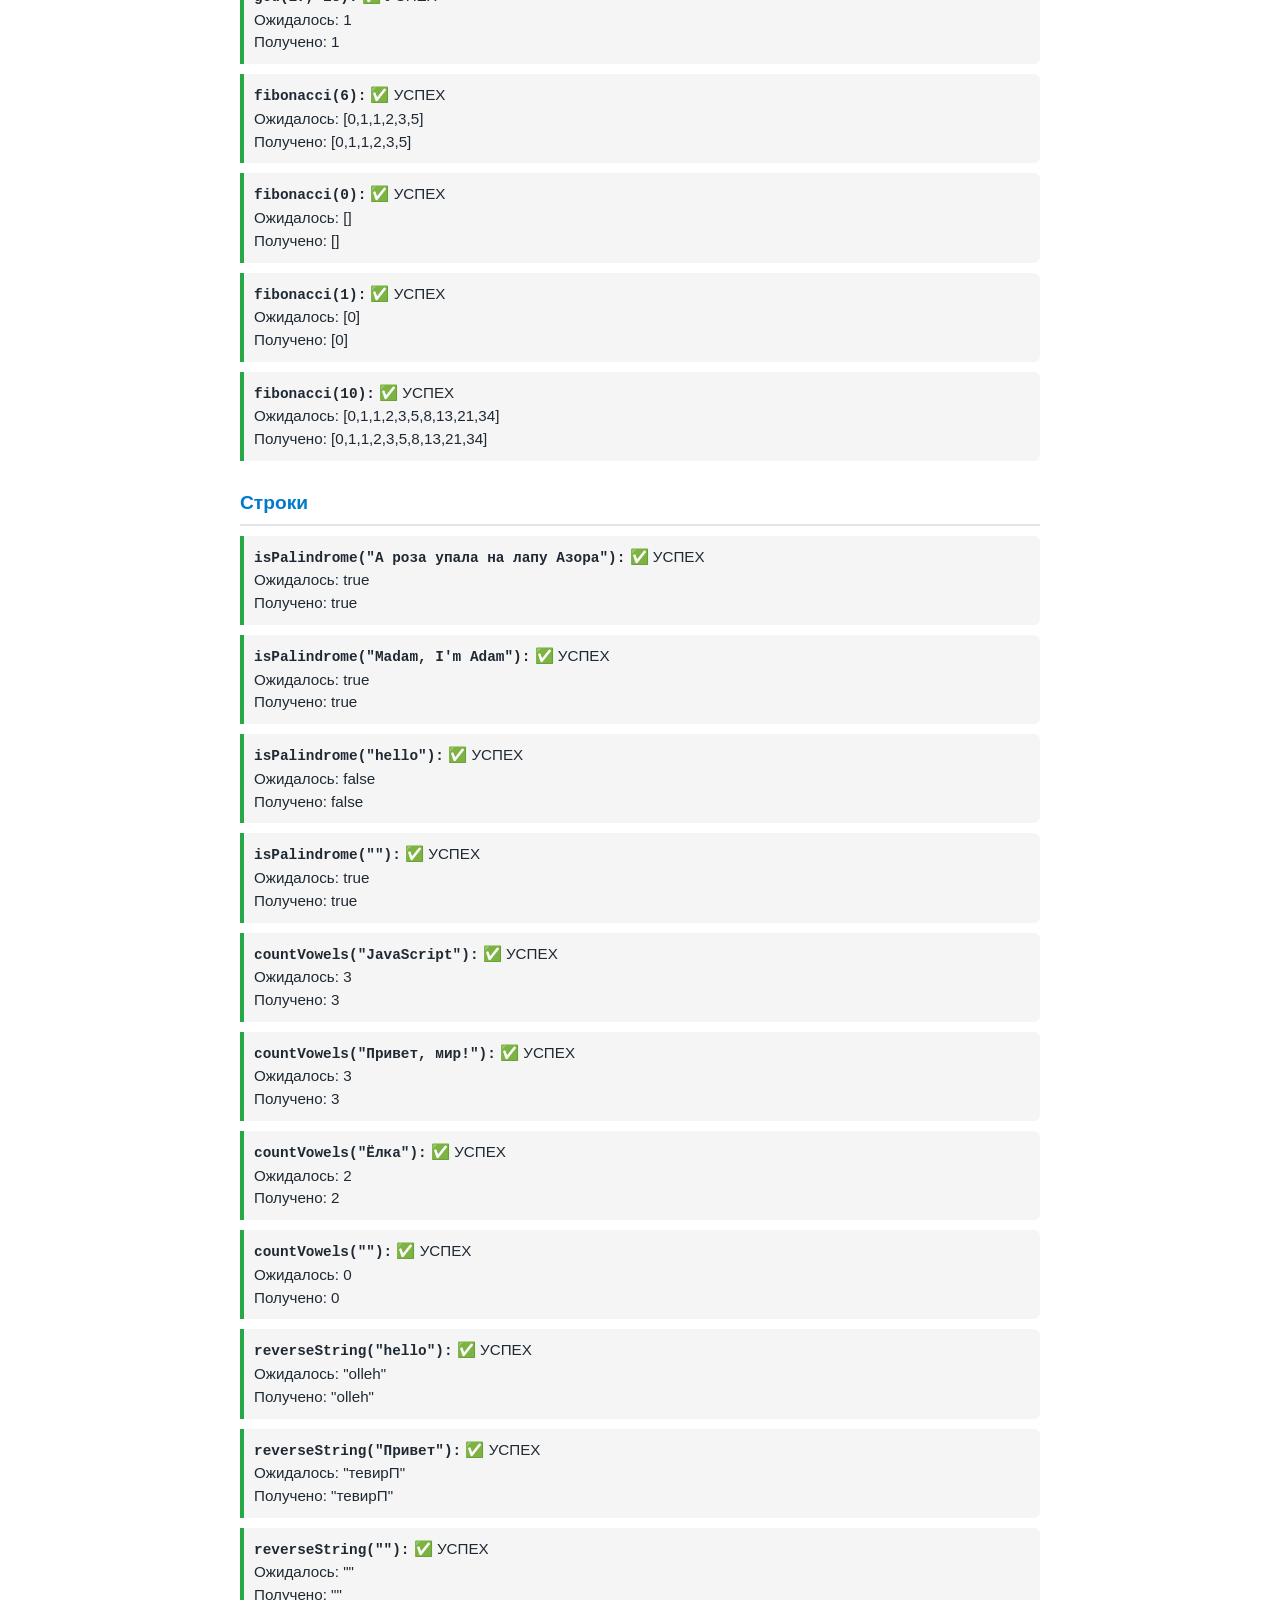
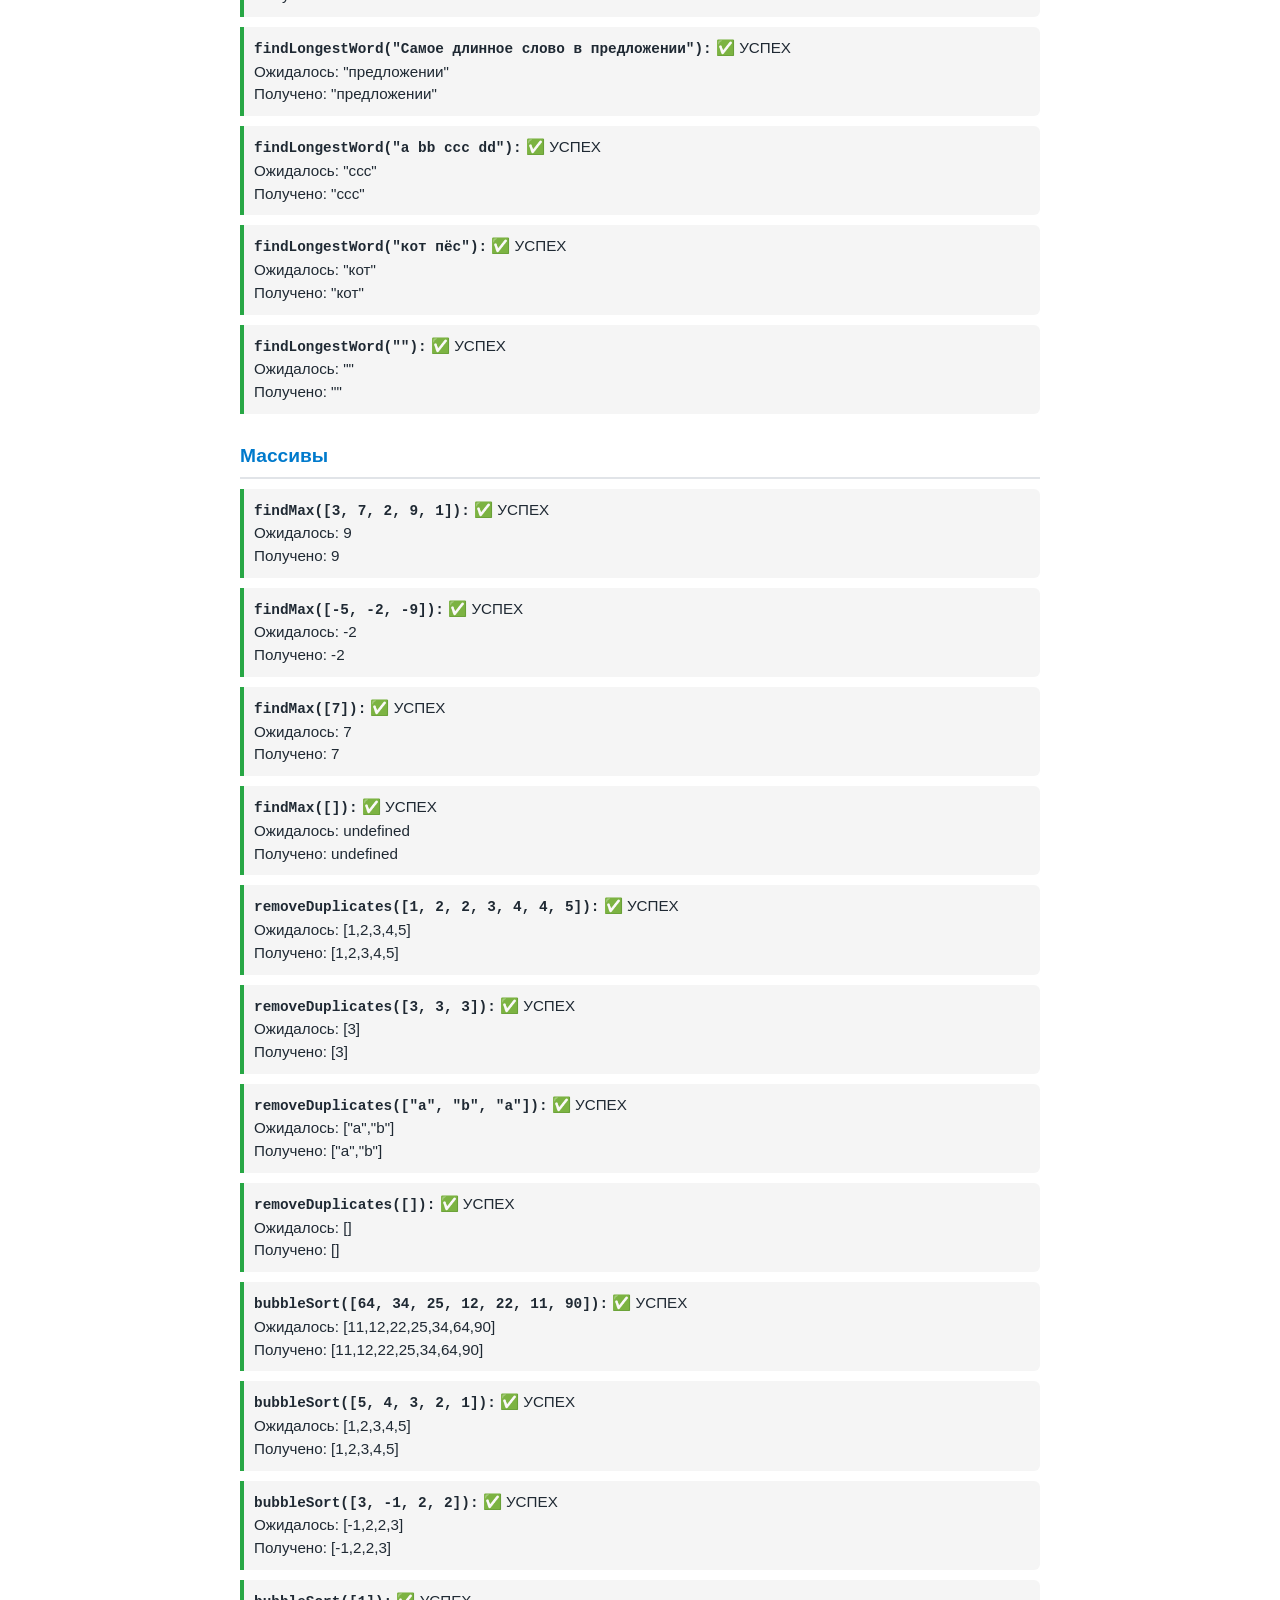
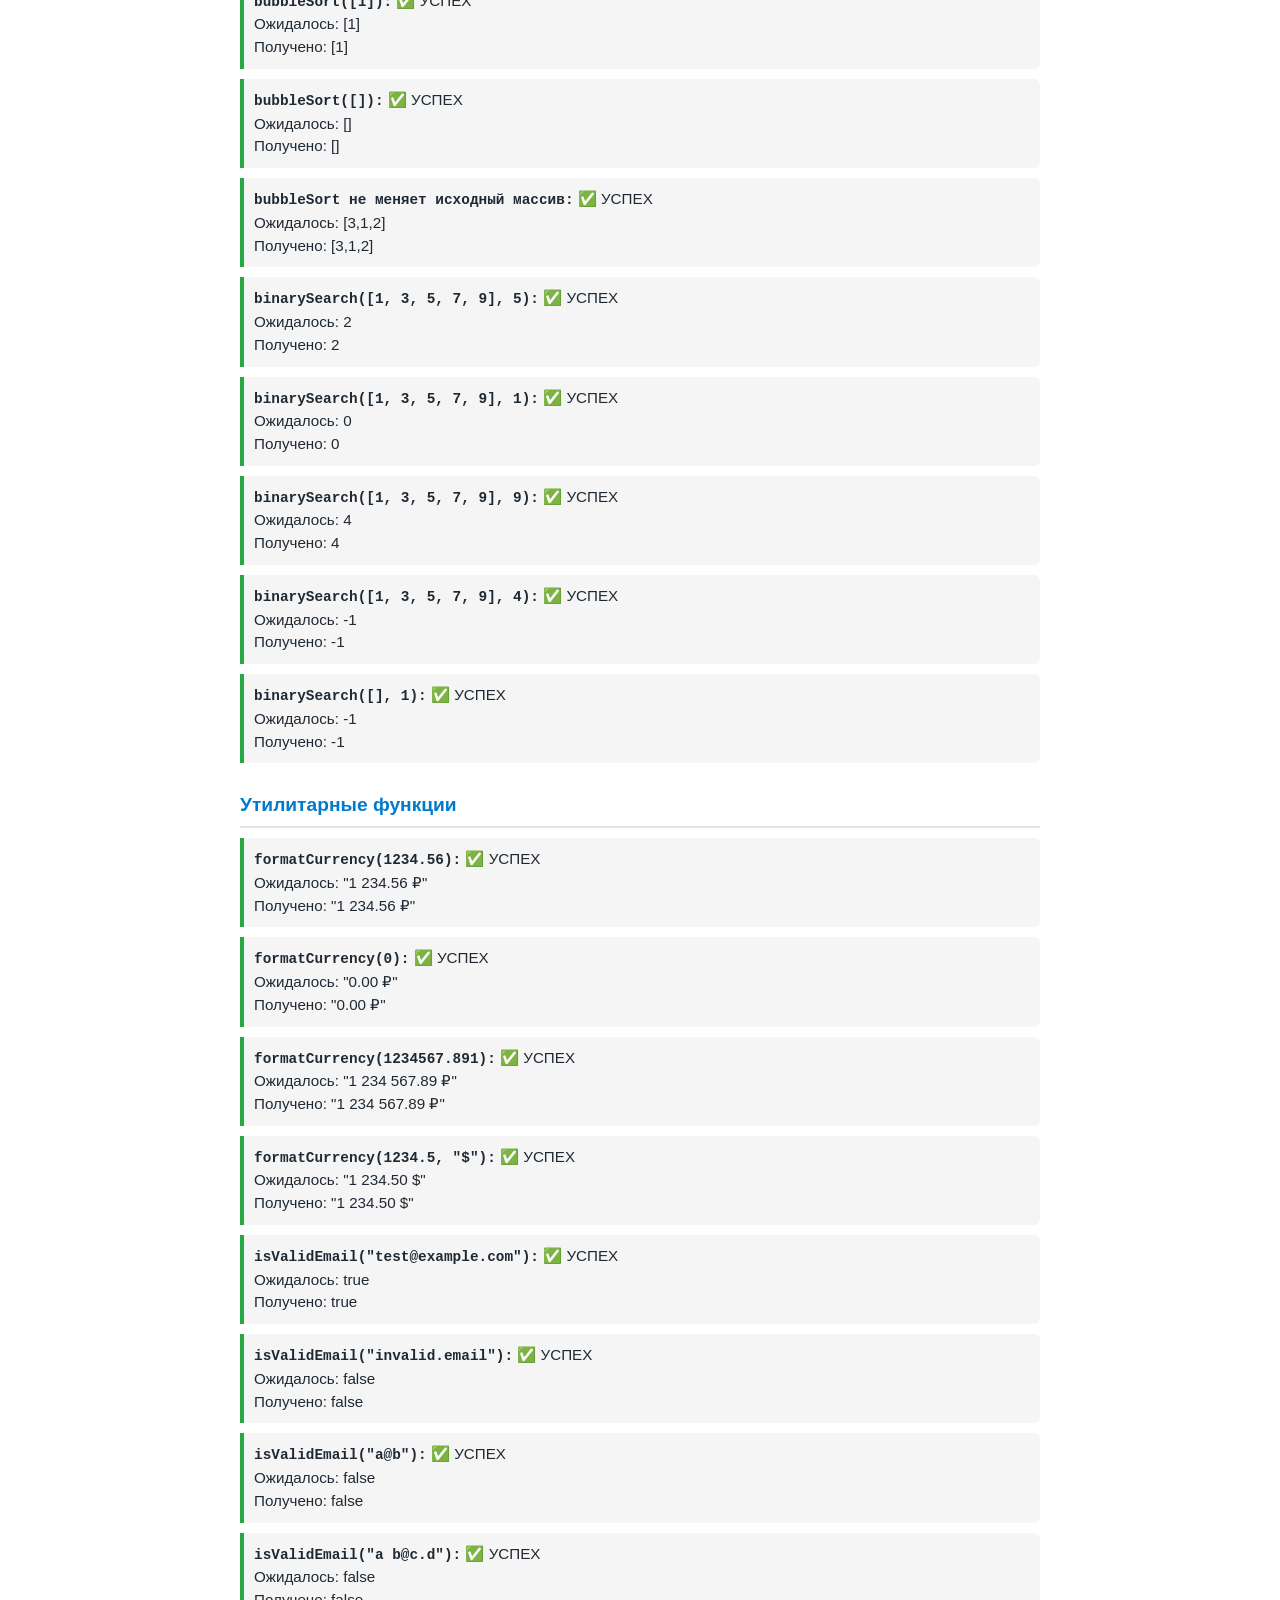
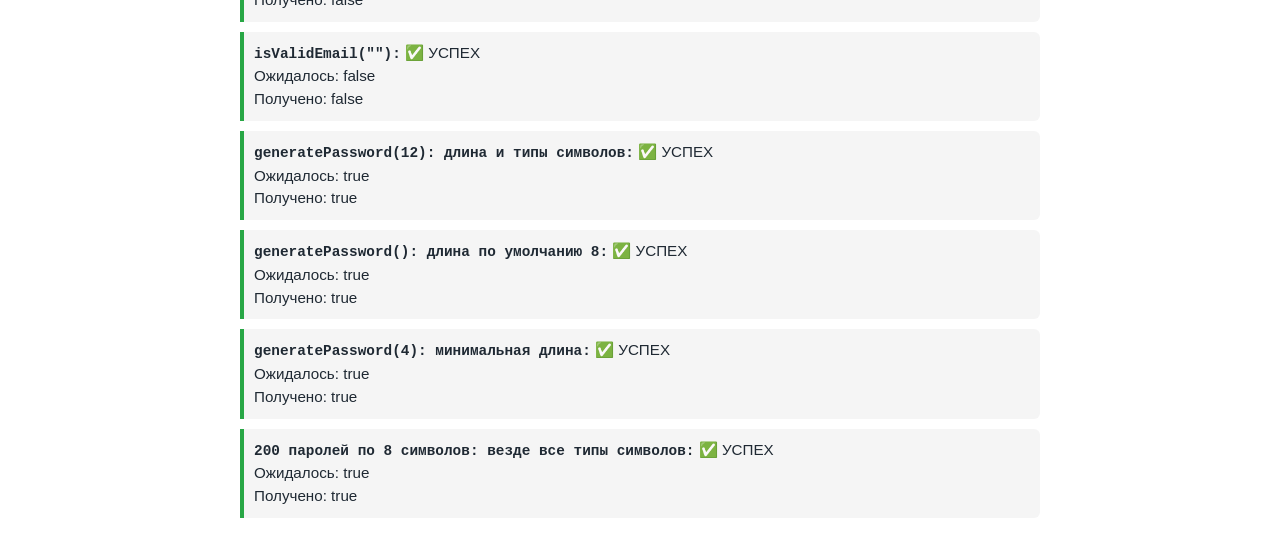
<file: ПР9/index.html>
<!DOCTYPE html>
<html lang="ru">
<head>
    <meta charset="UTF-8">
    <meta name="viewport" content="width=device-width, initial-scale=1.0">
    <title>JavaScript: Базовые алгоритмы</title>
    <style>
        body {
            font-family: Arial, sans-serif;
            max-width: 800px;
            margin: 0 auto;
            padding: 20px;
        }
        .test-result {
            margin: 10px 0;
            padding: 10px;
            border-left: 4px solid #007acc;
            background: #f5f5f5;
        }
        .success { border-color: #28a745; }
        .error { border-color: #dc3545; }
    </style>
    <!-- Необязательные дополнительные стили (задача 1.1) -->
    <link rel="stylesheet" href="style.css">
</head>
<body>
    <h1>Практическая работа №9: Базовые алгоритмы</h1>
    <p>Откройте консоль разработчика для просмотра результатов.</p>
    <div id="summary" aria-live="polite"></div>
    <div id="testResults"></div>

    <script src="algorithms.js"></script>
    <script src="tests.js"></script>
</body>
</html>
</file>
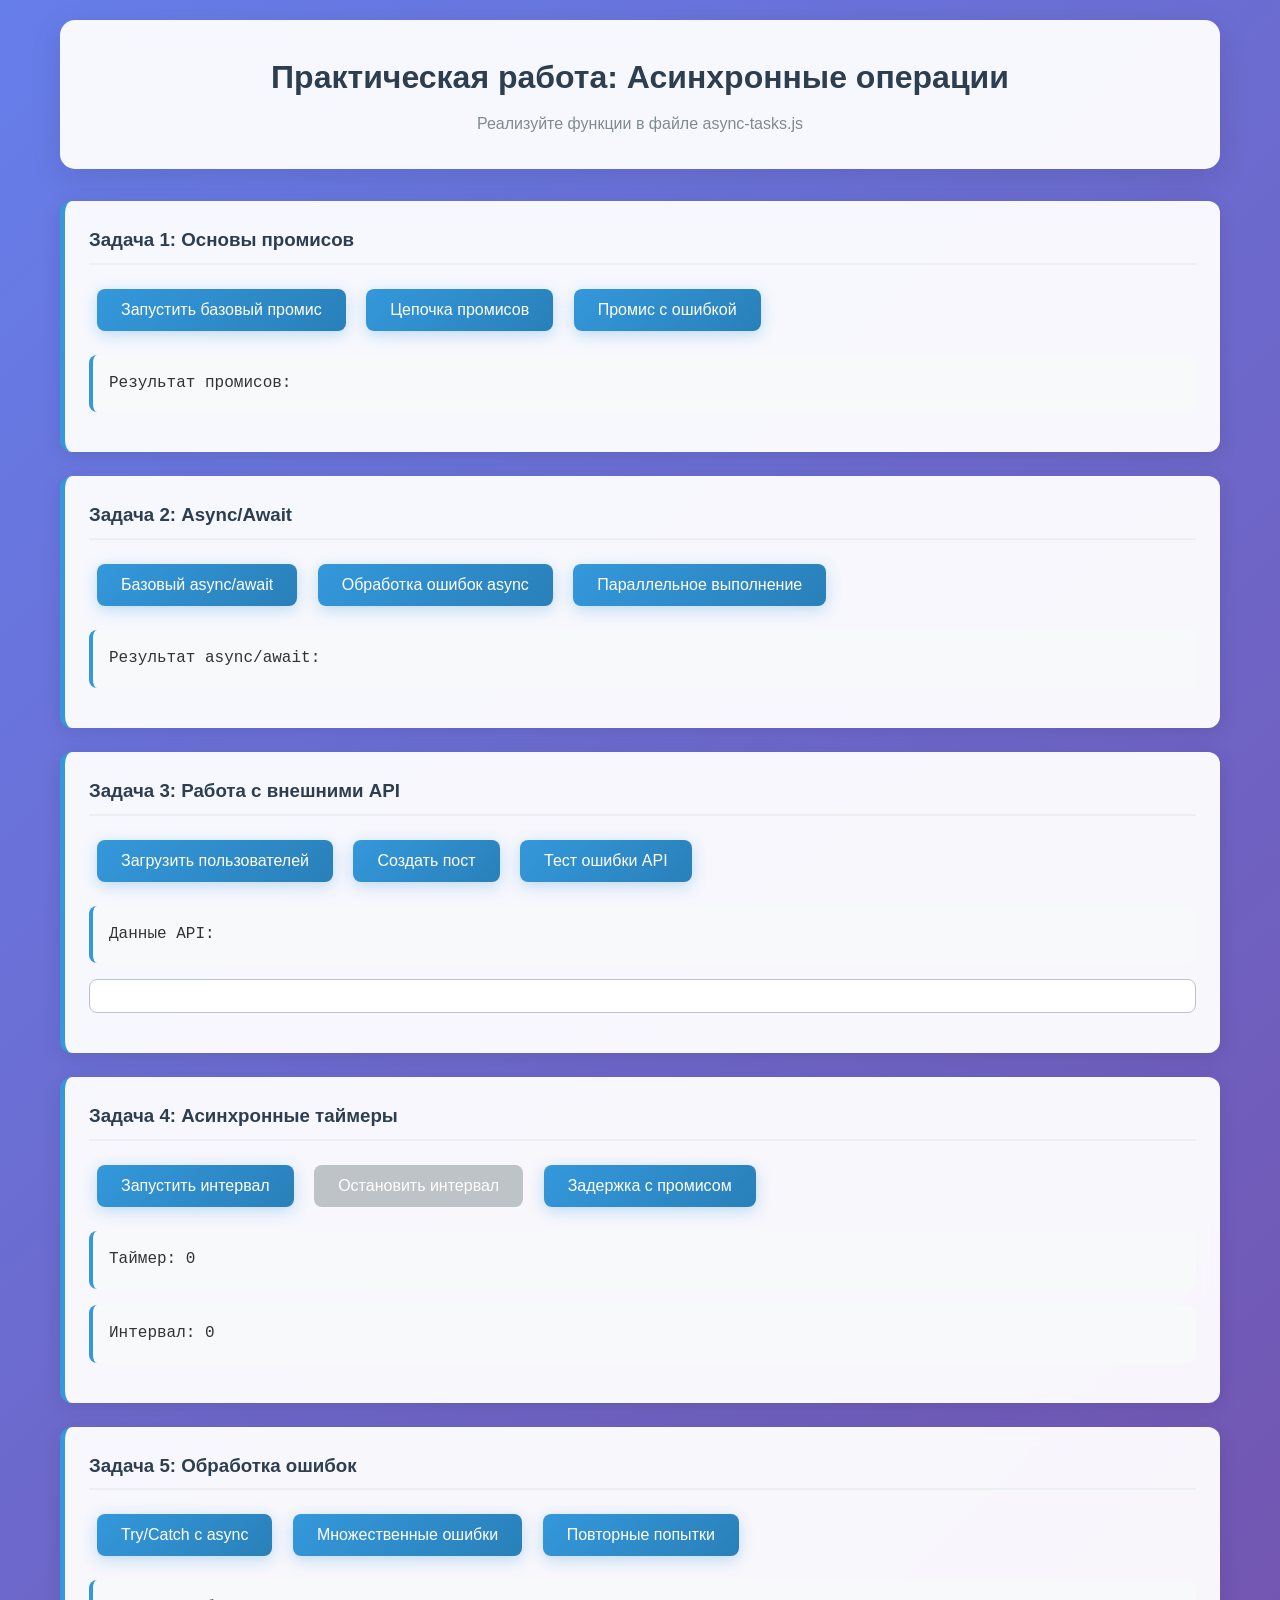
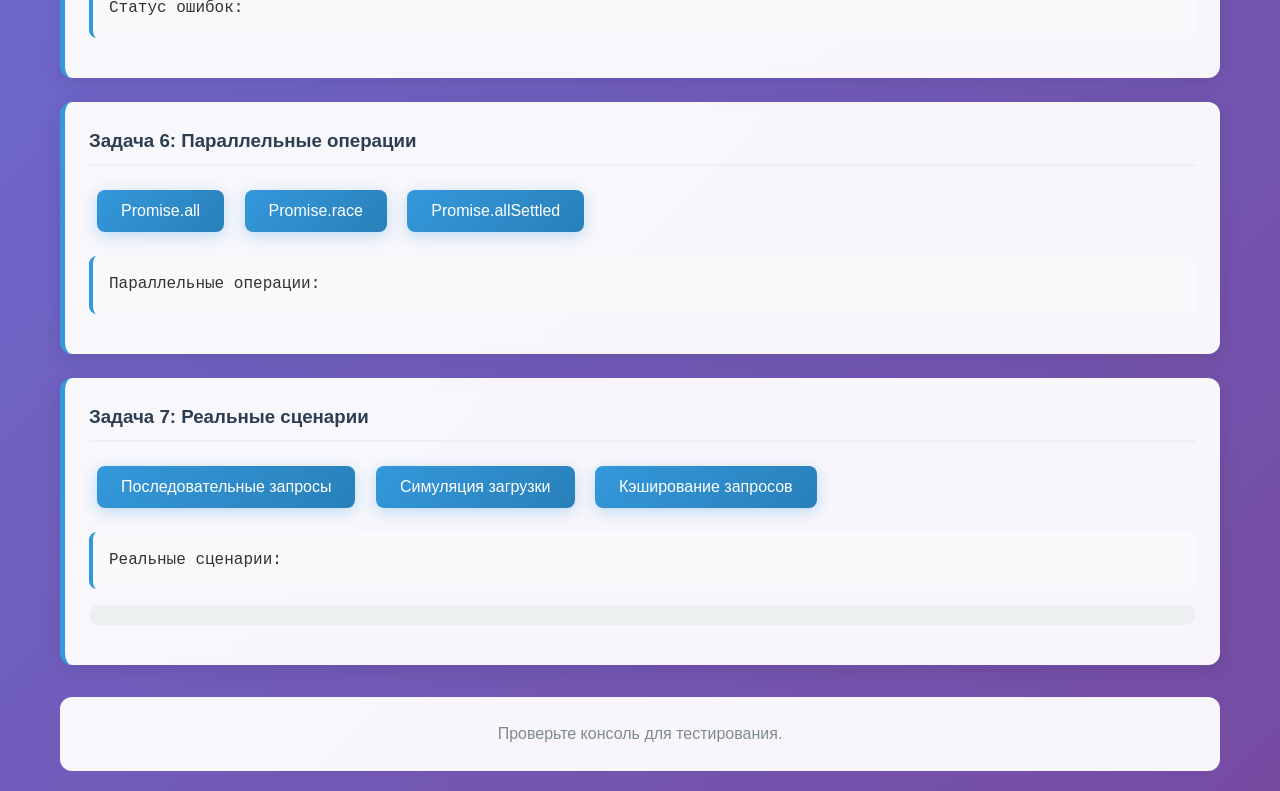
<file: Пр13/async_operations/index.html>
<!DOCTYPE html>
<html lang="ru">
<head>
    <meta charset="UTF-8">
    <meta name="viewport" content="width=device-width, initial-scale=1.0">
    <title>Асинхронные операции JavaScript</title>
    <link rel="stylesheet" href="styles.css">
    <link rel="icon" type="image/png" href="favicon.png">
</head>
<body>
    <div class="container">
        <header id="main-header">
            <h1>Практическая работа: Асинхронные операции</h1>
            <p>Реализуйте функции в файле async-tasks.js</p>
        </header>

        <section id="tasks-section">
            <!-- Задача 1: Промисы -->
            <div class="task-area" id="task1">
                <h3>Задача 1: Основы промисов</h3>
                <div class="promise-demo">
                    <button id="basic-promise">Запустить базовый промис</button>
                    <button id="promise-chain">Цепочка промисов</button>
                    <button id="promise-error">Промис с ошибкой</button>
                    <div id="promise-output" class="output">Результат промисов: </div>
                </div>
            </div>

            <!-- Задача 2: Async/Await -->
            <div class="task-area" id="task2">
                <h3>Задача 2: Async/Await</h3>
                <div class="async-demo">
                    <button id="basic-async">Базовый async/await</button>
                    <button id="async-error">Обработка ошибок async</button>
                    <button id="async-parallel">Параллельное выполнение</button>
                    <div id="async-output" class="output">Результат async/await: </div>
                </div>
            </div>

            <!-- Задача 3: Работа с API -->
            <div class="task-area" id="task3">
                <h3>Задача 3: Работа с внешними API</h3>
                <div class="api-demo">
                    <button id="fetch-users">Загрузить пользователей</button>
                    <button id="fetch-post">Создать пост</button>
                    <button id="fetch-error">Тест ошибки API</button>
                    <div id="api-output" class="output">Данные API: </div>
                    <div id="api-data" class="data-container"></div>
                </div>
            </div>

            <!-- Задача 4: Таймеры и интервалы -->
            <div class="task-area" id="task4">
                <h3>Задача 4: Асинхронные таймеры</h3>
                <div class="timer-demo">
                    <button id="start-interval">Запустить интервал</button>
                    <button id="stop-interval">Остановить интервал</button>
                    <button id="delay-promise">Задержка с промисом</button>
                    <div id="timer-output" class="output">Таймер: 0</div>
                    <div id="interval-output" class="output">Интервал: 0</div>
                </div>
            </div>

            <!-- Задача 5: Обработка ошибок -->
            <div class="task-area" id="task5">
                <h3>Задача 5: Обработка ошибок</h3>
                <div class="error-demo">
                    <button id="try-catch">Try/Catch с async</button>
                    <button id="multiple-errors">Множественные ошибки</button>
                    <button id="retry-pattern">Повторные попытки</button>
                    <div id="error-output" class="output">Статус ошибок: </div>
                </div>
            </div>

            <!-- Задача 6: Параллельное выполнение -->
            <div class="task-area" id="task6">
                <h3>Задача 6: Параллельные операции</h3>
                <div class="parallel-demo">
                    <button id="promise-all">Promise.all</button>
                    <button id="promise-race">Promise.race</button>
                    <button id="promise-allSettled">Promise.allSettled</button>
                    <div id="parallel-output" class="output">Параллельные операции: </div>
                </div>
            </div>

            <!-- Задача 7: Реальные сценарии -->
            <div class="task-area" id="task7">
                <h3>Задача 7: Реальные сценарии</h3>
                <div class="real-scenarios">
                    <button id="sequential-requests">Последовательные запросы</button>
                    <button id="upload-simulation">Симуляция загрузки</button>
                    <button id="cache-requests">Кэширование запросов</button>
                    <div id="scenario-output" class="output">Реальные сценарии: </div>
                    <div class="progress-bar">
                        <div class="progress-fill" id="progress-fill"></div>
                    </div>
                </div>
            </div>
        </section>

        <footer id="main-footer">
            <p>Проверьте консоль для тестирования.</p>
        </footer>

        <script src="async-tasks.js"></script>
        <script src="async-tests.js"></script>
    </div>
</body>
</html>
</file>
<file: ПР10/style.css>
/* Дополнительное оформление: подключается после встроенных стилей из index.html */

body {
    color: #1f2933;
}

h1 {
    margin-bottom: 0.25rem;
    font-size: 1.8rem;
}

/* Описания заданий */
.task h3 {
    margin-bottom: 4px;
    font-size: 1rem;
}

.task p {
    margin: 4px 0;
    font-size: 0.95rem;
}

.task code {
    font-family: Consolas, "Courier New", monospace;
}

/* Итоговая плашка с результатом */
.summary {
    margin: 16px 0 8px;
    padding: 14px 16px;
    border: 1px solid;
    border-radius: 8px;
}

.summary-success {
    background: #e9f7ef;
    border-color: #28a745;
    color: #17612b;
}

.summary-error {
    background: #fdecea;
    border-color: #dc3545;
    color: #8a1c26;
}

.progress {
    height: 8px;
    margin-top: 10px;
    overflow: hidden;
    border-radius: 4px;
    background: rgba(0, 0, 0, 0.12);
}

.progress-bar {
    height: 100%;
    background: #28a745;
    transition: width 0.6s ease;
}

.summary-error .progress-bar {
    background: #dc3545;
}

/* Заголовки групп тестов */
.test-section {
    margin: 28px 0 8px;
    padding-bottom: 6px;
    border-bottom: 2px solid #e1e4e8;
    font-size: 1.2rem;
    color: #007acc;
}

/* Карточки тестов */
.test-result {
    border-radius: 0 6px 6px 0;
    font-size: 0.95rem;
}

.test-result strong {
    font-family: Consolas, "Courier New", monospace;
    font-size: 0.9rem;
}
</file>
<file: ПР11/styles.css>
* {
    margin: 0;
    padding: 0;
    box-sizing: border-box;
}

body {
    font-family: 'Segoe UI', Tahoma, Geneva, Verdana, sans-serif;
    line-height: 1.6;
    color: #333;
    background-color: #f5f5f5;
}

.container {
    max-width: 1000px;
    margin: 0 auto;
    padding: 20px;
}

header {
    background: linear-gradient(135deg, #667eea 0%, #764ba2 100%);
    color: white;
    padding: 2rem;
    text-align: center;
    border-radius: 10px;
    margin-bottom: 2rem;
}

.task-area {
    background: white;
    padding: 1.5rem;
    margin-bottom: 1.5rem;
    border-radius: 8px;
    box-shadow: 0 2px 10px rgba(0,0,0,0.1);
    border-left: 4px solid #007acc;
}

.task-area h3 {
    color: #2c3e50;
    margin-bottom: 1rem;
    border-bottom: 2px solid #ecf0f1;
    padding-bottom: 0.5rem;
}

.target {
    min-height: 50px;
    border: 2px dashed #bdc3c7;
    padding: 1rem;
    margin: 1rem 0;
    border-radius: 4px;
}

.family-tree {
    border: 1px solid #3498db;
    padding: 1rem;
    border-radius: 4px;
    background: #ecf0f1;
}

.parent {
    background: #3498db;
    color: white;
    padding: 1rem;
    margin: 0.5rem 0;
    border-radius: 4px;
}

.child {
    background: #2980b9;
    color: white;
    padding: 0.5rem;
    margin: 0.25rem 0 0.25rem 2rem;
    border-radius: 4px;
}

.special {
    background: #e74c3c;
}

.style-demo {
    padding: 1rem;
    margin: 1rem 0;
    border: 2px solid #34495e;
    border-radius: 4px;
    transition: all 0.3s ease;
}

.active-style {
    background: #2ecc71;
    color: white;
    transform: scale(1.05);
    box-shadow: 0 4px 15px rgba(0,0,0,0.2);
}

.event-area, .list-controls {
    margin: 1rem 0;
}

button {
    background: #3498db;
    color: white;
    border: none;
    padding: 0.5rem 1rem;
    margin: 0.25rem;
    border-radius: 4px;
    cursor: pointer;
    transition: background 0.3s ease;
}

button:hover {
    background: #2980b9;
}

button:active {
    transform: translateY(1px);
}

input {
    padding: 0.5rem;
    border: 2px solid #bdc3c7;
    border-radius: 4px;
    margin: 0.25rem;
    width: 200px;
}

input:focus {
    outline: none;
    border-color: #3498db;
}

#dynamic-list {
    list-style: none;
    margin: 1rem 0;
}

.list-item {
    background: #ecf0f1;
    padding: 0.5rem 1rem;
    margin: 0.25rem 0;
    border-radius: 4px;
    display: flex;
    justify-content: space-between;
    align-items: center;
    transition: background 0.3s ease;
}

.list-item:hover {
    background: #d5dbdb;
}

.list-item button {
    background: #e74c3c;
    padding: 0.25rem 0.5rem;
    font-size: 0.8rem;
}

.list-item button:hover {
    background: #c0392b;
}

form {
    background: #ecf0f1;
    padding: 1rem;
    border-radius: 4px;
    margin: 1rem 0;
}

form div {
    margin: 0.5rem 0;
}

label {
    display: inline-block;
    width: 80px;
    font-weight: bold;
}

#form-output {
    margin: 1rem 0;
    padding: 1rem;
    border-radius: 4px;
    min-height: 50px;
}

.success-message {
    background: #d4edda;
    color: #155724;
    border: 1px solid #c3e6cb;
}

.error-message {
    background: #f8d7da;
    color: #721c24;
    border: 1px solid #f5c6cb;
}

.test-result {
    margin: 10px 0;
    padding: 10px;
    border-left: 4px solid #007acc;
    background: #f9f9f9;
}

.test-success {
    border-color: #27ae60;
    background: #d5f4e6;
}

.test-failure {
    border-color: #e74c3c;
    background: #fadbd8;
}

footer {
    text-align: center;
    margin-top: 2rem;
    padding: 1rem;
    background: #34495e;
    color: white;
    border-radius: 4px;
}

/* ================= ДОПОЛНИТЕЛЬНЫЕ СТИЛИ ================= */

/* Карточка из createCard */
.card {
    background: white;
    border: 1px solid #bdc3c7;
    border-left: 4px solid #3498db;
    border-radius: 6px;
    padding: 1rem;
    margin: 0.5rem 0;
    box-shadow: 0 1px 4px rgba(0,0,0,0.08);
}

.card h4 {
    color: #2c3e50;
    margin-bottom: 0.25rem;
}

/* Нумерованный список из createList */
.target ol {
    margin: 0.5rem 0 0.5rem 1.5rem;
}

/* Вывод введённого текста и счётчик кликов */
#click-counter {
    margin: 0.25rem;
    font-weight: bold;
    color: #2c3e50;
}

#input-display {
    min-height: 1.6rem;
    margin: 0.25rem;
    color: #2c3e50;
    overflow-wrap: anywhere;
}

/* Текст элемента списка не должен выталкивать кнопку удаления */
.list-item-text {
    margin-right: 0.5rem;
    overflow-wrap: anywhere;
}

/* Поля с ошибкой валидации */
input.input-error {
    border-color: #e74c3c;
    background: #fdf2f2;
}

/* Сообщения в #form-output */
#form-output .error-message,
#form-output .success-message {
    padding: 0.6rem 1rem;
    margin-bottom: 0.5rem;
    border-radius: 4px;
}

#form-output .success-message h4 {
    margin-bottom: 0.25rem;
}

/* Фокус с клавиатуры виден на кнопках */
button:focus-visible {
    outline: 3px solid rgba(52, 152, 219, 0.5);
    outline-offset: 2px;
}

/* Панель с результатами тестов */
#test-summary {
    font-weight: bold;
}

.test-section-title {
    margin: 1.2rem 0 0.4rem;
    color: #007acc;
    font-size: 1.05rem;
}

.test-result {
    font-size: 0.9rem;
}

.test-result strong {
    font-family: Consolas, "Courier New", monospace;
    font-size: 0.85rem;
}
</file>
<file: ПР12/styles.css>
/* ============================================================================
   Практическая работа №12. JavaScript: обработка событий
   styles.css
   ========================================================================== */

:root {
  --bg: #f4f7fb;
  --card: #ffffff;
  --text: #1f2937;
  --muted: #6b7280;
  --accent: #3498db;
  --accent-dark: #2980b9;
  --danger: #e74c3c;
  --success: #27ae60;
  --border: #dbe4ef;
  --radius: 12px;
  --shadow: 0 6px 18px rgba(31, 41, 55, 0.08);
  --font: "Segoe UI", "Inter", system-ui, -apple-system, "Helvetica Neue", Arial, sans-serif;
  --mono: "Cascadia Mono", "Consolas", "Courier New", monospace;
}

* {
  box-sizing: border-box;
}

html {
  scroll-behavior: smooth;
}

body {
  margin: 0;
  padding: 0 0 40px;
  background: var(--bg);
  color: var(--text);
  font-family: var(--font);
  font-size: 16px;
  line-height: 1.55;
}

h1, h2, h3 {
  line-height: 1.25;
  margin: 0 0 8px;
}

code {
  padding: 1px 5px;
  border-radius: 5px;
  background: #eef3fa;
  font-family: var(--mono);
  font-size: 0.9em;
  color: #1d4ed8;
}

kbd {
  display: inline-block;
  padding: 1px 6px;
  border: 1px solid #c7d2e0;
  border-bottom-width: 2px;
  border-radius: 5px;
  background: #fff;
  font-family: var(--mono);
  font-size: 0.82em;
}

/* ------------------------------- Шапка ----------------------------------- */

.page-header {
  padding: 36px 24px 28px;
  background: linear-gradient(135deg, #1d3557 0%, #2a6f97 55%, #3498db 100%);
  color: #fff;
  text-align: center;
}

.page-header h1 {
  margin: 0 0 6px;
  font-size: clamp(24px, 3.4vw, 34px);
  letter-spacing: 0.2px;
}

.page-subtitle {
  margin: 0;
  color: rgba(255, 255, 255, 0.85);
  font-size: 15px;
}

/* ------------------------------ Контейнер -------------------------------- */

.page-main {
  width: min(920px, 100% - 32px);
  margin: -18px auto 0;
  display: grid;
  gap: 20px;
}

.card {
  padding: 22px 24px 24px;
  background: var(--card);
  border: 1px solid var(--border);
  border-radius: var(--radius);
  box-shadow: var(--shadow);
}

.card h2 {
  padding-bottom: 10px;
  border-bottom: 1px solid #eef2f7;
  font-size: 19px;
}

.card-hint {
  margin: 0 0 16px;
  color: var(--muted);
  font-size: 14px;
}

.card-tests {
  border-color: #c8ddf3;
  background: #fbfdff;
}

.row {
  display: flex;
  flex-wrap: wrap;
  gap: 10px;
  margin-bottom: 14px;
}

/* ------------------------------- Кнопки ---------------------------------- */

.btn {
  padding: 10px 18px;
  border: 1px solid transparent;
  border-radius: 9px;
  background: var(--accent);
  color: #fff;
  font: inherit;
  font-weight: 600;
  cursor: pointer;
  transition: background-color 0.18s ease, transform 0.12s ease, box-shadow 0.18s ease;
}

.btn:hover {
  background: var(--accent-dark);
  box-shadow: 0 4px 12px rgba(52, 152, 219, 0.35);
}

.btn:active {
  transform: translateY(1px);
}

.btn:focus-visible {
  outline: 3px solid rgba(52, 152, 219, 0.45);
  outline-offset: 2px;
}

.btn:disabled {
  cursor: progress;
  opacity: 0.65;
  box-shadow: none;
}

.btn-secondary {
  background: #6c8ebf;
}

.btn-secondary:hover {
  background: #5878a6;
}

.btn-danger {
  background: var(--danger);
}

.btn-danger:hover {
  background: #c0392b;
  box-shadow: 0 4px 12px rgba(231, 76, 60, 0.35);
}

/* ------------------------------- Вывод ----------------------------------- */

.output {
  min-height: 46px;
  margin: 12px 0 0;
  padding: 12px 14px;
  border: 1px solid var(--border);
  border-left: 4px solid var(--accent);
  border-radius: 8px;
  background: #f8fafc;
  color: #334155;
  font-size: 14px;
  overflow-wrap: anywhere;
}

.output-pre {
  margin: 0;
  min-height: 90px;
  max-height: 260px;
  overflow: auto;
  white-space: pre-wrap;
  font-family: var(--mono);
  font-size: 13px;
  line-height: 1.5;
}

.log-line {
  padding: 1px 0;
}

.log-muted {
  color: var(--muted);
}

.log-success {
  color: var(--success);
  font-weight: 600;
}

.log-error {
  color: var(--danger);
  font-weight: 600;
}

.output[data-state="loading"] {
  border-left-color: #f39c12;
}

.output[data-state="success"] {
  border-left-color: var(--success);
  background: #f1fbf5;
}

.output[data-state="error"] {
  border-left-color: var(--danger);
  background: #fdf2f1;
}

/* ------------------------- Блок с мышью ---------------------------------- */

.color-box {
  display: flex;
  align-items: center;
  justify-content: center;
  height: 130px;
  margin-top: 16px;
  border: 2px dashed #b6d3ea;
  border-radius: 10px;
  background-color: var(--accent);
  color: #fff;
  font-weight: 600;
  text-align: center;
  user-select: none;
  transition: background-color 0.2s ease;
}

/* --------------------------- Клавиатура ---------------------------------- */

.key-input {
  width: 100%;
  padding: 11px 14px;
  border: 1px solid #c8d3e0;
  border-radius: 9px;
  font: inherit;
  color: var(--text);
  background: #fff;
  transition: border-color 0.16s ease, box-shadow 0.16s ease;
}

.key-input:focus {
  outline: none;
  border-color: var(--accent);
  box-shadow: 0 0 0 3px rgba(52, 152, 219, 0.18);
}

.key-pressed {
  border-color: var(--accent);
  background: #f2f9ff;
}

.key-input.invalid {
  border-color: var(--danger);
  box-shadow: 0 0 0 3px rgba(231, 76, 60, 0.16);
}

/* ---------------------------- Список ------------------------------------- */

.item-list {
  margin: 0;
  padding: 0;
  list-style: none;
  display: grid;
  gap: 8px;
}

.item {
  display: flex;
  align-items: center;
  justify-content: space-between;
  gap: 12px;
  padding: 10px 12px 10px 16px;
  border: 1px solid var(--border);
  border-radius: 9px;
  background: #fff;
  cursor: pointer;
  transition: background-color 0.16s ease, border-color 0.16s ease, transform 0.12s ease;
}

.item:hover {
  background: #f4f9ff;
  border-color: #b9d8f2;
}

.item.selected {
  border-color: var(--accent);
  background: #e8f4fd;
  box-shadow: inset 4px 0 0 var(--accent);
}

.item-title {
  font-size: 15px;
}

.delete {
  width: 28px;
  height: 28px;
  padding: 0;
  border: 1px solid #f0b7b1;
  border-radius: 7px;
  background: #fdf3f2;
  color: var(--danger);
  font-size: 17px;
  line-height: 1;
  cursor: pointer;
  transition: background-color 0.16s ease, color 0.16s ease;
}

.delete:hover {
  background: var(--danger);
  color: #fff;
}

/* ------------------------- Ссылка и форма -------------------------------- */

.link {
  display: inline-block;
  margin: 4px 0 18px;
  padding: 2px 0;
  color: #1d4ed8;
  font-weight: 600;
  text-decoration: none;
  border-bottom: 2px solid rgba(29, 78, 216, 0.3);
  border-radius: 2px;
}

.link:hover {
  border-bottom-color: #1d4ed8;
}

.form {
  display: grid;
  gap: 8px;
  align-items: start;
}

.form-label {
  color: var(--muted);
  font-size: 13px;
  font-weight: 600;
  text-transform: uppercase;
  letter-spacing: 0.4px;
}

.form .btn {
  justify-self: start;
  margin-top: 4px;
}

/* --------------------------- Изображения --------------------------------- */

.image-container {
  margin-top: 12px;
  display: grid;
  gap: 10px;
}

.loaded-image {
  max-width: 100%;
  border: 1px solid var(--border);
  border-radius: 10px;
  background: #eef3fa;
}

.image-error {
  padding: 18px;
  border: 1px dashed #f0b7b1;
  border-radius: 10px;
  background: #fdf2f1;
  color: #a32b1e;
  font-size: 14px;
  overflow-wrap: anywhere;
}

/* ------------------------------ Таймер ----------------------------------- */

.timer {
  margin-bottom: 14px;
  color: var(--muted);
  font-size: 15px;
}

.timer strong {
  color: var(--accent-dark);
  font-family: var(--mono);
  font-size: 20px;
}

/* ------------------------------- Тесты ----------------------------------- */

.test-results {
  margin-top: 14px;
  display: grid;
  gap: 10px;
}

.test-summary {
  padding: 12px 14px;
  border-radius: 9px;
  font-weight: 700;
}

.test-summary.all-passed {
  background: #eafaf0;
  border: 1px solid #b7e4c7;
  color: #14663a;
}

.test-summary.has-failures {
  background: #fdf2f1;
  border: 1px solid #f0b7b1;
  color: #a32b1e;
}

.test-group-title {
  margin: 8px 0 0;
  color: var(--muted);
  font-size: 13px;
  font-weight: 700;
  text-transform: uppercase;
  letter-spacing: 0.5px;
}

.test-group {
  display: grid;
  gap: 4px;
  padding: 8px 0 2px;
  border-top: 1px dashed #e2e8f0;
}

.test-row {
  padding: 5px 8px;
  border-radius: 6px;
  font-family: var(--mono);
  font-size: 13px;
  overflow-wrap: anywhere;
}

.test-row.pass {
  background: #f4fbf7;
  color: #14663a;
}

.test-row.fail {
  background: #fdf2f1;
  color: #a32b1e;
}

/* ------------------------------ Подвал ----------------------------------- */

.page-footer {
  width: min(920px, 100% - 32px);
  margin: 26px auto 0;
  color: var(--muted);
  font-size: 13px;
  text-align: center;
}

.page-footer p {
  margin: 0;
}

/* ----------------------------- Анимации ---------------------------------- */

@keyframes pulse {
  0% {
    transform: scale(1);
    box-shadow: 0 0 0 0 rgba(52, 152, 219, 0.55);
  }
  50% {
    transform: scale(1.06);
    box-shadow: 0 0 0 12px rgba(52, 152, 219, 0);
  }
  100% {
    transform: scale(1);
    box-shadow: 0 0 0 0 rgba(52, 152, 219, 0);
  }
}

.pulse {
  animation: pulse 500ms ease-out;
}

@keyframes shake {
  0%, 100% { transform: translateX(0); }
  10%, 30%, 50%, 70%, 90% { transform: translateX(-5px); }
  20%, 40%, 60%, 80% { transform: translateX(5px); }
}

.shake {
  animation: shake 420ms ease-in-out;
}

@media (prefers-reduced-motion: reduce) {
  .pulse,
  .shake {
    animation-duration: 1ms;
  }

  html {
    scroll-behavior: auto;
  }
}

/* ------------------------------ Мобильные -------------------------------- */

@media (max-width: 560px) {
  .page-main,
  .page-footer {
    width: calc(100% - 20px);
  }

  .card {
    padding: 18px 16px 20px;
  }

  .btn {
    width: 100%;
  }

  .row {
    flex-direction: column;
  }
}
</file>
<file: ПР3/styles.css>
/* ===== Часть 6: CSS-переменные (custom properties) ===== */
:root {
    --color-text: #263238;
    --color-title: #0b3c5d;
    --color-accent: #0b7285;
    --color-soft: #e8f1f5;
    --color-line: #b8c7cf;
    --color-star: #f59f00;
    --radius: 10px;
    --space: 22px;
}

/* ===== Задача 2.1: базовые селекторы (и задача 4.1: наследуемые свойства) ===== */
/* Селектор по тегу */
body {
    font-family: 'Segoe UI', Roboto, 'Helvetica Neue', sans-serif;
    line-height: 1.6;
    color: var(--color-text);
    background-color: #f6f8fa;
}

h1 {
    color: var(--color-title);
}

/* Селектор по классу */
.main-header {
    background-color: var(--color-soft);
    padding: 24px;
    border-bottom: 3px solid var(--color-accent);
    transition: background-color 0.3s;
}

.subtitle {
    font-style: italic;
    color: #607d8b;
    text-align: center;
}

/* Селектор по ID */
#site-title {
    text-align: center;
    margin-bottom: 12px;
}

/* Расположение контента по центру страницы */
.content {
    max-width: 860px;
    margin: 0 auto;
    padding: 0 16px;
}

/* ===== Задача 2.2: комбинированные селекторы ===== */
/* Дочерний селектор */
.content > article {
    background-color: #ffffff;
    padding: 20px;
    margin: 14px 0;
    border-radius: var(--radius);
    box-shadow: 0 1px 4px rgba(11, 60, 93, 0.15);
}

/* Селектор потомков */
.post p {
    margin-bottom: 12px;
}

/* Соседний селектор */
h2 + p {
    font-weight: 600;
    font-size: 1.05em;
}

/* Селектор атрибута */
li[class="important"] {
    letter-spacing: 0.4px;
}

/* Карточка (будет дополнена в задаче 4.1) */
.card {
    position: relative;
    border: 1px solid var(--color-line);
    padding: 16px;
    border-radius: var(--radius);
    background-color: #ffffff;
}

.card ul {
    list-style: none;
}

.card li {
    padding: 6px 10px;
    margin-bottom: 4px;
    border-radius: 4px;
}

/* ===== Задача 3.1: каскад ===== */
/* Базовый стиль для всех абзацев */
p {
    color: #2b2b2b;
    font-size: 16px;
}

/* Более специфичный селектор */
.post p {
    color: #1f6f4a;
}

/* Ещё более специфичный */
.featured-post p {
    color: #a33b2f;
}

/* Самый специфичный */
.featured-post .intro {
    color: #6a3fb5;
    font-size: 19px;
}

/* ===== Задача 3.2: специфичность ===== */
/* Специфичность 0,1,0 */
.important {
    color: #d6336c;
    font-weight: bold;
}

/* Специфичность 0,1,1 */
li.important {
    color: #b02a37;
    text-decoration: underline;
}

/* Специфичность 0,0,2 */
ul li {
    color: #2563a8;
}

/* !important переопределяет всё остальное */
.important {
    color: #e8590c !important;
}

/* ===== Задача 4.1: наследование ===== */
/* Это правило идёт после .card из задачи 2.2, поэтому border и padding переопределяются */
.card {
    border: 2px solid var(--color-accent);
    padding: inherit; /* берёт padding родителя .examples */
}

.examples {
    margin: 14px 0;
    padding: var(--space);
    font-size: 14px;
    font-weight: normal;
}

/* ===== Задача 4.2: псевдоклассы и псевдоэлементы ===== */
/* nth-child стоит раньше hover: при одинаковой специфичности побеждает более позднее правило */
li:nth-child(odd) {
    background-color: #f1f3f5;
}

li:hover {
    background-color: #ffe066;
    cursor: pointer;
}

.main-header:hover {
    background-color: #d3e6ee;
}

/* Псевдоэлементы */
p::first-line {
    font-weight: 600;
    letter-spacing: 0.2px;
}

.post h2::after {
    content: " \2726";        /* символ звезды */
    color: var(--color-star);
    display: inline-block;
    animation: twinkle 1.8s ease-in-out infinite;
}

.card::before {
    content: "\25B8";         /* стрелка */
    color: #2f9e44;
    position: absolute;
    top: 14px;
    left: 8px;
}

/* ===== Часть 6: currentColor ===== */
/* Цвет линии под заголовком берётся из color заголовка */
.card h3 {
    margin-bottom: 10px;
    padding-bottom: 4px;
    color: var(--color-accent);
    border-bottom: 2px solid currentColor;
}

/* Кружок в футере закрашивается цветом текста футера */
.main-footer {
    margin-top: 24px;
    padding: 18px;
    text-align: center;
    background-color: var(--color-title);
}

.main-footer p {
    color: #cfe8ef;
}

.main-footer p::before {
    content: "";
    display: inline-block;
    width: 0.7em;
    height: 0.7em;
    margin-right: 0.5em;
    border-radius: 50%;
    background-color: currentColor;
}

/* ===== Часть 6: анимации @keyframes ===== */
@keyframes fadeInUp {
    from {
        opacity: 0;
        transform: translateY(16px);
    }
    to {
        opacity: 1;
        transform: translateY(0);
    }
}

@keyframes twinkle {
    0%, 100% {
        transform: scale(1);
    }
    50% {
        transform: scale(1.35);
    }
}

.content > article,
.examples {
    animation: fadeInUp 0.7s ease-out both;
}

/* ===== Часть 6: медиа-запросы ===== */
@media (max-width: 768px) {
    .main-header {
        padding: 16px;
    }

    #site-title {
        font-size: 1.6rem;
    }

    .content {
        padding: 0 12px;
    }

    .content > article {
        padding: 16px;
    }
}

@media (max-width: 480px) {
    .featured-post .intro {
        font-size: 17px;
    }

    .card li {
        padding: 8px 10px;
    }

    .main-footer {
        font-size: 14px;
    }
}
</file>
<file: ПР4/styles.css>
/* Задачи 2.1 и 4.1: шапка, центрирование заголовка */
.header {
    display: flex;
    justify-content: center;
    align-items: center;
    height: 90px;
    padding: 1rem;
    background-color: #1d3557;
    color: #f1faee;
    text-align: center;
}

/* Задача 3.1: основной контейнер страницы */
.main {
    display: flex;
    min-height: 420px;
}

/* Задачи 2.1 и 3.1: навигация, она же боковая колонка */
.navigation {
    flex: 0 0 220px;
    padding: 1.2rem;
    background-color: #264a73;
    color: #f1faee;
}

.navigation h2 {
    margin-bottom: 1rem;
    color: #a8dadc;
}

.navigation ul {
    display: flex;
    flex-direction: column;
    gap: 0.3rem;
    list-style: none;
    padding: 0;
}

.navigation li {
    flex: 1 1 auto;
    text-align: center;
}

.navigation a {
    display: block;
    padding: 0.8rem;
    color: #f1faee;
    text-decoration: none;
    border-radius: 4px;
    transition: background-color 0.3s;
}

.navigation a:hover {
    background-color: #457b9d;
}

/* Задачи 2.2, 3.1 и 4.1: основной контент и карточки */
.content {
    flex: 1;
    display: flex;
    flex-wrap: wrap;
    align-items: stretch;
    align-content: flex-start;
    gap: 1.2rem;
    padding: 1.2rem;
    background-color: #ffffff;
}

.card {
    flex: 1 1 180px;
    display: flex;
    flex-direction: column;
    justify-content: space-between;
    padding: 1.2rem;
    background-color: #f1f5f9;
    border: 1px solid #c5d0dc;
    border-radius: 10px;
}

.card h3 {
    margin-bottom: 0.6rem;
    color: #1d3557;
}

/* Задача 3.1: боковая панель */
.sidebar {
    flex: 0 0 240px;
    padding: 1.2rem;
    background-color: #e9f1f7;
    border-left: 3px solid #a8c4d9;
}

/* Задача 3.2: футер с равными колонками */
.footer {
    padding: 2rem 1rem;
    background-color: #1d3557;
    color: #f1faee;
}

.footer-content {
    display: flex;
    justify-content: space-between;
    max-width: 1100px;
    margin: 0 auto;
}

.footer-section {
    flex: 1;
    padding: 1rem;
    margin: 0 0.5rem;
    text-align: center;
    background-color: #264a73;
    border-radius: 6px;
}

/* Задача 5.1: порядок и размеры карточек */
.card:nth-child(1) {
    order: 2;
}

.card:nth-child(2) {
    order: 1;
}

.card:nth-child(3) {
    order: 3;
}

.card:first-child {
    flex: 2 1 260px;
}

.card:last-child {
    flex: 0.6 1 140px;
}

/* Задача 4.2: адаптивность для мобильных устройств */
@media (max-width: 768px) {
    .main {
        flex-direction: column;
    }

    .navigation {
        flex: 0 0 auto;
    }

    .navigation ul {
        flex-direction: row;
        flex-wrap: wrap;
    }

    .sidebar {
        flex: 0 0 auto;
        border-left: none;
        border-top: 3px solid #a8c4d9;
    }

    .content {
        flex-direction: column;
    }

    .card,
    .card:first-child,
    .card:last-child {
        flex: 0 0 auto;
    }

    .footer-content {
        flex-direction: column;
        gap: 1rem;
    }

    .footer-section {
        margin: 0;
    }
}
</file>
<file: ПР5/styles.css>
/* ===== Задачи 2.1 и 2.2: основной Grid-контейнер с именованными областями ===== */
.grid-container {
    display: grid;
    grid-template-areas:
        "header  header"
        "nav     nav"
        "main    sidebar"
        "footer  footer";
    grid-template-rows: auto auto 1fr auto;
    grid-template-columns: 1fr 280px;
    gap: 0;                  /* задача 4.2: глобальных промежутков нет */
    min-height: 100vh;
}

/* Задача 5.1: то же самое одним свойством grid-template
.grid-container {
    grid-template:
        "header header"  auto
        "nav    nav"     auto
        "main   sidebar" 1fr
        "footer footer"  auto
        / 1fr 280px;
}
*/

/* ===== Задача 2.1: шапка ===== */
.header {
    grid-area: header;
    background: linear-gradient(135deg, #0f766e 0%, #1d4ed8 100%);
    color: white;
    padding: 2rem;
    text-align: center;
}

.header h1 {
    font-size: 2.4rem;
    margin-bottom: 0.5rem;
}

/* ===== Задача 2.1: навигация ===== */
.navigation {
    grid-area: nav;
    background-color: #0f172a;
    color: white;
    padding: 1rem;
}

.navigation h2 {
    margin-bottom: 0.5rem;
    font-size: 0.9rem;
    letter-spacing: 0.12em;
    text-align: center;
    text-transform: uppercase;
    color: #94a3b8;
}

.navigation ul {
    list-style: none;
    display: flex;
    justify-content: center;
    gap: 1.5rem;
}

.navigation a {
    display: block;
    color: white;
    text-decoration: none;
    padding: 0.5rem 1.1rem;
    border-radius: 4px;
    text-align: center;
    transition: background-color 0.3s;
}

.navigation a:hover {
    background-color: #0f766e;
}

/* ===== Задача 2.2: распределение элементов по областям ===== */
.main-content {
    grid-area: main;
    padding: 2rem;
    /* Задача 3.1: основной контент тоже Grid-контейнер */
    display: grid;
    grid-template-rows: auto 1fr;
    gap: 1.8rem;             /* задача 4.2 */
}

.sidebar {
    grid-area: sidebar;
    background-color: #f1f5f9;
    padding: 1.5rem;
}

.sidebar h2 {
    margin-bottom: 0.5rem;
    color: #0f172a;
}

/* ===== Задача 3.1: featured-статья ===== */
.featured {
    background: linear-gradient(135deg, #f97316 0%, #ec4899 100%);
    color: white;
    padding: 2rem;
    border-radius: 12px;
    text-align: center;
}

.featured h2 {
    font-size: 2rem;
    margin-bottom: 1rem;
}

/* ===== Задачи 3.1, 4.1, 4.2 и 5.1: галерея (вложенная Grid-сетка) ===== */
.gallery {
    display: grid;
    grid-template-columns: repeat(auto-fill, minmax(250px, 1fr));  /* 4.1 */
    grid-auto-rows: minmax(150px, auto);                           /* 5.1 */
    grid-auto-flow: row dense;                                     /* 5.1 */
    gap: 1.2rem;                                                   /* 4.2 */
    align-items: center;                                           /* 4.2 */
    justify-items: stretch;                                        /* 4.2 */
    align-content: start;
}

.gallery-item {
    display: flex;
    align-items: center;
    justify-content: center;
    min-height: 140px;
    padding: 2rem;
    border-radius: 8px;
    background: linear-gradient(135deg, #06b6d4 0%, #3b82f6 100%);
    color: white;
    font-weight: bold;
    transition: transform 0.2s;
}

.gallery-item:hover {
    transform: translateY(-4px);
}

/* Задача 4.1: явное размещение первых двух элементов по номерам линий
   grid-area: row-start / column-start / row-end / column-end */
.gallery-item:nth-child(1) {
    grid-area: 1 / 1 / 2 / 2;
}

.gallery-item:nth-child(2) {
    grid-area: 1 / 2 / 2 / 3;
}

/* Задача 4.1: выделенный элемент на две колонки */
.gallery-item:nth-child(3) {
    grid-column: span 2;
    background: linear-gradient(135deg, #fbbf24 0%, #fde68a 100%);
    color: #422006;
}

/* ===== Задача 3.2: футер как Grid ===== */
.footer {
    grid-area: footer;
    display: grid;
    grid-template-columns: repeat(4, 1fr);
    gap: 1rem;
    background-color: #1e293b;
    color: white;
    padding: 2rem;
}

.footer-section {
    background-color: #0f172a;
    padding: 1.5rem;
    border-radius: 6px;
    text-align: center;
}

/* ===== Задача 4.3: адаптивный дизайн ===== */
@media (max-width: 1024px) {
    .grid-container {
        grid-template-areas:
            "header"
            "nav"
            "main"
            "sidebar"
            "footer";
        grid-template-rows: auto auto 1fr auto auto;
        grid-template-columns: 1fr;
    }

    .navigation ul {
        flex-direction: column;
        gap: 0.5rem;
    }

    .gallery {
        grid-template-columns: repeat(auto-fit, minmax(180px, 1fr));
    }

    .footer {
        grid-template-columns: repeat(2, 1fr);
    }
}

@media (max-width: 640px) {
    .header h1 {
        font-size: 1.8rem;
    }

    .main-content {
        padding: 1.2rem;
    }

    .footer {
        grid-template-columns: 1fr;
    }

    /* На узком экране колонка одна, поэтому убираем явные позиции,
       иначе элементы создали бы лишние колонки и страница поехала бы вбок */
    .gallery-item:nth-child(1),
    .gallery-item:nth-child(2) {
        grid-area: auto;
    }

    .gallery-item:nth-child(3) {
        grid-column: 1 / -1;
    }
}
</file>
<file: ПР6/styles.css>
/* ===== Задача 4.2: базовый размер шрифта (в процентах, чтобы работали настройки браузера) ===== */
html {
    font-size: 100%;
}

/* ===== Задача 2.1: адаптивный контейнер и шапка ===== */
.container {
    width: 100%;
    max-width: 1140px;
    margin: 0 auto;
    padding: 0 1.25rem;
}

.header {
    position: sticky;
    top: 0;
    z-index: 100;
    padding: 0.9rem 0;
    background-color: #14213d;
    color: white;
}

.header .container {
    display: flex;
    justify-content: space-between;
    align-items: center;
}

.logo {
    font-size: 1.6rem;
    font-weight: bold;
    letter-spacing: 0.02em;
}

/* ===== Задача 2.2: навигация для десктопа ===== */
.nav-menu {
    display: flex;
    gap: 1.5rem;
    list-style: none;
}

.nav-menu a {
    display: inline-block;
    padding: 0.5rem 1rem;
    border-radius: 4px;
    color: white;
    text-decoration: none;
    transition: background-color 0.3s, color 0.3s;
}

.nav-menu a:hover {
    background-color: #fca311;
    color: #14213d;
}

/* Кнопку меню на десктопе скрываем */
.nav-toggle {
    display: none;
    padding: 0.25rem 0.5rem;
    border: none;
    background: none;
    color: white;
    font-size: 1.8rem;
    line-height: 1;
    cursor: pointer;
}

.nav-toggle:focus-visible {
    outline: 2px solid #fca311;
}

/* ===== Задача 4.1: hero-секция ===== */
.hero {
    padding: 4.5rem 0;
    background: linear-gradient(135deg, #1b4965 0%, #3a7ca5 100%);
    color: white;
    text-align: center;
}

.hero h2 {
    margin-bottom: 1rem;
    font-size: clamp(1.6rem, 5vw, 2.8rem);   /* задача 4.2: clamp() */
}

.hero p {
    font-size: 1.15rem;
}

/* ===== Задача 4.1: сетка преимуществ ===== */
.features {
    padding: 3.5rem 0;
    background-color: #f4f6fb;
}

.features h2 {
    margin-bottom: 2rem;
    text-align: center;
    font-size: clamp(1.4rem, 4vw, 2.1rem);   /* задача 4.2: clamp() */
}

.features-grid {
    display: grid;
    grid-template-columns: repeat(3, 1fr);
    gap: 1.8rem;
}

.feature-card {
    padding: 2rem;
    border-radius: 10px;
    background-color: white;
    box-shadow: 0 2px 10px rgba(20, 33, 61, 0.1);
    text-align: center;
}

.feature-card h3 {
    margin-bottom: 0.5rem;
    font-size: 1.25rem;
}

/* ===== Задача 4.1: основной контент и боковая панель ===== */
.content {
    padding: 3rem 0;
}

.content .container {
    display: flex;
    gap: 2.5rem;
}

.main-content {
    flex: 2;
    min-width: 0;
}

.sidebar {
    flex: 1;
    align-self: flex-start;
    padding: 1.5rem;
    border-radius: 10px;
    background-color: #eef2f7;
}

/* Адаптивные изображения */
.responsive-img {
    width: 100%;
    height: auto;
    margin: 1rem 0;
    border-radius: 10px;
}

/* ===== Задача 5.2: футер и утилитарные классы ===== */
.footer {
    padding: 2rem 0;
    background-color: #14213d;
    color: white;
    text-align: center;
}

.mb-1 { margin-bottom: 1rem; }
.mb-2 { margin-bottom: 2rem; }
.mt-1 { margin-top: 1rem; }
.mt-2 { margin-top: 2rem; }

/* ===== Задача 3.1: планшеты (до 1024px) ===== */
/* Медиа-запросы стоят в самом конце файла, иначе обычные правила выше их перебили бы */
@media (max-width: 1024px) {
    .container {
        max-width: 92%;
    }

    /* Шапка на планшете: меню сжимаем, чтобы всё помещалось в одну строку */
    .logo {
        font-size: 1.4rem;
        white-space: nowrap;
    }

    .nav-menu {
        gap: 0.25rem;
    }

    .nav-menu a {
        padding: 0.5rem 0.75rem;
        white-space: nowrap;
    }

    .features-grid {
        grid-template-columns: repeat(2, 1fr);
    }

    /* Третья карточка занимает всю строку, чтобы не оставалась одна с пустым местом */
    .feature-card:last-child {
        grid-column: 1 / -1;
    }

    .content .container {
        flex-direction: column;
        gap: 2rem;
    }

    .sidebar {
        align-self: stretch;
    }
}

/* ===== Задача 3.1: мобильные устройства (до 768px) и мобильное меню ===== */
@media (max-width: 768px) {
    html {
        font-size: 93.75%;       /* 15px */
    }

    .nav-toggle {
        display: block;
    }

    .nav-menu {
        display: none;
        position: absolute;
        top: 100%;
        left: 0;
        right: 0;
        flex-direction: column;
        gap: 0;
        padding: 0.5rem 1.25rem 1rem;
        background-color: #14213d;
        box-shadow: 0 8px 12px rgba(0, 0, 0, 0.25);
    }

    .nav-menu.active {
        display: flex;
    }

    .nav-menu li {
        width: 100%;
    }

    .nav-menu a {
        display: block;
        padding: 1rem;
        border-bottom: 1px solid #2a3a63;
        border-radius: 0;
    }

    .hero {
        padding: 3rem 0;
    }
}

/* ===== Задача 3.2: маленькие мобильные (до 480px) ===== */
@media (max-width: 480px) {
    html {
        font-size: 87.5%;        /* 14px */
    }

    .container {
        padding: 0 0.75rem;
    }

    .logo {
        font-size: 1.25rem;
    }

    .hero p {
        font-size: 1rem;
    }

    .features-grid {
        grid-template-columns: 1fr;
        gap: 1rem;
    }

    .feature-card {
        padding: 1.25rem;
    }
}
</file>
<file: ПР7/styles.css>
:root {
    --color-text: #1e293b;
    --color-muted: #64748b;
    --color-border: #cbd5e1;
    --color-primary: #4f46e5;
    --color-primary-dark: #4338ca;
    --color-error: #dc2626;
    --color-error-bg: #fef2f2;
    --color-success: #16a34a;
    --radius: 8px;
}

/* ===== Задача 3.1: контейнер и шапка ===== */
.container {
    max-width: 640px;
    margin: 0 auto;
    padding: 2rem 1rem;
}

.header {
    margin-bottom: 2rem;
    text-align: center;
}

.header h1 {
    margin-bottom: 0.5rem;
    color: var(--color-text);
}

.header p {
    color: var(--color-muted);
}

.footer {
    margin-top: 2rem;
    text-align: center;
    font-size: 0.9rem;
    color: var(--color-muted);
}

/* ===== Задача 3.1: форма и секции ===== */
.registration-form {
    padding: 2rem;
    border-radius: 12px;
    background: white;
    box-shadow: 0 2px 12px rgba(30, 41, 59, 0.1);
}

.form-section {
    margin-bottom: 1.5rem;
    padding: 1.5rem;
    border: 1px solid #e2e8f0;
    border-radius: var(--radius);
    background: #f8fafc;
}

.form-section legend {
    padding: 0 0.5rem;
    font-weight: 600;
    color: var(--color-text);
}

/* ===== Группы полей и подписи ===== */
.form-group {
    position: relative;
    margin-bottom: 1.5rem;
}

.form-group:last-child {
    margin-bottom: 0;
}

.form-group label,
.group-label {
    display: block;
    margin-bottom: 0.5rem;
    font-weight: 500;
    color: var(--color-text);
}

.form-group label.required::after {
    content: " *";
    color: var(--color-error);
}

/* ===== Поля ввода ===== */
.form-group input,
.form-group select,
.form-group textarea {
    width: 100%;
    padding: 0.75rem;
    border: 2px solid #e2e8f0;
    border-radius: var(--radius);
    background: white;
    font-family: inherit;
    font-size: 1rem;
    transition: all 0.3s ease;
}

.form-group textarea {
    resize: vertical;
}

.form-group input:focus,
.form-group select:focus,
.form-group textarea:focus {
    outline: none;
    border-color: var(--color-primary);
    box-shadow: 0 0 0 3px rgba(79, 70, 229, 0.15);
}

/* Состояния валидности средствами CSS (псевдоклассы :valid и :invalid).
   :not(:placeholder-shown) нужен, чтобы пустое поле не краснело и не зеленело раньше времени */
.form-group input:invalid:not(:focus):not(:placeholder-shown) {
    border-color: var(--color-error);
}

.form-group input:valid:not(:focus):not(:placeholder-shown) {
    border-color: var(--color-success);
}

/* У поля даты нет placeholder, поэтому его зелёным не подсвечиваем */
.form-group input[type="date"]:valid:not(:focus) {
    border-color: #e2e8f0;
}

/* ===== Сообщения об ошибках ===== */
.error-message {
    display: block;
    min-height: 1.25rem;
    margin-top: 0.25rem;
    font-size: 0.875rem;
    color: var(--color-error);
}

/* ===== Группы radio и checkbox ===== */
.radio-group,
.checkbox-group {
    display: flex;
    flex-direction: column;
    gap: 0.75rem;
}

/* Селектор .form-group .radio-label нужен, чтобы перебить общее правило .form-group label (display: block) */
.form-group .radio-label,
.form-group .checkbox-label {
    position: relative;
    display: flex;
    align-items: flex-start;
    gap: 0.75rem;
    margin-bottom: 0;
    font-weight: normal;
    cursor: pointer;
}

/* Настоящий input прячем визуально, но он остаётся в фокусе и виден скринридеру */
.form-group .radio-label input,
.form-group .checkbox-label input {
    position: absolute;
    width: 1px;
    height: 1px;
    margin: 0;
    padding: 0;
    border: 0;
    opacity: 0;
}

/* Кастомные radio и checkbox */
.radio-custom,
.checkbox-custom {
    position: relative;
    flex-shrink: 0;
    display: inline-block;
    width: 20px;
    height: 20px;
    margin-top: 0.2rem;
    border: 2px solid #94a3b8;
    border-radius: 50%;
    background: white;
    transition: all 0.3s ease;
}

.checkbox-custom {
    border-radius: 4px;
}

.radio-label input:checked + .radio-custom {
    border-color: var(--color-primary);
    background: var(--color-primary);
}

.radio-label input:checked + .radio-custom::after {
    content: "";
    position: absolute;
    top: 50%;
    left: 50%;
    width: 8px;
    height: 8px;
    border-radius: 50%;
    background: white;
    transform: translate(-50%, -50%);
}

.checkbox-label input:checked + .checkbox-custom {
    border-color: var(--color-primary);
    background: var(--color-primary);
}

.checkbox-label input:checked + .checkbox-custom::after {
    content: "\2713";
    position: absolute;
    top: 50%;
    left: 50%;
    font-size: 14px;
    color: white;
    transform: translate(-50%, -50%);
}

/* Фокус с клавиатуры виден на кастомном элементе */
.radio-label input:focus-visible + .radio-custom,
.checkbox-label input:focus-visible + .checkbox-custom {
    box-shadow: 0 0 0 3px rgba(79, 70, 229, 0.3);
}

/* ===== Кнопки ===== */
.form-actions {
    display: flex;
    justify-content: center;
    gap: 1rem;
    margin-top: 2rem;
}

.btn {
    padding: 0.75rem 2rem;
    border: none;
    border-radius: var(--radius);
    font-family: inherit;
    font-size: 1rem;
    font-weight: 600;
    cursor: pointer;
    transition: all 0.3s ease;
}

.btn-primary {
    background: var(--color-primary);
    color: white;
}

.btn-primary:hover {
    background: var(--color-primary-dark);
    transform: translateY(-1px);
}

.btn-secondary {
    background: #94a3b8;
    color: white;
}

.btn-secondary:hover {
    background: #64748b;
}

.btn:focus-visible {
    outline: 3px solid rgba(79, 70, 229, 0.4);
    outline-offset: 2px;
}

/* ===== Дополнительные элементы ===== */
.password-requirements {
    margin-top: 0.5rem;
    list-style: none;
    font-size: 0.875rem;
    color: var(--color-muted);
}

.password-requirements li::before {
    content: "\2717\00a0";   /* крестик, пока условие не выполнено */
}

.password-requirements li.met {
    color: var(--color-success);
}

.password-requirements li.met::before {
    content: "\2713\00a0";   /* галочка, когда условие выполнено */
}

.char-counter {
    margin-top: 0.25rem;
    text-align: right;
    font-size: 0.875rem;
    color: var(--color-muted);
}

.char-counter.limit {
    color: var(--color-error);
}

/* Сообщение о результате отправки */
.form-status {
    margin-top: 1.5rem;
    padding: 0.75rem 1rem;
    border-radius: var(--radius);
    text-align: center;
    font-weight: 500;
}

.form-status:empty {
    display: none;
}

.form-status.success {
    border: 1px solid var(--color-success);
    background: #f0fdf4;
    color: #166534;
}

.form-status.error {
    border: 1px solid var(--color-error);
    background: var(--color-error-bg);
    color: #991b1b;
}

/* ===== Задача 4.2: стили для состояния ошибки (класс .error ставит JavaScript) ===== */
.form-group input.error,
.form-group select.error,
.form-group textarea.error {
    border-color: var(--color-error);
    background-color: var(--color-error-bg);
}

.form-group input.error:focus,
.form-group select.error:focus,
.form-group textarea.error:focus {
    box-shadow: 0 0 0 3px rgba(220, 38, 38, 0.15);
}

/* Если браузер считает поле валидным, а JS нашёл ошибку (например, пароли не совпадают),
   правило :valid выше было бы сильнее, поэтому усиливаем .error */
.form-group input.error:valid:not(:focus),
.form-group input.error:invalid:not(:focus) {
    border-color: var(--color-error);
}

/* Ошибка у кастомного чекбокса соглашения */
.checkbox-label input.error + .checkbox-custom {
    border-color: var(--color-error);
    animation: shake 0.3s ease-in-out;
}

/* ===== Анимации ===== */
@keyframes shake {
    0%, 100% { transform: translateX(0); }
    25%      { transform: translateX(-5px); }
    75%      { transform: translateX(5px); }
}

.form-group input.error {
    animation: shake 0.3s ease-in-out;
}

/* ===== Задача 4.2: адаптивность ===== */
@media (max-width: 768px) {
    .container {
        padding: 1rem;
    }

    .registration-form {
        padding: 1rem;
    }

    .form-section {
        padding: 1rem;
    }

    .form-actions {
        flex-direction: column;
    }

    .btn {
        width: 100%;
    }

    .radio-group,
    .checkbox-group {
        gap: 0.5rem;
    }
}
</file>
<file: ПР8/styles/variables.css>
/* ===== Цвета из макета ===== */
:root {
    /* Основные цвета */
    --primary-color: #0F172A;
    --secondary-color: #2563EB;
    --secondary-color-hover: #1D4ED8;
    --accent-color: #F97316;
    --accent-color-hover: #EA580C;

    /* Текст */
    --text-primary: #0F172A;
    --text-secondary: #64748B;
    --text-light: #FFFFFF;

    /* Фоны */
    --bg-light: #FFFFFF;
    --bg-dark: #0F172A;
    --bg-gray: #F1F5F9;

    /* Градиенты */
    --gradient-primary: linear-gradient(135deg, #0F172A 0%, #1E3A8A 100%);

    /* Тени */
    --shadow-sm: 0 2px 4px rgba(15, 23, 42, 0.1);
    --shadow-md: 0 4px 8px rgba(15, 23, 42, 0.15);
    --shadow-lg: 0 8px 16px rgba(15, 23, 42, 0.2);
}

/* ===== Типографика из макета ===== */
:root {
    --font-family-primary: 'Manrope', 'Segoe UI', Arial, sans-serif;   /* заголовки */
    --font-family-secondary: 'Inter', 'Segoe UI', Arial, sans-serif;   /* основной текст */

    --font-size-xs: 0.75rem;     /* 12px */
    --font-size-sm: 0.875rem;    /* 14px */
    --font-size-base: 1rem;      /* 16px */
    --font-size-lg: 1.125rem;    /* 18px */
    --font-size-xl: 1.25rem;     /* 20px */
    --font-size-2xl: 1.5rem;     /* 24px */
    --font-size-3xl: 1.875rem;   /* 30px */
    --font-size-4xl: 2.25rem;    /* 36px */
    --font-size-5xl: 3rem;       /* 48px */

    --line-height-tight: 1.25;
    --line-height-normal: 1.5;
    --line-height-relaxed: 1.75;
}

/* ===== Размеры и отступы из макета ===== */
:root {
    --container-width: 1200px;
    --container-padding: 1rem;
    --header-height: 80px;
    --section-padding: 5rem;     /* вертикальные отступы секций, 80px */

    --radius-sm: 6px;
    --radius-md: 8px;
    --radius-lg: 12px;

    --transition: 0.3s ease;
}
</file>
<file: ПР8/styles/main.css>
/* ===== Базовые стили ===== */
body {
    font-family: var(--font-family-secondary);
    font-size: var(--font-size-base);
    line-height: var(--line-height-normal);
    color: var(--text-primary);
    background: var(--bg-light);
}

h1,
h2,
h3 {
    font-family: var(--font-family-primary);
}

.container {
    max-width: var(--container-width);
    margin: 0 auto;
    padding: 0 var(--container-padding);
}

:focus-visible {
    outline: 3px solid var(--accent-color);
    outline-offset: 3px;
}

/* ===== Шапка ===== */
.header {
    position: sticky;
    top: 0;
    z-index: 1000;
    background: var(--bg-light);
    box-shadow: var(--shadow-sm);
}

.header .container {
    display: flex;
    align-items: center;
    justify-content: space-between;
    min-height: var(--header-height);
    padding: 1rem;
}

.logo {
    display: flex;
    align-items: center;
    gap: 0.5rem;
    text-decoration: none;
    color: var(--text-primary);
    font-family: var(--font-family-primary);
    font-weight: 700;
    font-size: var(--font-size-xl);
}

.logo-img {
    width: 40px;
    height: 40px;
}

.nav-list {
    display: flex;
    gap: 2rem;
}

.nav-link {
    text-decoration: none;
    color: var(--text-primary);
    font-weight: 500;
    transition: color var(--transition);
}

.nav-link:hover {
    color: var(--secondary-color);
}

.cta-button {
    display: inline-block;
    padding: 0.75rem 1.5rem;
    border-radius: var(--radius-sm);
    background: var(--secondary-color);
    color: var(--text-light);
    font-weight: 600;
    text-decoration: none;
    cursor: pointer;
    transition: background-color var(--transition);
}

.cta-button:hover {
    background: var(--secondary-color-hover);
}

/* ===== Hero-секция ===== */
.hero {
    padding: var(--section-padding) 0;
    background: var(--gradient-primary);
    color: var(--text-light);
}

.hero .container {
    display: grid;
    grid-template-columns: 1fr 1fr;
    gap: 3rem;
    align-items: center;
}

.hero-title {
    margin-bottom: 1.5rem;
    font-size: var(--font-size-5xl);
    font-weight: 800;
    line-height: var(--line-height-tight);
}

.hero-description {
    margin-bottom: 2rem;
    font-size: var(--font-size-lg);
    line-height: var(--line-height-relaxed);
    opacity: 0.9;
}

.hero-actions {
    display: flex;
    gap: 1rem;
}

.btn {
    display: inline-block;
    padding: 1rem 2rem;
    border: 2px solid transparent;   /* у обеих кнопок одинаковая высота */
    border-radius: var(--radius-md);
    font-weight: 600;
    text-align: center;
    text-decoration: none;
    cursor: pointer;
    transition: all var(--transition);
}

.btn-primary {
    background: var(--accent-color);
    color: var(--text-light);
}

.btn-primary:hover {
    background: var(--accent-color-hover);
    transform: translateY(-2px);
}

.btn-secondary {
    background: transparent;
    color: var(--text-light);
    border: 2px solid var(--text-light);
}

.btn-secondary:hover {
    background: var(--text-light);
    color: var(--primary-color);
}

.hero-image {
    width: 100%;
    height: auto;
    border-radius: var(--radius-lg);
    box-shadow: var(--shadow-lg);
}

/* ===== Секция преимуществ ===== */
.features {
    padding: var(--section-padding) 0;
    background: var(--bg-gray);
}

.section-title {
    margin-bottom: 3rem;
    text-align: center;
    font-size: var(--font-size-3xl);
    color: var(--text-primary);
}

.features-grid {
    display: grid;
    grid-template-columns: repeat(3, 1fr);
    gap: 2rem;
}

.feature-card {
    padding: 2rem;
    border-radius: var(--radius-lg);
    background: var(--bg-light);
    text-align: center;
    box-shadow: var(--shadow-sm);
    transition: transform var(--transition), box-shadow var(--transition);
}

.feature-card:hover {
    transform: translateY(-5px);
    box-shadow: var(--shadow-md);
}

.feature-icon {
    margin-bottom: 1rem;
    font-size: 3rem;
    line-height: 1;
}

.feature-title {
    margin-bottom: 1rem;
    font-size: var(--font-size-xl);
    color: var(--text-primary);
}

.feature-description {
    color: var(--text-secondary);
    line-height: var(--line-height-normal);
}

/* ===== Футер ===== */
.footer {
    padding: 4rem 0 2rem;
    background: var(--bg-dark);
    color: var(--text-light);
}

.footer-grid {
    display: grid;
    grid-template-columns: 2fr 1.5fr 1fr;
    gap: 3rem;
}

.footer .logo {
    margin-bottom: 1rem;
    color: var(--text-light);
}

.footer-text {
    max-width: 32ch;
    color: #CBD5E1;
}

.footer-title {
    margin-bottom: 1rem;
    font-size: var(--font-size-lg);
}

.footer-list {
    display: grid;
    gap: 0.5rem;
    color: #CBD5E1;
    font-style: normal;
}

.footer-link {
    text-decoration: none;
    color: #CBD5E1;
    transition: color var(--transition);
}

.footer-link:hover {
    color: var(--accent-color);
}

.footer-bottom {
    margin-top: 3rem;
    padding-top: 1.5rem;
    border-top: 1px solid rgba(255, 255, 255, 0.15);
    color: #94A3B8;
    font-size: var(--font-size-sm);
    text-align: center;
}

/* ===== Адаптивность ===== */
@media (max-width: 1024px) {
    .hero .container {
        grid-template-columns: 1fr;
        text-align: center;
    }

    .hero-description {
        margin-left: auto;
        margin-right: auto;
        max-width: 60ch;
    }

    .hero-actions {
        justify-content: center;
    }

    .hero-visual {
        max-width: 560px;
        margin: 0 auto;
    }

    .features-grid {
        grid-template-columns: repeat(2, 1fr);
    }

    .footer-grid {
        grid-template-columns: 1fr 1fr;
    }
}

@media (max-width: 768px) {
    :root {
        --section-padding: 3.5rem;
    }

    /* На телефоне шапка высокая, поэтому не фиксируем её к верху экрана */
    .header {
        position: static;
    }

    .header .container {
        flex-direction: column;
        gap: 1rem;
    }

    .nav-list {
        flex-direction: column;
        text-align: center;
        gap: 1rem;
    }

    .hero-actions {
        flex-direction: column;
        align-items: center;
    }

    .btn {
        width: 100%;
        max-width: 300px;
    }

    .hero-title {
        font-size: var(--font-size-3xl);
    }

    .features-grid {
        grid-template-columns: 1fr;
    }

    .footer-grid {
        grid-template-columns: 1fr;
        gap: 2rem;
        text-align: center;
    }

    .footer .logo {
        justify-content: center;
    }

    .footer-text {
        margin: 0 auto;
    }
}
</file>
<file: ПР9/style.css>
/* Дополнительное оформление: подключается после встроенных стилей из index.html */

body {
    color: #1f2933;
    line-height: 1.5;
}

h1 {
    margin-bottom: 0.25rem;
    font-size: 1.8rem;
}

/* Итоговая плашка с результатом */
.summary {
    margin: 16px 0 8px;
    padding: 14px 16px;
    border: 1px solid;
    border-radius: 8px;
}

.summary-success {
    background: #e9f7ef;
    border-color: #28a745;
    color: #17612b;
}

.summary-error {
    background: #fdecea;
    border-color: #dc3545;
    color: #8a1c26;
}

.progress {
    height: 8px;
    margin-top: 10px;
    overflow: hidden;
    border-radius: 4px;
    background: rgba(0, 0, 0, 0.12);
}

.progress-bar {
    height: 100%;
    background: #28a745;
    transition: width 0.6s ease;
}

.summary-error .progress-bar {
    background: #dc3545;
}

/* Заголовки групп тестов */
.test-section {
    margin: 28px 0 8px;
    padding-bottom: 6px;
    border-bottom: 2px solid #e1e4e8;
    font-size: 1.2rem;
    color: #007acc;
}

/* Карточки тестов */
.test-result {
    border-radius: 0 6px 6px 0;
    font-size: 0.95rem;
}

.test-result strong {
    font-family: Consolas, "Courier New", monospace;
    font-size: 0.9rem;
}
</file>
<file: Пр13/async_operations/styles.css>
/* Общие стили */
* {
    margin: 0;
    padding: 0;
    box-sizing: border-box;
}

body {
    font-family: 'Segoe UI', Tahoma, Geneva, Verdana, sans-serif;
    line-height: 1.6;
    color: #333;
    background: linear-gradient(135deg, #667eea 0%, #764ba2 100%);
    min-height: 100vh;
}

.container {
    max-width: 1200px;
    margin: 0 auto;
    padding: 20px;
}

/* Шапка */
header {
    background: rgba(255, 255, 255, 0.95);
    padding: 2rem;
    text-align: center;
    border-radius: 15px;
    margin-bottom: 2rem;
    box-shadow: 0 8px 32px rgba(0,0,0,0.1);
    backdrop-filter: blur(10px);
}

header h1 {
    color: #2c3e50;
    margin-bottom: 0.5rem;
}

header p {
    color: #7f8c8d;
}

/* Область задач */
.task-area {
    background: rgba(255, 255, 255, 0.95);
    padding: 1.5rem;
    margin-bottom: 1.5rem;
    border-radius: 12px;
    box-shadow: 0 4px 20px rgba(0,0,0,0.1);
    backdrop-filter: blur(10px);
    border-left: 5px solid #3498db;
}

.task-area h3 {
    color: #2c3e50;
    margin-bottom: 1rem;
    padding-bottom: 0.5rem;
    border-bottom: 2px solid #ecf0f1;
}

.promise-demo, .async-demo, .api-demo,
.timer-demo, .error-demo, .parallel-demo, .real-scenarios {
    margin: 1rem 0;
}

/* Кнопки */
button {
    background: linear-gradient(135deg, #3498db, #2980b9);
    color: white;
    border: none;
    padding: 0.75rem 1.5rem;
    margin: 0.5rem;
    border-radius: 8px;
    cursor: pointer;
    font-size: 1rem;
    transition: all 0.3s ease;
    box-shadow: 0 4px 15px rgba(52, 152, 219, 0.3);
}

button:hover {
    transform: translateY(-2px);
    box-shadow: 0 6px 20px rgba(52, 152, 219, 0.4);
}

button:active {
    transform: translateY(0);
}

button:disabled {
    background: #bdc3c7;
    cursor: not-allowed;
    transform: none;
    box-shadow: none;
}

/* Вывод результатов */
.output {
    background: #f8f9fa;
    padding: 1rem;
    margin: 1rem 0;
    border-radius: 8px;
    border-left: 4px solid #3498db;
    font-family: 'Courier New', monospace;
    white-space: pre-wrap;
    word-wrap: break-word;
    min-height: 20px;
}

.data-container {
    max-height: 300px;
    overflow-y: auto;
    border: 1px solid #bdc3c7;
    border-radius: 8px;
    padding: 1rem;
    margin: 1rem 0;
    background: white;
}

/* Карточка пользователя */
.user-card {
    background: white;
    border: 1px solid #ecf0f1;
    border-radius: 8px;
    padding: 1rem;
    margin: 0.5rem 0;
    box-shadow: 0 2px 5px rgba(0,0,0,0.1);
}

.user-card h4 {
    color: #2c3e50;
    margin-bottom: 0.5rem;
}

.user-card p {
    color: #7f8c8d;
    margin: 0.25rem 0;
}

/* Прогресс-бар */
.progress-bar {
    width: 100%;
    height: 20px;
    background: #ecf0f1;
    border-radius: 10px;
    margin: 1rem 0;
    overflow: hidden;
}

.progress-fill {
    height: 100%;
    background: linear-gradient(90deg, #2ecc71, #27ae60);
    border-radius: 10px;
    width: 0%;
    transition: width 0.3s ease;
}

/* Статусы */
.loading {
    opacity: 0.7;
    pointer-events: none;
}

.success {
    border-left-color: #27ae60;
    background: #d4edda;
}

.error {
    border-left-color: #e74c3c;
    background: #f8d7da;
}

.warning {
    border-left-color: #f39c12;
    background: #fff3cd;
}

.test-result {
    margin: 10px 0;
    padding: 15px;
    border-radius: 8px;
    border-left: 5px solid #007acc;
    background: rgba(255, 255, 255, 0.95);
}

.test-failure {
    border-color: #e74c3c;
    background: rgba(231, 76, 60, 0.1);
}

/* Футер */
footer {
    text-align: center;
    margin-top: 2rem;
    padding: 1.5rem;
    background: rgba(255, 255, 255, 0.95);
    border-radius: 12px;
    color: #7f8c8d;
}

/* Анимации */
@keyframes spin {
    0% { transform: rotate(0deg); }
    100% { transform: rotate(360deg); }
}

.spinner {
    display: inline-block;
    width: 20px;
    height: 20px;
    border: 3px solid #f3f3f3;
    border-top: 3px solid #3498db;
    border-radius: 50%;
    animation: spin 1s linear infinite;
    margin-right: 10px;
}

@keyframes pulse {
    0% { opacity: 1; }
    50% { opacity: 0.5; }
    100% { opacity: 1; }
}

.pulse {
    animation: pulse 1.5s ease-in-out infinite;
}
</file>
